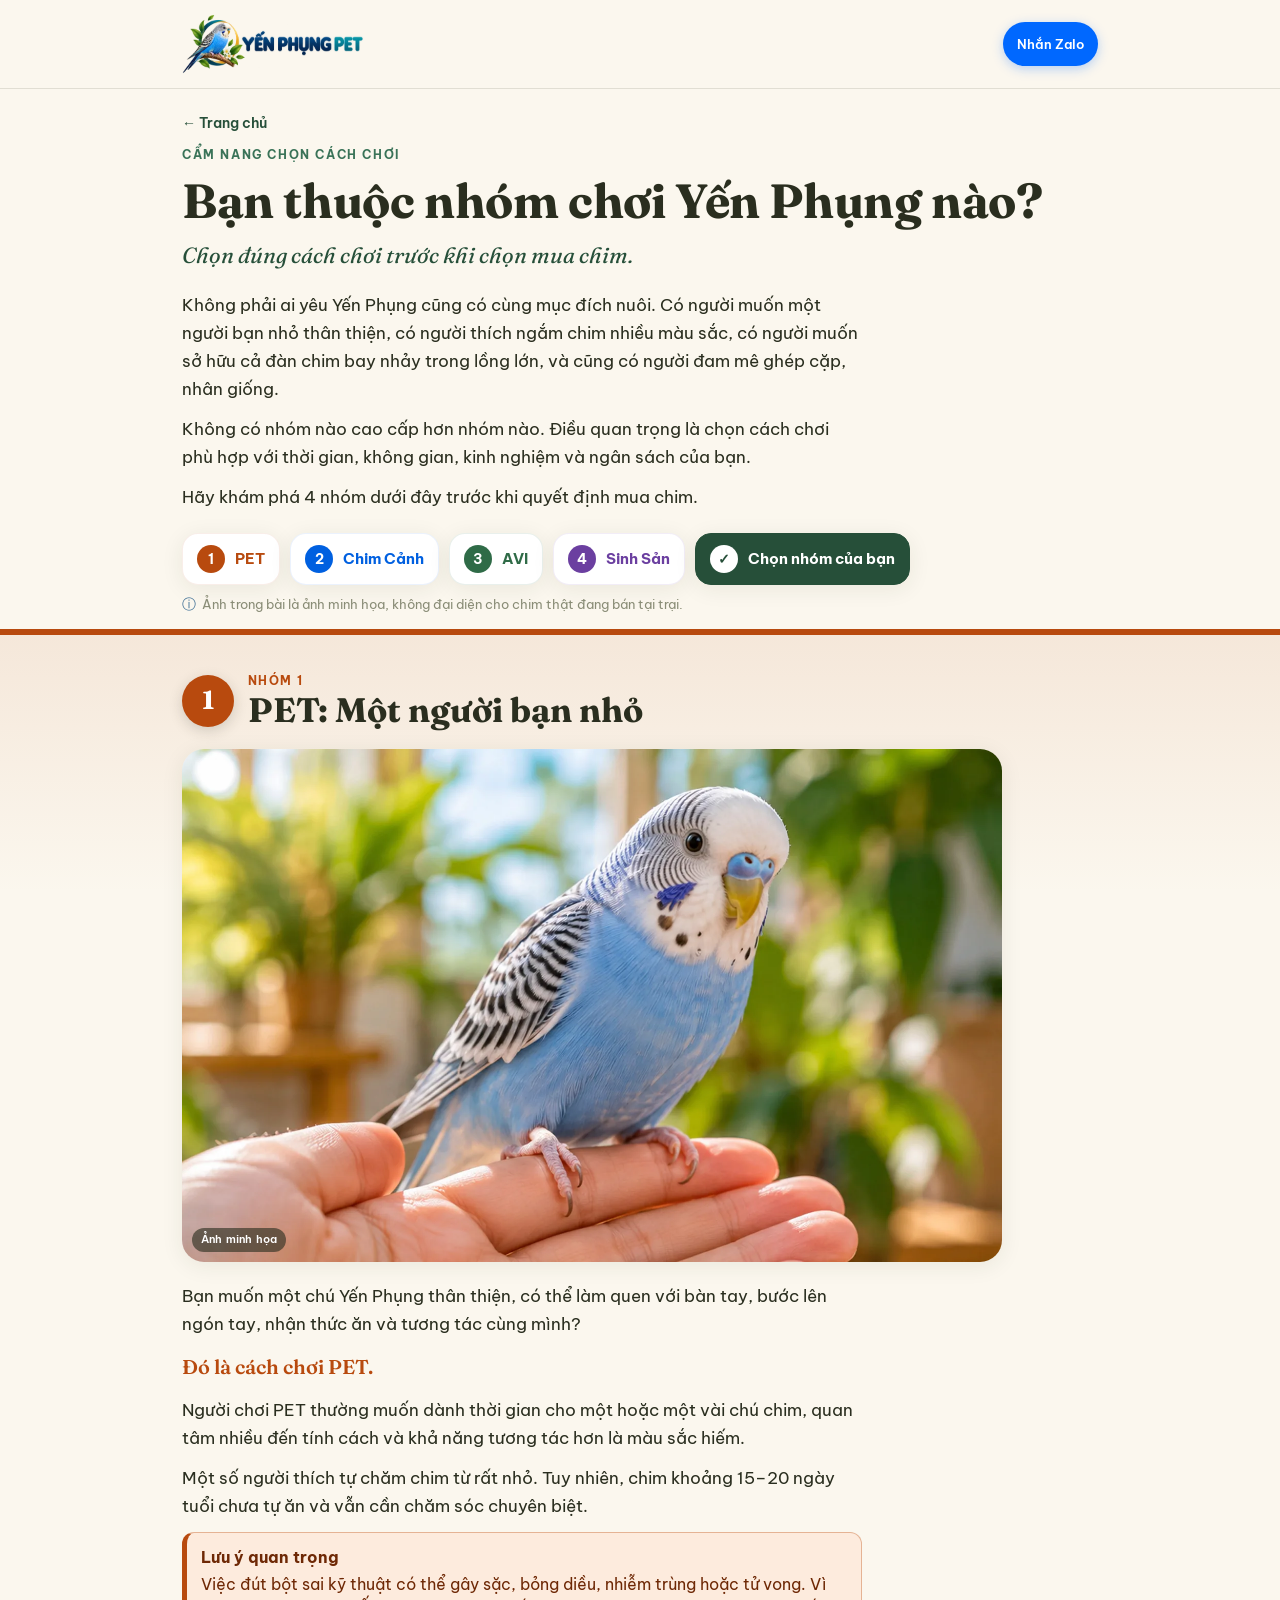
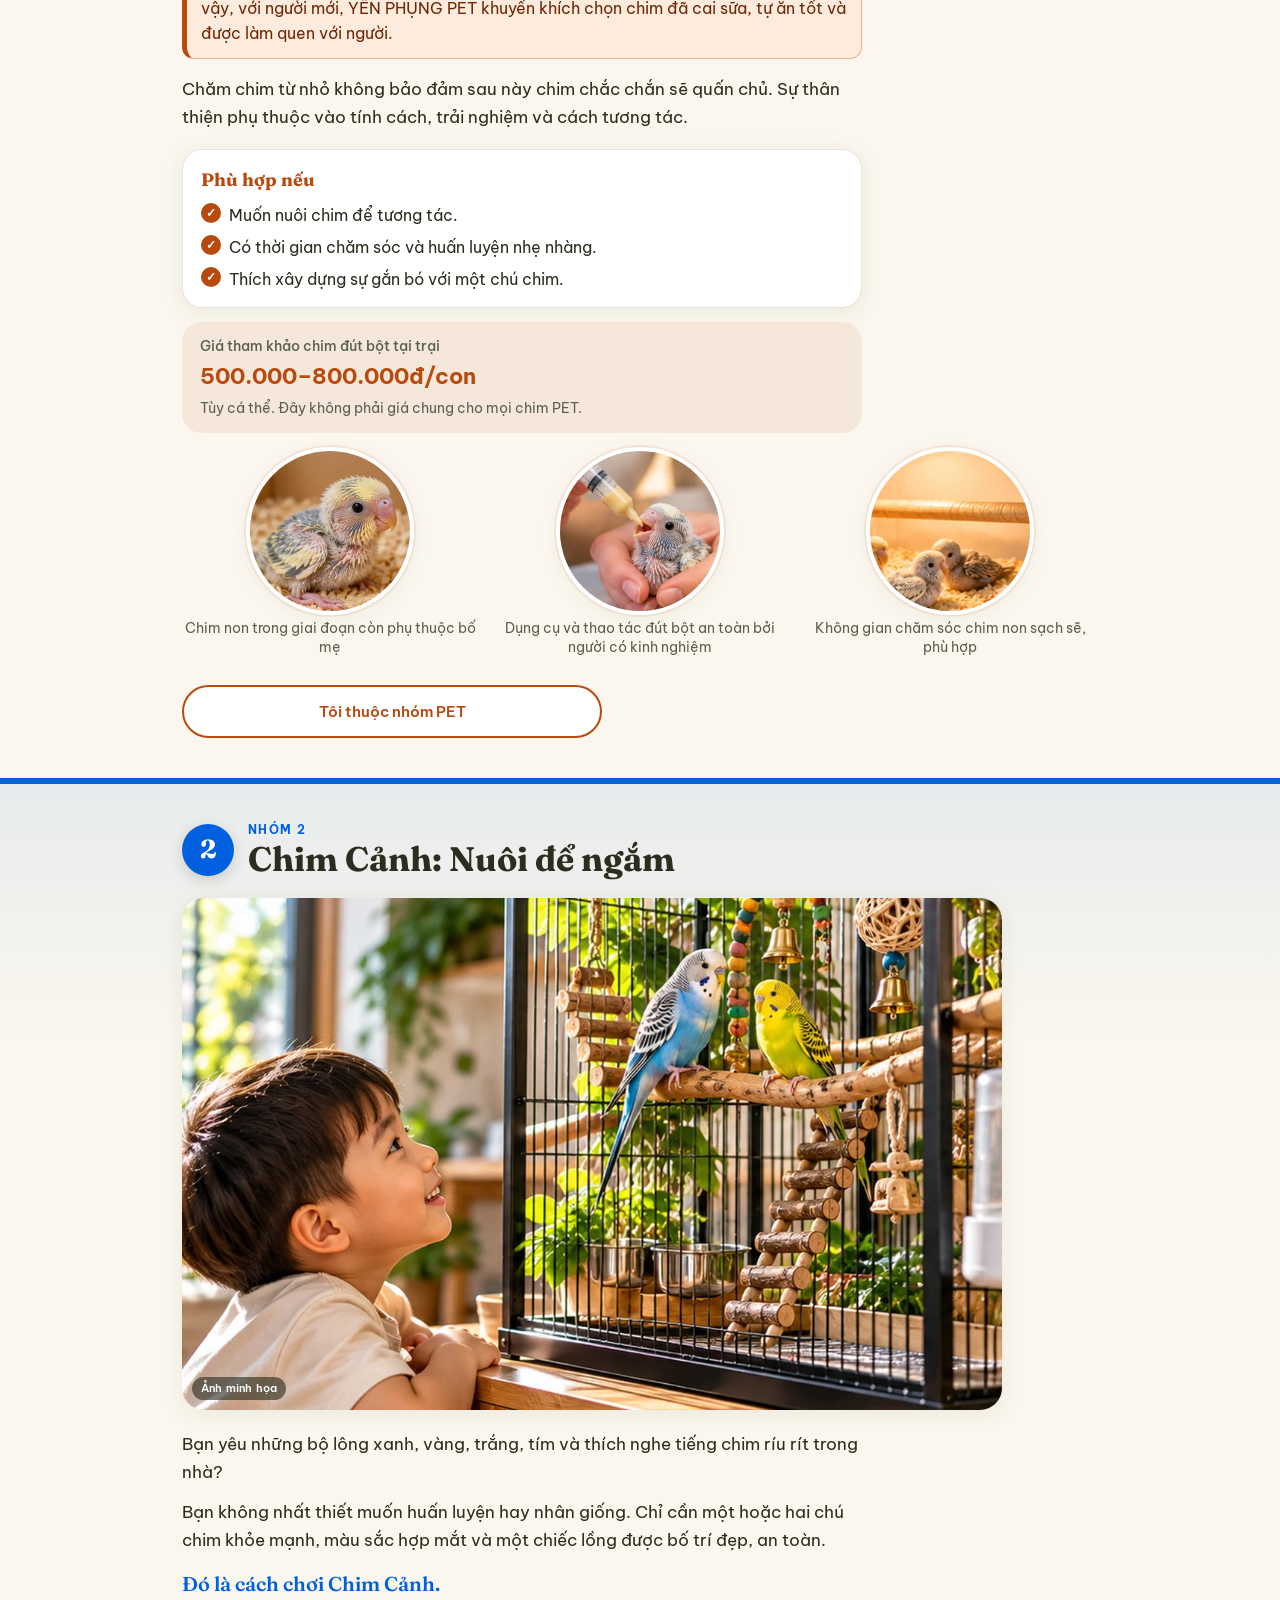
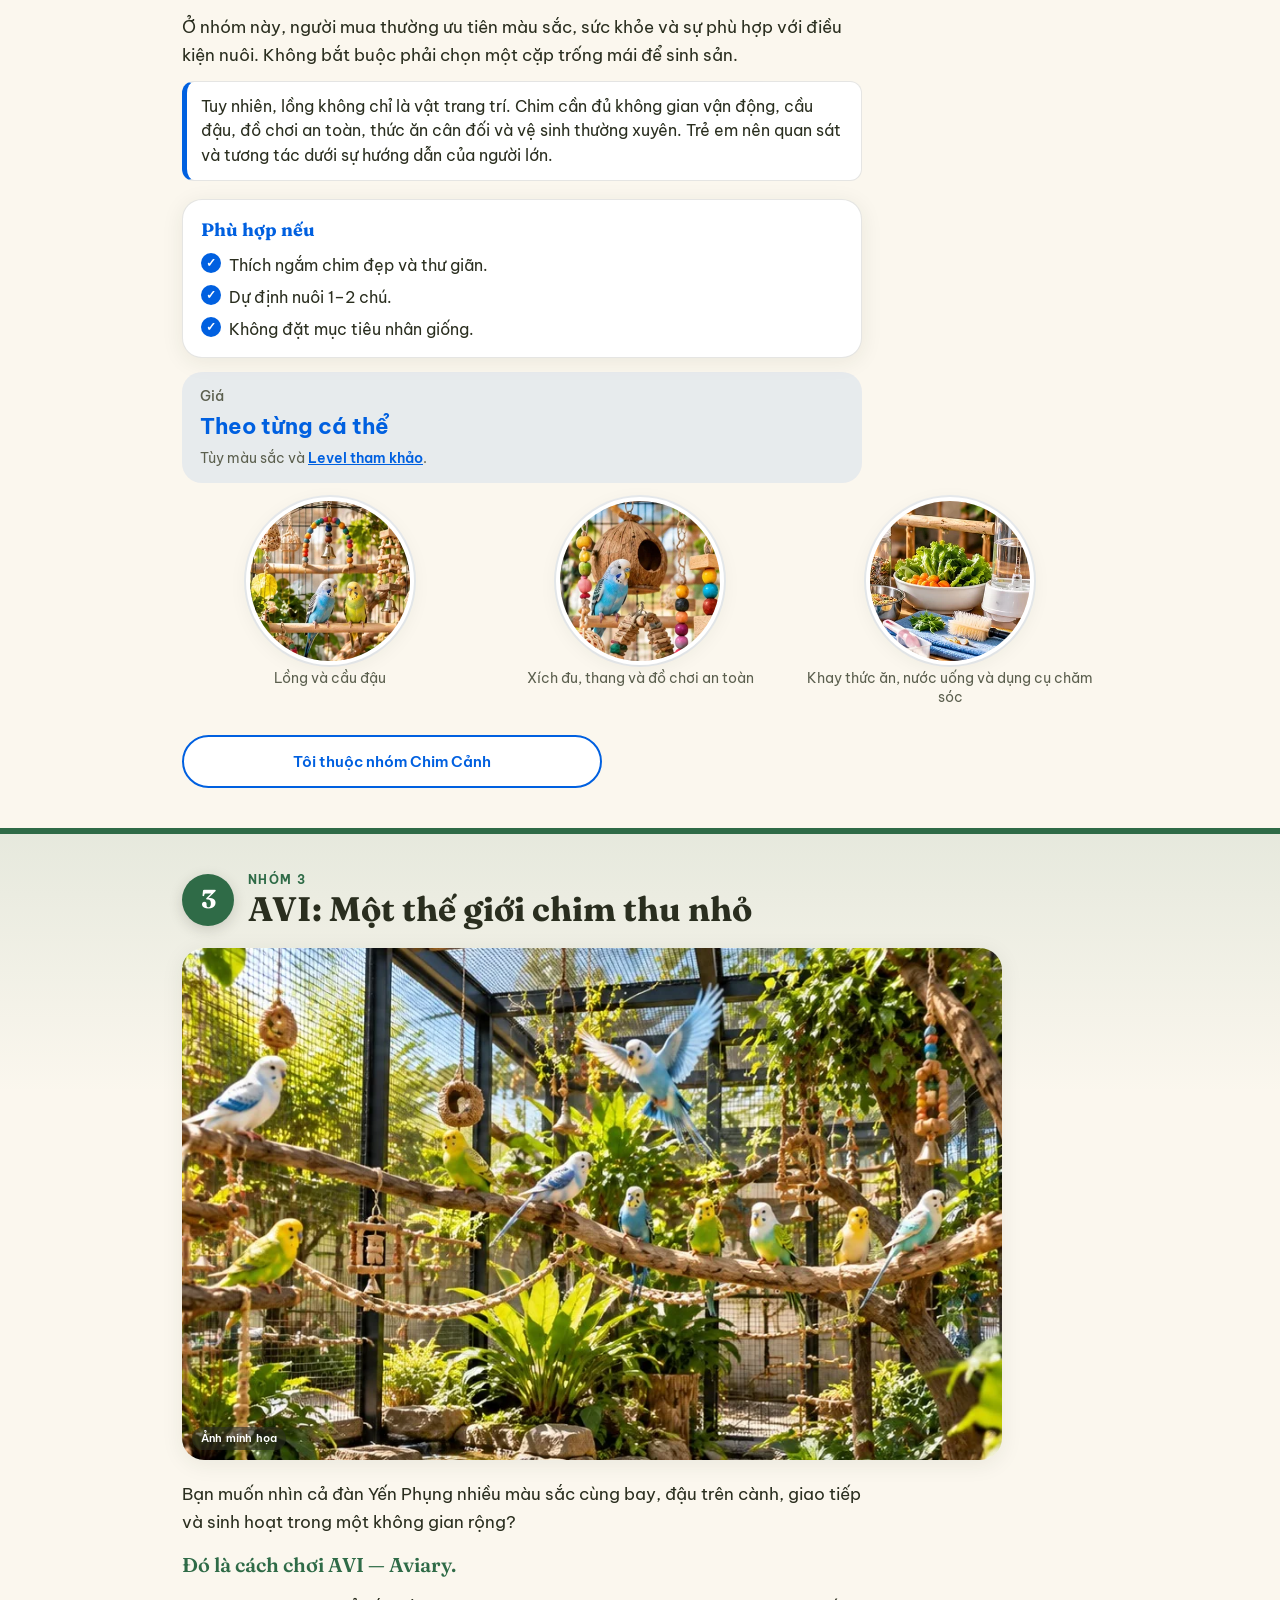
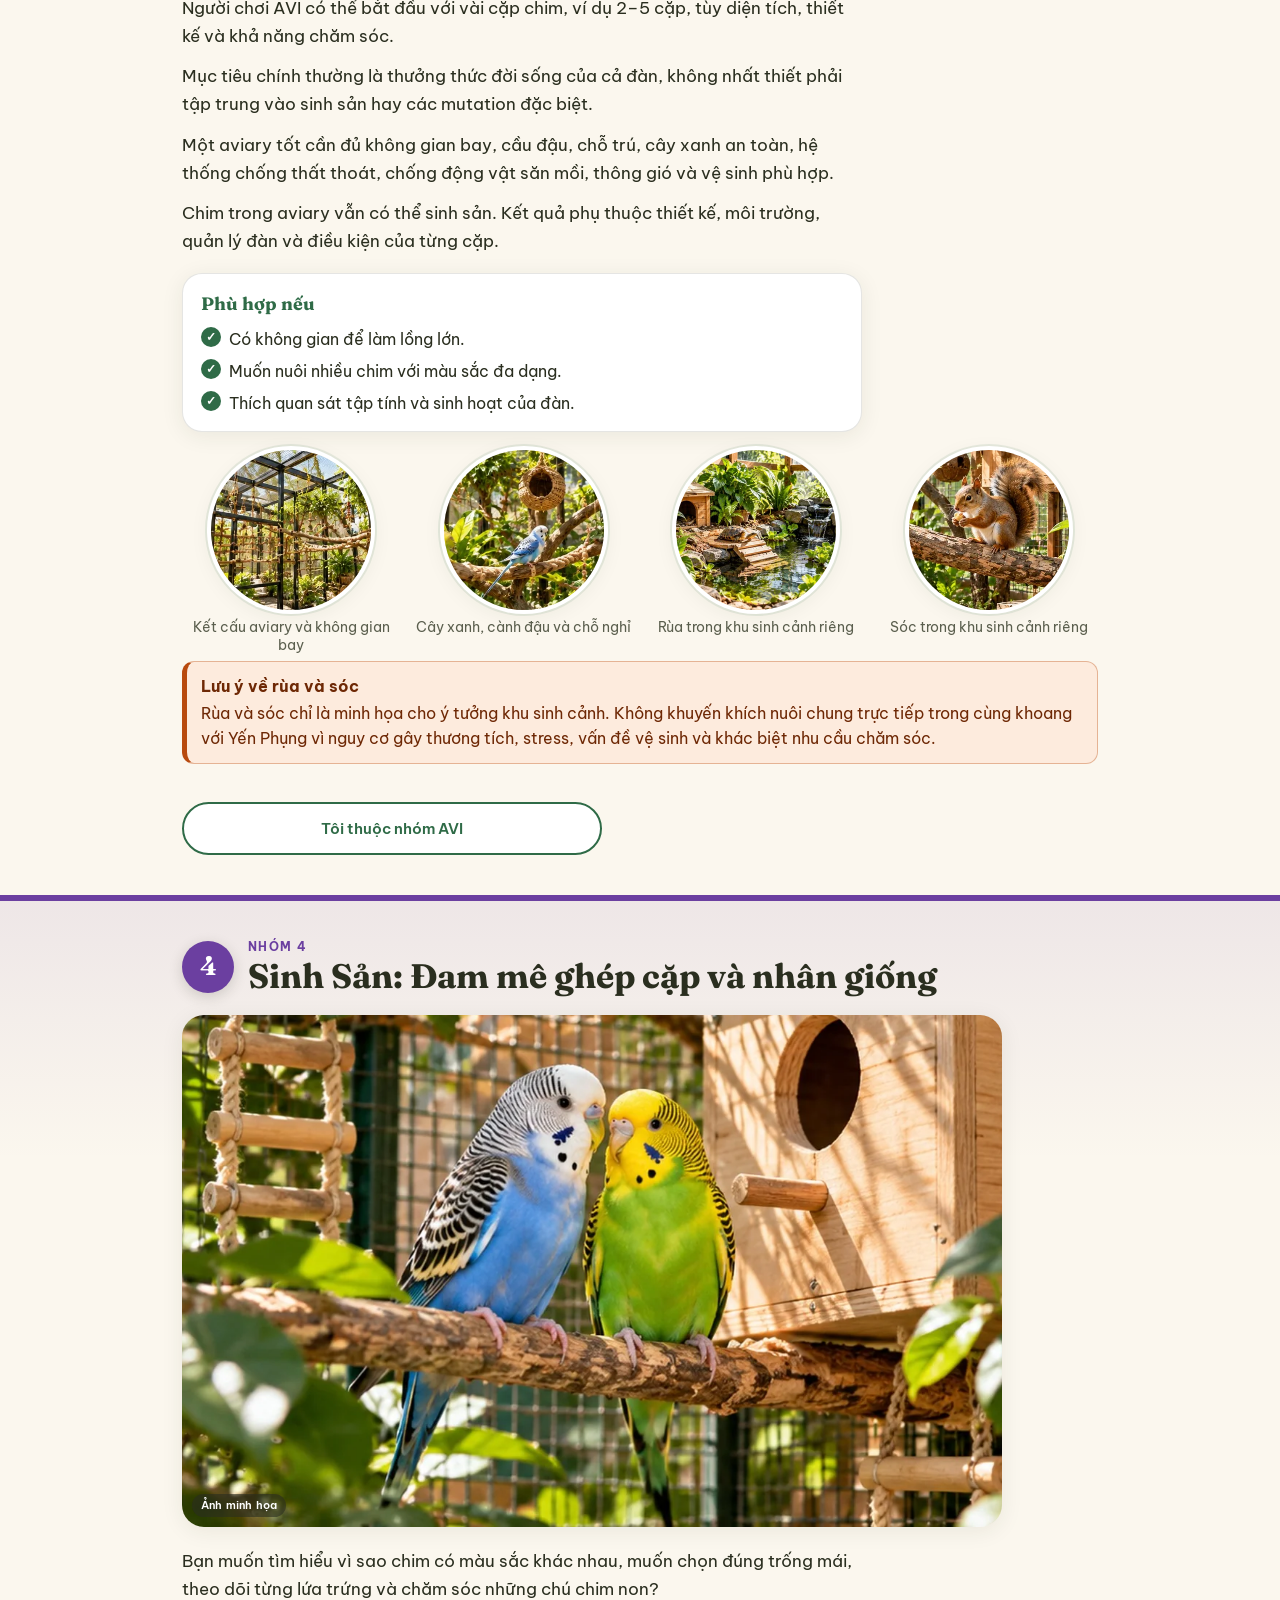
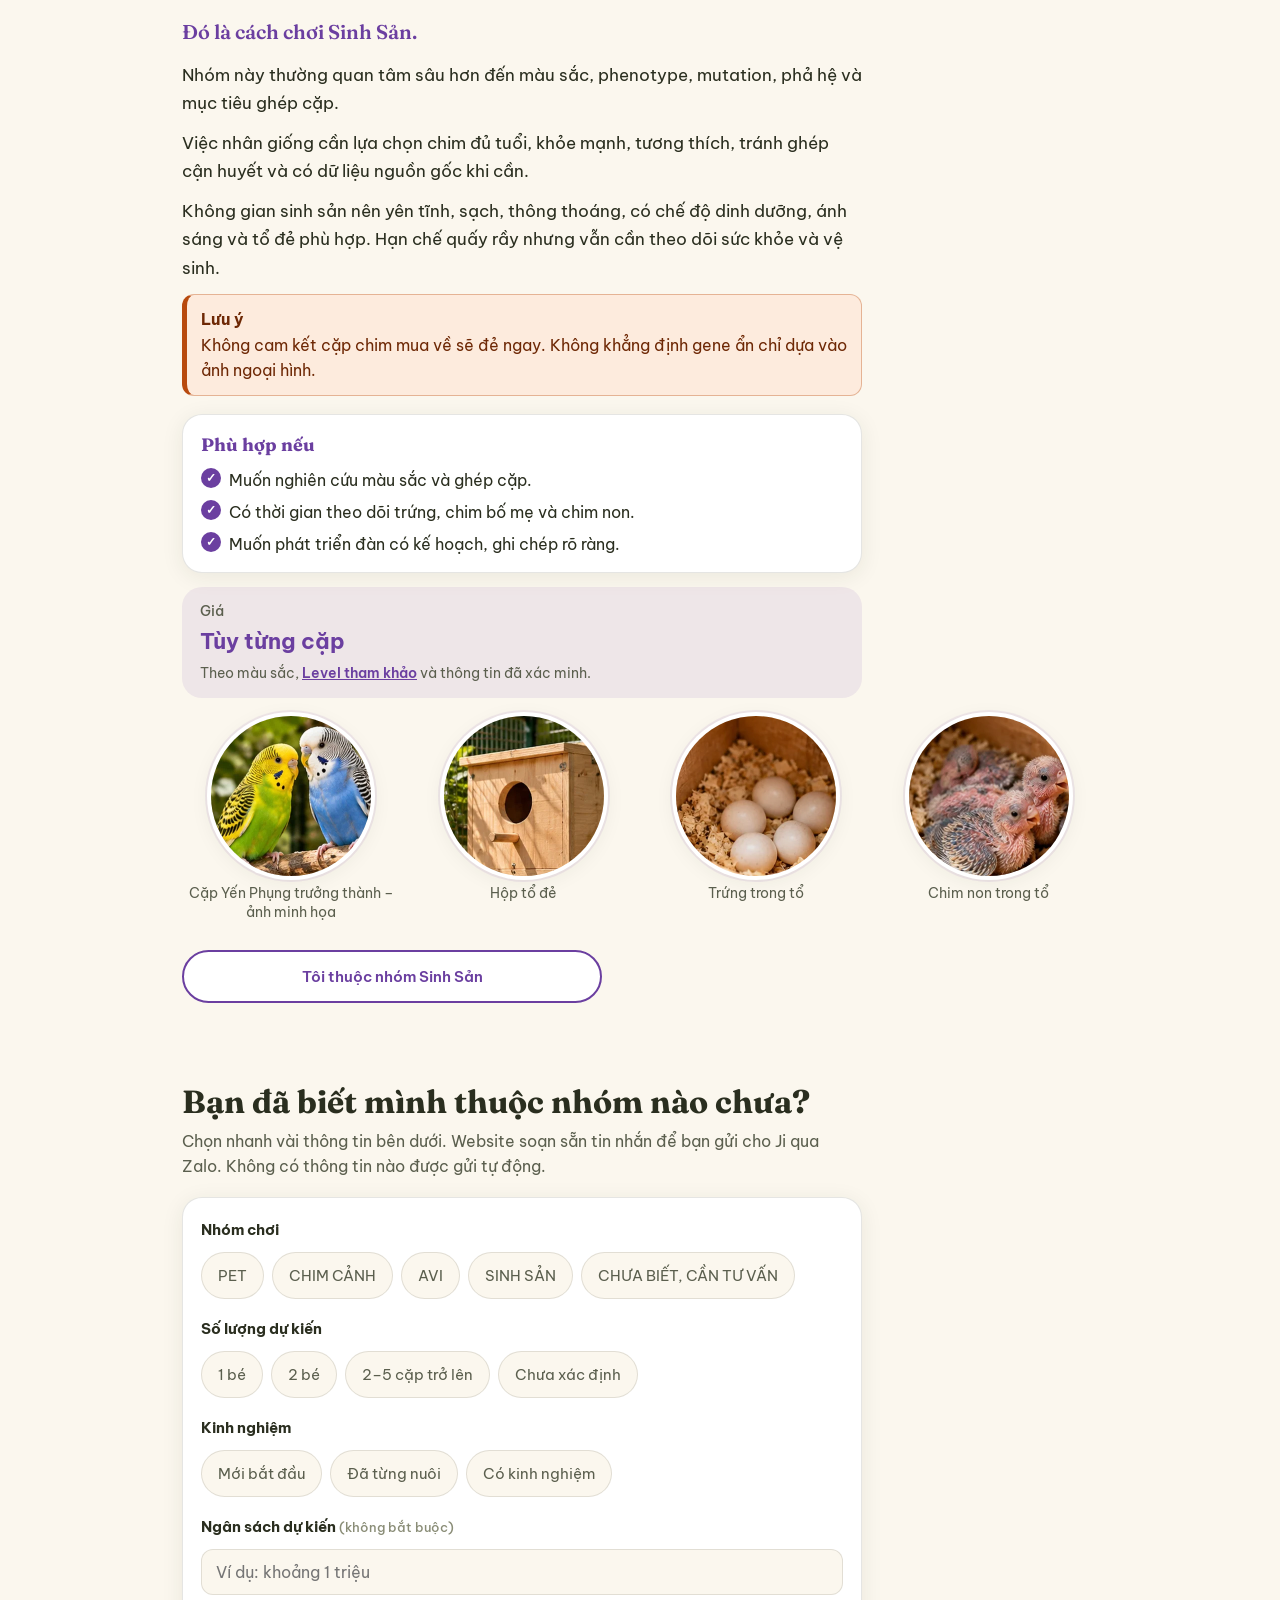
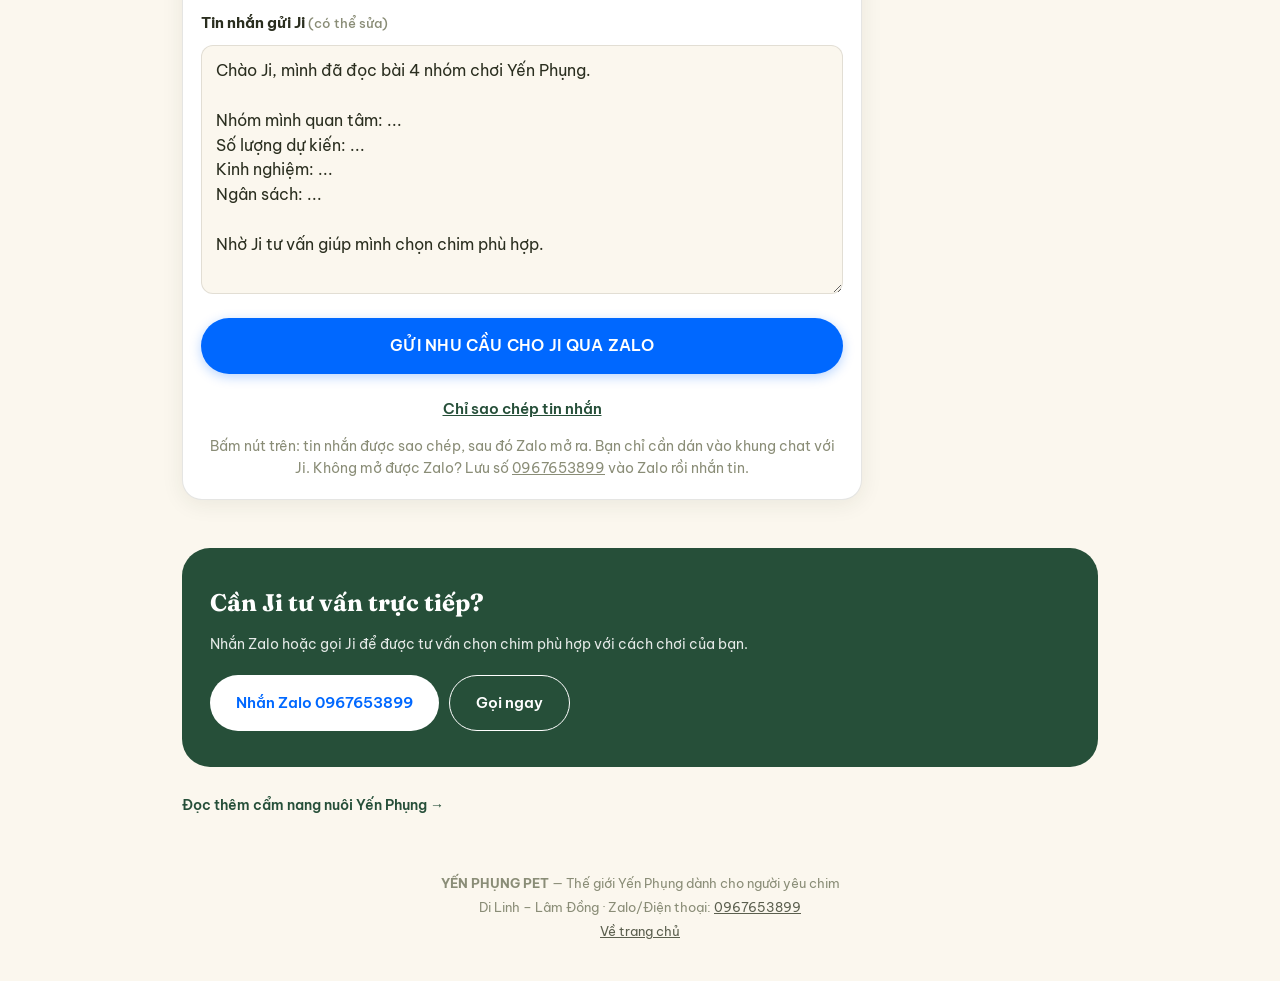
<file: chon-nhom-choi/index.html>
<!DOCTYPE html>
<html lang="vi">
<head>
<meta charset="UTF-8">
<meta name="viewport" content="width=device-width, initial-scale=1.0, viewport-fit=cover">
<!-- Phase 1M — trang tư vấn độc lập /chon-nhom-choi. Nội dung theo đặc tả OWNER (không lấy từ poster AI).
     Đường dẫn asset dùng dạng tuyệt đối (/assets/...) để chạy đúng cả với /chon-nhom-choi và /chon-nhom-choi/. -->
<title>Bạn thuộc nhóm chơi Yến Phụng nào? — YẾN PHỤNG PET</title>
<meta name="description" content="PET, Chim Cảnh, AVI hay Sinh Sản? Tìm hiểu 4 nhóm chơi Yến Phụng để chọn đúng cách chơi trước khi chọn mua chim, rồi gửi nhu cầu cho Ji qua Zalo 0967653899.">
<link rel="canonical" href="https://yenphungviet.vercel.app/chon-nhom-choi">
<meta name="theme-color" content="#3A7358">
<meta property="og:type" content="article">
<meta property="og:locale" content="vi_VN">
<meta property="og:site_name" content="YẾN PHỤNG PET">
<meta property="og:url" content="https://yenphungviet.vercel.app/chon-nhom-choi">
<meta property="og:title" content="Bạn thuộc nhóm chơi Yến Phụng nào?">
<meta property="og:description" content="Chọn đúng cách chơi trước khi chọn mua chim: PET, Chim Cảnh, AVI hay Sinh Sản.">
<!-- Ảnh chia sẻ tạm dùng OG chung của website. Thay bằng ảnh riêng cho bài này khi OWNER cung cấp. -->
<meta property="og:image" content="https://yenphungviet.vercel.app/assets/brand/og-yenphungpet.jpg">
<meta property="og:image:width" content="1200">
<meta property="og:image:height" content="630">
<meta property="og:image:alt" content="YẾN PHỤNG PET — minh họa chim Yến Phụng">
<meta name="twitter:card" content="summary_large_image">
<meta name="twitter:image" content="https://yenphungviet.vercel.app/assets/brand/og-yenphungpet.jpg">
<link rel="icon" href="/assets/brand/favicon.ico" sizes="any">
<link rel="icon" type="image/png" sizes="32x32" href="/assets/brand/favicon-32.png">
<link rel="apple-touch-icon" href="/assets/brand/apple-touch-icon.png">
<link rel="preconnect" href="https://fonts.googleapis.com">
<link rel="preconnect" href="https://fonts.gstatic.com" crossorigin>
<link href="https://fonts.googleapis.com/css2?family=Fraunces:ital,opsz,wght@0,9..144,500;0,9..144,600;0,9..144,700;1,9..144,500&family=Be+Vietnam+Pro:wght@400;500;600;700&display=swap" rel="stylesheet">
<link rel="stylesheet" href="/assets/css/site.css">
<link rel="stylesheet" href="/assets/css/nhom-choi.css">
</head>
<body class="ncp">

<header>
  <div class="header-inner">
    <a class="brand" href="/" aria-label="Trang chủ YẾN PHỤNG PET">
      <img class="brand-logo" src="/assets/brand/logo-yenphungpet.webp" width="545" height="180" alt="YẾN PHỤNG PET">
    </a>
    <a class="btn btn-zalo btn-sm ncp-head-zalo" href="https://zalo.me/0967653899" target="_blank" rel="noopener">Nhắn Zalo</a>
  </div>
</header>

<main class="ncp-main-wrap">

  <!-- MỞ ĐẦU -->
  <section class="wrap ncp-intro">
    <a class="back-link" href="/">← Trang chủ</a>
    <span class="eyebrow">Cẩm nang chọn cách chơi</span>
    <h1>Bạn thuộc nhóm chơi Yến Phụng nào?</h1>
    <p class="ncp-sub">Chọn đúng cách chơi trước khi chọn mua chim.</p>
    <div class="ncp-lead">
      <p>Không phải ai yêu Yến Phụng cũng có cùng mục đích nuôi. Có người muốn một người bạn nhỏ thân thiện, có người thích ngắm chim nhiều màu sắc, có người muốn sở hữu cả đàn chim bay nhảy trong lồng lớn, và cũng có người đam mê ghép cặp, nhân giống.</p>
      <p>Không có nhóm nào cao cấp hơn nhóm nào. Điều quan trọng là chọn cách chơi phù hợp với thời gian, không gian, kinh nghiệm và ngân sách của bạn.</p>
      <p>Hãy khám phá 4 nhóm dưới đây trước khi quyết định mua chim.</p>
    </div>

    <nav class="ncp-toc" aria-label="Mục lục nhanh">
      <a class="ncp-toc-item tone-pet" href="#pet"><span class="ncp-toc-num">1</span><span>PET</span></a>
      <a class="ncp-toc-item tone-canh" href="#chim-canh"><span class="ncp-toc-num">2</span><span>Chim Cảnh</span></a>
      <a class="ncp-toc-item tone-avi" href="#avi"><span class="ncp-toc-num">3</span><span>AVI</span></a>
      <a class="ncp-toc-item tone-ss" href="#sinh-san"><span class="ncp-toc-num">4</span><span>Sinh Sản</span></a>
      <a class="ncp-toc-item tone-choose" href="#chon-nhom"><span class="ncp-toc-num">✓</span><span>Chọn nhóm của bạn</span></a>
    </nav>
    <p class="visual-note ncp-ai-note"><span class="vn-icon" aria-hidden="true">ⓘ</span>Ảnh trong bài là ảnh minh họa, không đại diện cho chim thật đang bán tại trại.</p>
  </section>

  <!-- NHÓM 1 — PET -->
  <section class="ncp-group tone-pet" id="pet" aria-labelledby="pet-title">
    <div class="wrap">
      <div class="ncp-group-head">
        <span class="ncp-num" aria-hidden="true">1</span>
        <div>
          <span class="ncp-kicker">Nhóm 1</span>
          <h2 id="pet-title">PET: Một người bạn nhỏ</h2>
        </div>
      </div>

      <figure class="ncp-figure" data-asset="PET-01">
        <img src="/assets/nhom-choi/pet-01-1600.webp" srcset="/assets/nhom-choi/pet-01-800.webp 800w, /assets/nhom-choi/pet-01-1600.webp 1600w" sizes="(max-width: 860px) 100vw, 820px" width="1600" height="1000" alt="Ảnh minh họa: Yến Phụng thân thiện đứng trên bàn tay người" decoding="async">
        <span class="ai-badge">Ảnh minh họa</span>
      </figure>

      <div class="ncp-body">
        <p>Bạn muốn một chú Yến Phụng thân thiện, có thể làm quen với bàn tay, bước lên ngón tay, nhận thức ăn và tương tác cùng mình?</p>
        <p class="ncp-callout-line">Đó là cách chơi PET.</p>
        <p>Người chơi PET thường muốn dành thời gian cho một hoặc một vài chú chim, quan tâm nhiều đến tính cách và khả năng tương tác hơn là màu sắc hiếm.</p>
        <p>Một số người thích tự chăm chim từ rất nhỏ. Tuy nhiên, chim khoảng 15–20 ngày tuổi chưa tự ăn và vẫn cần chăm sóc chuyên biệt.</p>
        <div class="ncp-warn" role="note"><strong>Lưu ý quan trọng</strong>Việc đút bột sai kỹ thuật có thể gây sặc, bỏng diều, nhiễm trùng hoặc tử vong. Vì vậy, với người mới, YẾN PHỤNG PET khuyến khích chọn chim đã cai sữa, tự ăn tốt và được làm quen với người.</div>
        <p>Chăm chim từ nhỏ không bảo đảm sau này chim chắc chắn sẽ quấn chủ. Sự thân thiện phụ thuộc vào tính cách, trải nghiệm và cách tương tác.</p>

        <div class="ncp-fit">
          <h3>Phù hợp nếu</h3>
          <ul>
            <li>Muốn nuôi chim để tương tác.</li>
            <li>Có thời gian chăm sóc và huấn luyện nhẹ nhàng.</li>
            <li>Thích xây dựng sự gắn bó với một chú chim.</li>
          </ul>
        </div>

        <div class="ncp-price">
          <span class="ncp-price-label">Giá tham khảo chim đút bột tại trại</span>
          <strong>500.000–800.000đ/con</strong>
          <span class="ncp-price-note">Tùy cá thể. Đây không phải giá chung cho mọi chim PET.</span>
        </div>
      </div>

      <ul class="ncp-subs" aria-label="Ảnh minh họa nhóm PET">
        <li><div class="ph-circle" data-asset="PET-02"><img src="/assets/nhom-choi/pet-02.webp" width="320" height="320" alt="Ảnh minh họa: chim non còn phụ thuộc bố mẹ" loading="lazy" decoding="async"></div><span>Chim non trong giai đoạn còn phụ thuộc bố mẹ</span></li>
        <li><div class="ph-circle" data-asset="PET-03"><img src="/assets/nhom-choi/pet-03.webp" width="320" height="320" alt="Ảnh minh họa: đút bột cho chim non bằng dụng cụ chuyên dụng" loading="lazy" decoding="async"></div><span>Dụng cụ và thao tác đút bột an toàn bởi người có kinh nghiệm</span></li>
        <li><div class="ph-circle" data-asset="PET-04"><img src="/assets/nhom-choi/pet-04.webp" width="320" height="320" alt="Ảnh minh họa: không gian chăm sóc chim non sạch sẽ, có đèn sưởi" loading="lazy" decoding="async"></div><span>Không gian chăm sóc chim non sạch sẽ, phù hợp</span></li>
      </ul>

      <button type="button" class="btn btn-lg btn-block ncp-pick" data-pick="PET">Tôi thuộc nhóm PET</button>
    </div>
  </section>

  <!-- NHÓM 2 — CHIM CẢNH -->
  <section class="ncp-group tone-canh" id="chim-canh" aria-labelledby="canh-title">
    <div class="wrap">
      <div class="ncp-group-head">
        <span class="ncp-num" aria-hidden="true">2</span>
        <div>
          <span class="ncp-kicker">Nhóm 2</span>
          <h2 id="canh-title">Chim Cảnh: Nuôi để ngắm</h2>
        </div>
      </div>

      <figure class="ncp-figure" data-asset="CANH-01">
        <img src="/assets/nhom-choi/canh-01-1100.webp" srcset="/assets/nhom-choi/canh-01-640.webp 640w, /assets/nhom-choi/canh-01-1100.webp 1098w" sizes="(max-width: 860px) 100vw, 820px" width="1098" height="686" alt="Ảnh minh họa: em bé đứng ngắm hai chú Yến Phụng trong lồng nuôi cảnh rộng" loading="lazy" decoding="async">
        <span class="ai-badge">Ảnh minh họa</span>
      </figure>

      <div class="ncp-body">
        <p>Bạn yêu những bộ lông xanh, vàng, trắng, tím và thích nghe tiếng chim ríu rít trong nhà?</p>
        <p>Bạn không nhất thiết muốn huấn luyện hay nhân giống. Chỉ cần một hoặc hai chú chim khỏe mạnh, màu sắc hợp mắt và một chiếc lồng được bố trí đẹp, an toàn.</p>
        <p class="ncp-callout-line">Đó là cách chơi Chim Cảnh.</p>
        <p>Ở nhóm này, người mua thường ưu tiên màu sắc, sức khỏe và sự phù hợp với điều kiện nuôi. Không bắt buộc phải chọn một cặp trống mái để sinh sản.</p>
        <div class="ncp-note">Tuy nhiên, lồng không chỉ là vật trang trí. Chim cần đủ không gian vận động, cầu đậu, đồ chơi an toàn, thức ăn cân đối và vệ sinh thường xuyên. Trẻ em nên quan sát và tương tác dưới sự hướng dẫn của người lớn.</div>

        <div class="ncp-fit">
          <h3>Phù hợp nếu</h3>
          <ul>
            <li>Thích ngắm chim đẹp và thư giãn.</li>
            <li>Dự định nuôi 1–2 chú.</li>
            <li>Không đặt mục tiêu nhân giống.</li>
          </ul>
        </div>

        <div class="ncp-price">
          <span class="ncp-price-label">Giá</span>
          <strong>Theo từng cá thể</strong>
          <span class="ncp-price-note">Tùy màu sắc và <a href="/#catalogue">Level tham khảo</a>.</span>
        </div>
      </div>

      <ul class="ncp-subs" aria-label="Ảnh minh họa nhóm Chim Cảnh">
        <li><div class="ph-circle" data-asset="CANH-02"><img src="/assets/nhom-choi/canh-02.webp" width="320" height="320" alt="Ảnh minh họa: lồng và cầu đậu" loading="lazy" decoding="async"></div><span>Lồng và cầu đậu</span></li>
        <li><div class="ph-circle" data-asset="CANH-03"><img src="/assets/nhom-choi/canh-03.webp" width="320" height="320" alt="Ảnh minh họa: đồ chơi cho Yến Phụng" loading="lazy" decoding="async"></div><span>Xích đu, thang và đồ chơi an toàn</span></li>
        <li><div class="ph-circle" data-asset="CANH-04"><img src="/assets/nhom-choi/canh-04.webp" width="303" height="303" alt="Ảnh minh họa: khay thức ăn, nước uống và dụng cụ chăm sóc" loading="lazy" decoding="async"></div><span>Khay thức ăn, nước uống và dụng cụ chăm sóc</span></li>
      </ul>

      <button type="button" class="btn btn-lg btn-block ncp-pick" data-pick="CHIM CẢNH">Tôi thuộc nhóm Chim Cảnh</button>
    </div>
  </section>

  <!-- NHÓM 3 — AVI -->
  <section class="ncp-group tone-avi" id="avi" aria-labelledby="avi-title">
    <div class="wrap">
      <div class="ncp-group-head">
        <span class="ncp-num" aria-hidden="true">3</span>
        <div>
          <span class="ncp-kicker">Nhóm 3</span>
          <h2 id="avi-title">AVI: Một thế giới chim thu nhỏ</h2>
        </div>
      </div>

      <figure class="ncp-figure" data-asset="AVI-01">
        <img src="/assets/nhom-choi/avi-01-910.webp" srcset="/assets/nhom-choi/avi-01-640.webp 640w, /assets/nhom-choi/avi-01-910.webp 910w" sizes="(max-width: 860px) 100vw, 820px" width="910" height="569" alt="Ảnh minh họa: aviary lớn với nhiều Yến Phụng, cây xanh và cành đậu" loading="lazy" decoding="async">
        <span class="ai-badge">Ảnh minh họa</span>
      </figure>

      <div class="ncp-body">
        <p>Bạn muốn nhìn cả đàn Yến Phụng nhiều màu sắc cùng bay, đậu trên cành, giao tiếp và sinh hoạt trong một không gian rộng?</p>
        <p class="ncp-callout-line">Đó là cách chơi AVI — Aviary.</p>
        <p>Người chơi AVI có thể bắt đầu với vài cặp chim, ví dụ 2–5 cặp, tùy diện tích, thiết kế và khả năng chăm sóc.</p>
        <p>Mục tiêu chính thường là thưởng thức đời sống của cả đàn, không nhất thiết phải tập trung vào sinh sản hay các mutation đặc biệt.</p>
        <p>Một aviary tốt cần đủ không gian bay, cầu đậu, chỗ trú, cây xanh an toàn, hệ thống chống thất thoát, chống động vật săn mồi, thông gió và vệ sinh phù hợp.</p>
        <p>Chim trong aviary vẫn có thể sinh sản. Kết quả phụ thuộc thiết kế, môi trường, quản lý đàn và điều kiện của từng cặp.</p>

        <div class="ncp-fit">
          <h3>Phù hợp nếu</h3>
          <ul>
            <li>Có không gian để làm lồng lớn.</li>
            <li>Muốn nuôi nhiều chim với màu sắc đa dạng.</li>
            <li>Thích quan sát tập tính và sinh hoạt của đàn.</li>
          </ul>
        </div>
      </div>

      <ul class="ncp-subs ncp-subs-4" aria-label="Ảnh minh họa nhóm AVI">
        <li><div class="ph-circle" data-asset="AVI-02"><img src="/assets/nhom-choi/avi-02.webp" width="296" height="296" alt="Ảnh minh họa: kết cấu aviary và không gian bay" loading="lazy" decoding="async"></div><span>Kết cấu aviary và không gian bay</span></li>
        <li><div class="ph-circle" data-asset="AVI-03"><img src="/assets/nhom-choi/avi-03.webp" width="293" height="293" alt="Ảnh minh họa: Yến Phụng trên cành đậu giữa cây xanh" loading="lazy" decoding="async"></div><span>Cây xanh, cành đậu và chỗ nghỉ</span></li>
        <li><div class="ph-circle" data-asset="AVI-04"><img src="/assets/nhom-choi/avi-04.webp" width="320" height="320" alt="Ảnh minh họa: rùa trong khu sinh cảnh riêng có nhà gỗ và hồ nước" loading="lazy" decoding="async"></div><span>Rùa trong khu sinh cảnh riêng</span></li>
        <li><div class="ph-circle" data-asset="AVI-05"><img src="/assets/nhom-choi/avi-05.webp" width="310" height="310" alt="Ảnh minh họa: sóc trong khu sinh cảnh riêng" loading="lazy" decoding="async"></div><span>Sóc trong khu sinh cảnh riêng</span></li>
      </ul>
      <div class="ncp-warn" role="note"><strong>Lưu ý về rùa và sóc</strong>Rùa và sóc chỉ là minh họa cho ý tưởng khu sinh cảnh. Không khuyến khích nuôi chung trực tiếp trong cùng khoang với Yến Phụng vì nguy cơ gây thương tích, stress, vấn đề vệ sinh và khác biệt nhu cầu chăm sóc.</div>

      <button type="button" class="btn btn-lg btn-block ncp-pick" data-pick="AVI">Tôi thuộc nhóm AVI</button>
    </div>
  </section>

  <!-- NHÓM 4 — SINH SẢN -->
  <section class="ncp-group tone-ss" id="sinh-san" aria-labelledby="ss-title">
    <div class="wrap">
      <div class="ncp-group-head">
        <span class="ncp-num" aria-hidden="true">4</span>
        <div>
          <span class="ncp-kicker">Nhóm 4</span>
          <h2 id="ss-title">Sinh Sản: Đam mê ghép cặp và nhân giống</h2>
        </div>
      </div>

      <figure class="ncp-figure" data-asset="SS-01">
        <img src="/assets/nhom-choi/ss-01-1130.webp" srcset="/assets/nhom-choi/ss-01-640.webp 640w, /assets/nhom-choi/ss-01-1130.webp 1130w" sizes="(max-width: 860px) 100vw, 820px" width="1130" height="706" alt="Ảnh minh họa: một cặp Yến Phụng trưởng thành đậu cạnh hộp tổ đẻ" loading="lazy" decoding="async">
        <span class="ai-badge">Ảnh minh họa</span>
      </figure>

      <div class="ncp-body">
        <p>Bạn muốn tìm hiểu vì sao chim có màu sắc khác nhau, muốn chọn đúng trống mái, theo dõi từng lứa trứng và chăm sóc những chú chim non?</p>
        <p class="ncp-callout-line">Đó là cách chơi Sinh Sản.</p>
        <p>Nhóm này thường quan tâm sâu hơn đến màu sắc, phenotype, mutation, phả hệ và mục tiêu ghép cặp.</p>
        <p>Việc nhân giống cần lựa chọn chim đủ tuổi, khỏe mạnh, tương thích, tránh ghép cận huyết và có dữ liệu nguồn gốc khi cần.</p>
        <p>Không gian sinh sản nên yên tĩnh, sạch, thông thoáng, có chế độ dinh dưỡng, ánh sáng và tổ đẻ phù hợp. Hạn chế quấy rầy nhưng vẫn cần theo dõi sức khỏe và vệ sinh.</p>
        <div class="ncp-warn" role="note"><strong>Lưu ý</strong>Không cam kết cặp chim mua về sẽ đẻ ngay. Không khẳng định gene ẩn chỉ dựa vào ảnh ngoại hình.</div>

        <div class="ncp-fit">
          <h3>Phù hợp nếu</h3>
          <ul>
            <li>Muốn nghiên cứu màu sắc và ghép cặp.</li>
            <li>Có thời gian theo dõi trứng, chim bố mẹ và chim non.</li>
            <li>Muốn phát triển đàn có kế hoạch, ghi chép rõ ràng.</li>
          </ul>
        </div>

        <div class="ncp-price">
          <span class="ncp-price-label">Giá</span>
          <strong>Tùy từng cặp</strong>
          <span class="ncp-price-note">Theo màu sắc, <a href="/#catalogue">Level tham khảo</a> và thông tin đã xác minh.</span>
        </div>
      </div>

      <ul class="ncp-subs ncp-subs-4" aria-label="Ảnh minh họa nhóm Sinh Sản">
        <li><div class="ph-circle" data-asset="SS-02"><img src="/assets/nhom-choi/ss-02.webp" width="320" height="320" alt="Ảnh minh họa: một cặp Yến Phụng trưởng thành" loading="lazy" decoding="async"></div><span>Cặp Yến Phụng trưởng thành – ảnh minh họa</span></li>
        <li><div class="ph-circle" data-asset="SS-03"><img src="/assets/nhom-choi/ss-03.webp" width="320" height="320" alt="Ảnh minh họa: hộp tổ đẻ bằng gỗ" loading="lazy" decoding="async"></div><span>Hộp tổ đẻ</span></li>
        <li><div class="ph-circle" data-asset="SS-04"><img src="/assets/nhom-choi/ss-04.webp" width="320" height="320" alt="Ảnh minh họa: trứng trong tổ" loading="lazy" decoding="async"></div><span>Trứng trong tổ</span></li>
        <li><div class="ph-circle" data-asset="SS-05"><img src="/assets/nhom-choi/ss-05.webp" width="320" height="320" alt="Ảnh minh họa: chim non trong tổ" loading="lazy" decoding="async"></div><span>Chim non trong tổ</span></li>
      </ul>

      <button type="button" class="btn btn-lg btn-block ncp-pick" data-pick="SINH SẢN">Tôi thuộc nhóm Sinh Sản</button>
    </div>
  </section>

  <!-- KHÁCH TỰ CHỌN — chỉ tạo tin nhắn để khách tự gửi. Không gửi tự động, không ghi Supabase. -->
  <section class="wrap ncp-choose" id="chon-nhom" aria-labelledby="choose-title">
    <h2 id="choose-title">Bạn đã biết mình thuộc nhóm nào chưa?</h2>
    <p class="ncp-choose-lead">Chọn nhanh vài thông tin bên dưới. Website soạn sẵn tin nhắn để bạn gửi cho Ji qua Zalo. Không có thông tin nào được gửi tự động.</p>

    <form class="ncp-form" id="ncp-form" novalidate>
      <fieldset>
        <legend>Nhóm chơi</legend>
        <div class="ncp-pills">
          <label class="pill-opt"><input type="radio" name="group" value="PET"><span>PET</span></label>
          <label class="pill-opt"><input type="radio" name="group" value="CHIM CẢNH"><span>CHIM CẢNH</span></label>
          <label class="pill-opt"><input type="radio" name="group" value="AVI"><span>AVI</span></label>
          <label class="pill-opt"><input type="radio" name="group" value="SINH SẢN"><span>SINH SẢN</span></label>
          <label class="pill-opt"><input type="radio" name="group" value="CHƯA BIẾT, CẦN TƯ VẤN"><span>CHƯA BIẾT, CẦN TƯ VẤN</span></label>
        </div>
      </fieldset>
      <fieldset>
        <legend>Số lượng dự kiến</legend>
        <div class="ncp-pills">
          <label class="pill-opt"><input type="radio" name="qty" value="1 bé"><span>1 bé</span></label>
          <label class="pill-opt"><input type="radio" name="qty" value="2 bé"><span>2 bé</span></label>
          <label class="pill-opt"><input type="radio" name="qty" value="2–5 cặp trở lên"><span>2–5 cặp trở lên</span></label>
          <label class="pill-opt"><input type="radio" name="qty" value="Chưa xác định"><span>Chưa xác định</span></label>
        </div>
      </fieldset>
      <fieldset>
        <legend>Kinh nghiệm</legend>
        <div class="ncp-pills">
          <label class="pill-opt"><input type="radio" name="exp" value="Mới bắt đầu"><span>Mới bắt đầu</span></label>
          <label class="pill-opt"><input type="radio" name="exp" value="Đã từng nuôi"><span>Đã từng nuôi</span></label>
          <label class="pill-opt"><input type="radio" name="exp" value="Có kinh nghiệm"><span>Có kinh nghiệm</span></label>
        </div>
      </fieldset>
      <div class="ncp-field">
        <label for="ncp-budget">Ngân sách dự kiến <span class="ncp-optional">(không bắt buộc)</span></label>
        <input id="ncp-budget" name="budget" type="text" inputmode="text" autocomplete="off" maxlength="80" placeholder="Ví dụ: khoảng 1 triệu">
      </div>

      <div class="ncp-field">
        <label for="ncp-message">Tin nhắn gửi Ji <span class="ncp-optional">(có thể sửa)</span></label>
        <textarea id="ncp-message" rows="9"></textarea>
      </div>

      <a class="btn btn-zalo btn-lg btn-block ncp-send" id="ncp-send" href="https://zalo.me/0967653899" target="_blank" rel="noopener">GỬI NHU CẦU CHO JI QUA ZALO</a>
      <button type="button" class="ncp-copy" id="ncp-copy">Chỉ sao chép tin nhắn</button>
      <p class="ncp-hint">Bấm nút trên: tin nhắn được sao chép, sau đó Zalo mở ra. Bạn chỉ cần dán vào khung chat với Ji. Không mở được Zalo? Lưu số <a href="tel:0967653899">0967653899</a> vào Zalo rồi nhắn tin.</p>
    </form>
  </section>

  <!-- CTA CUỐI BÀI -->
  <section class="wrap ncp-end">
    <div class="contact-card ncp-end-card">
      <div>
        <h2>Cần Ji tư vấn trực tiếp?</h2>
        <p>Nhắn Zalo hoặc gọi Ji để được tư vấn chọn chim phù hợp với cách chơi của bạn.</p>
        <div class="contact-actions">
          <a class="btn btn-zalo btn-lg" href="https://zalo.me/0967653899" target="_blank" rel="noopener">Nhắn Zalo 0967653899</a>
          <a class="btn btn-outline btn-lg" href="tel:0967653899">Gọi ngay</a>
        </div>
      </div>
    </div>
    <p class="ncp-more"><a class="link-arrow" href="/#cam-nang">Đọc thêm cẩm nang nuôi Yến Phụng →</a></p>
  </section>
</main>

<footer>
  <div class="wrap">
    <p><strong>YẾN PHỤNG PET</strong> — Thế giới Yến Phụng dành cho người yêu chim</p>
    <p>Di Linh – Lâm Đồng · Zalo/Điện thoại: <a href="tel:0967653899">0967653899</a></p>
    <p><a href="/">Về trang chủ</a></p>
  </div>
</footer>

<div class="mobile-bar" role="navigation" aria-label="Liên hệ nhanh">
  <a class="btn btn-outline" href="#chon-nhom">Chọn nhóm</a>
  <a class="btn btn-zalo" href="https://zalo.me/0967653899" target="_blank" rel="noopener">Nhắn Zalo</a>
</div>

<div class="toast" id="toast" role="status" aria-live="polite"></div>

<script src="/assets/js/nhom-choi.js"></script>
</body>
</html>
</file>
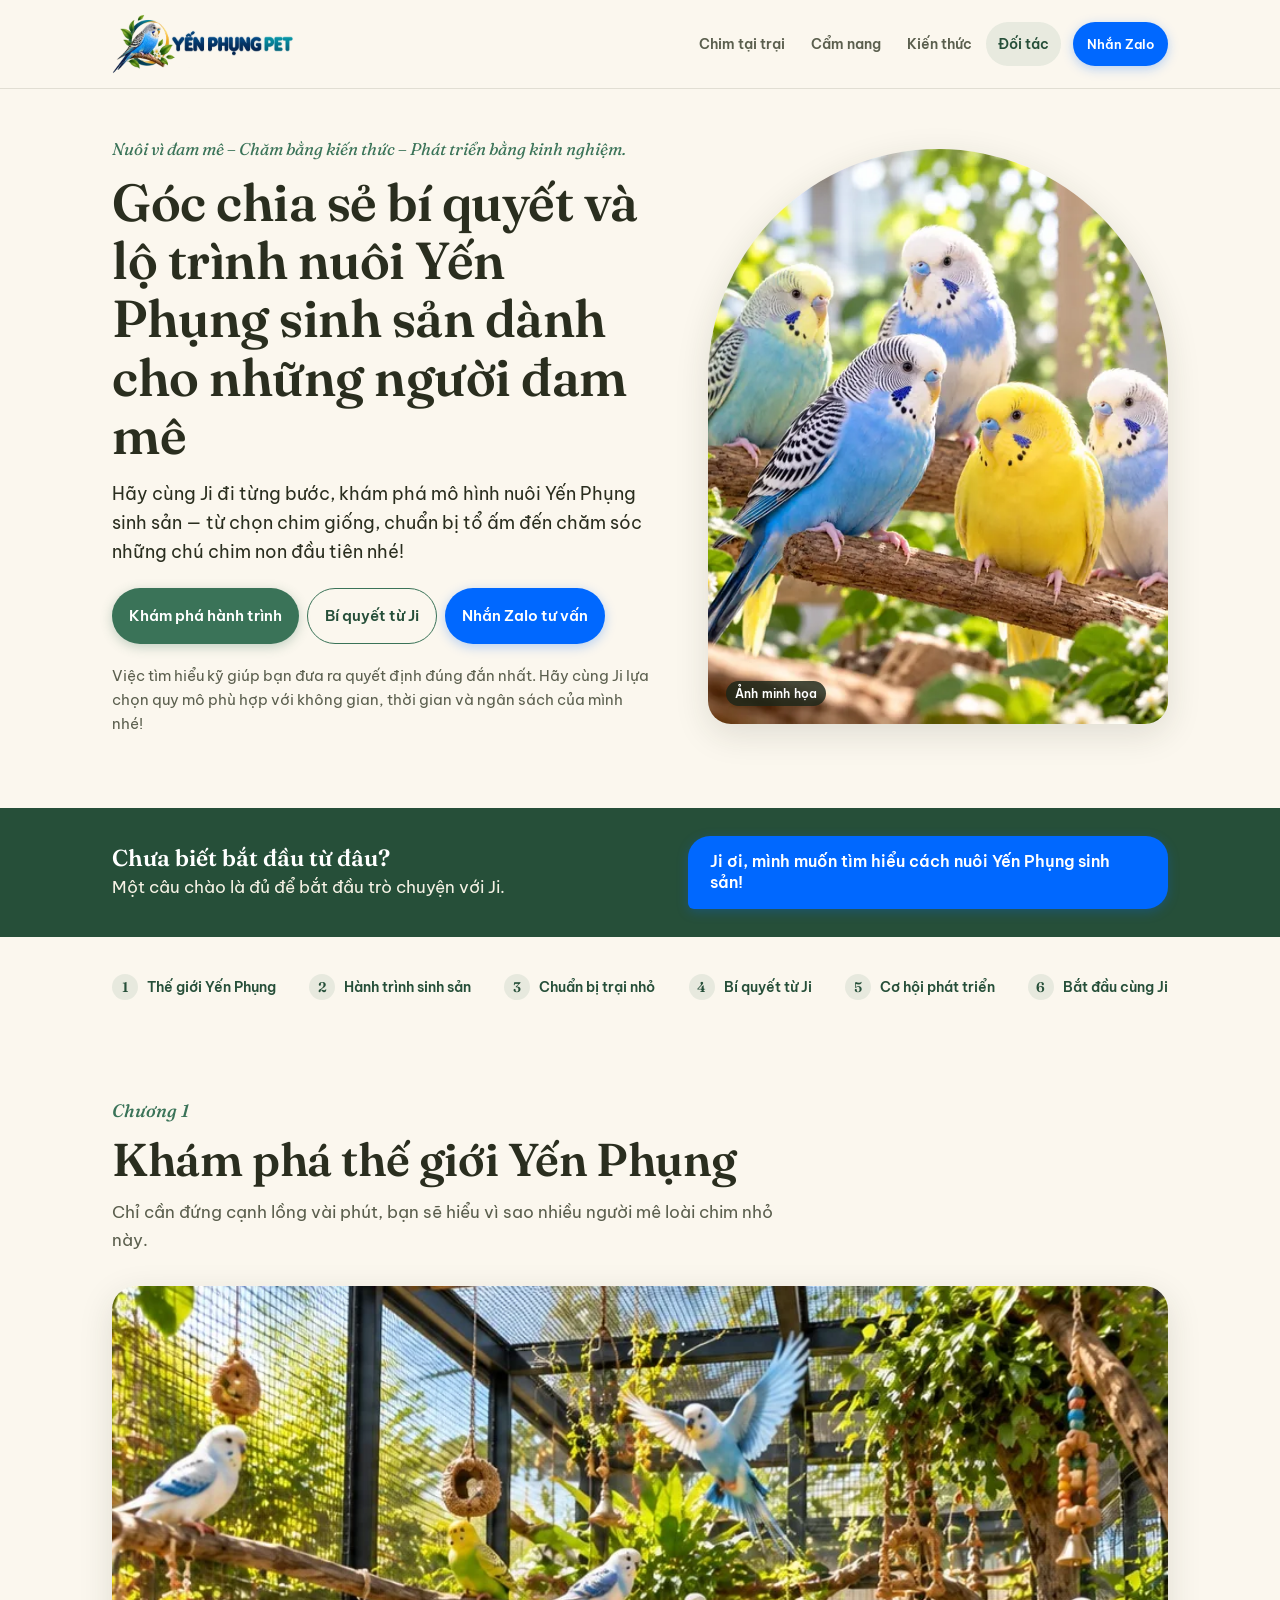
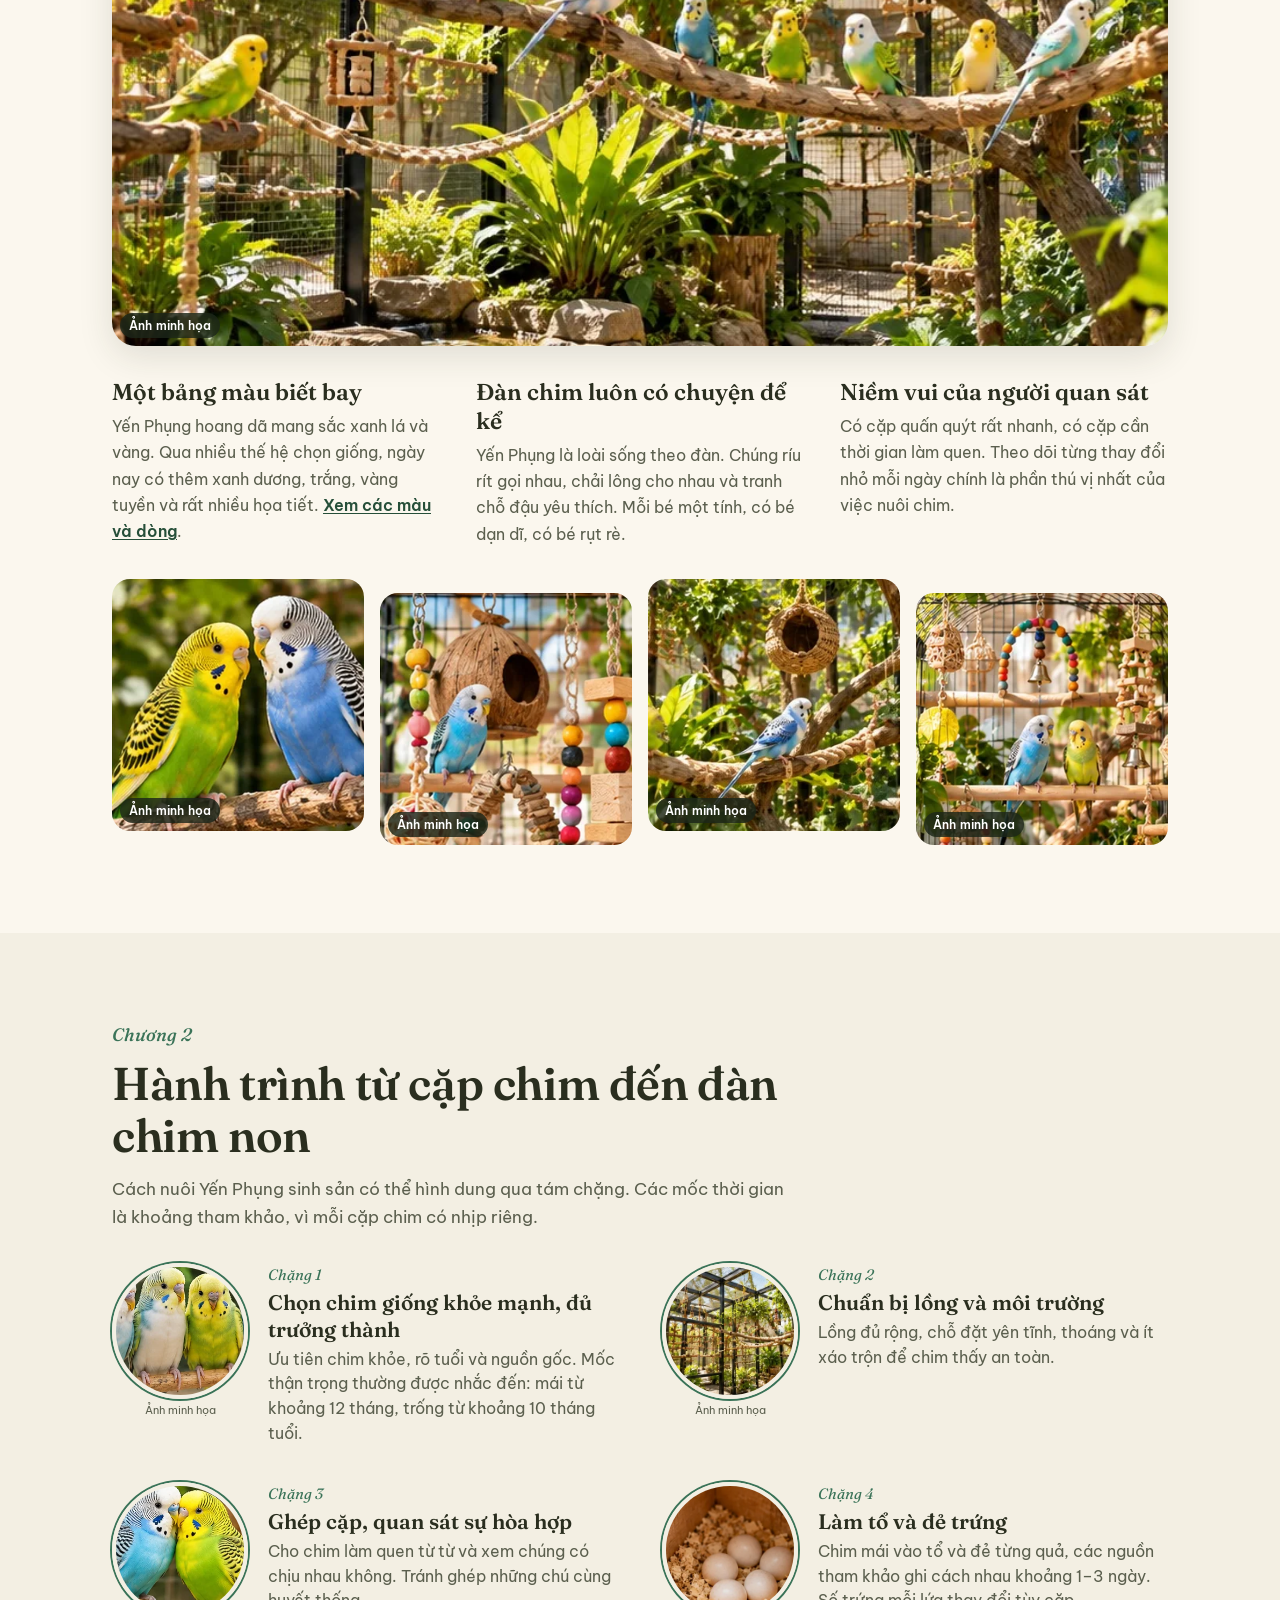
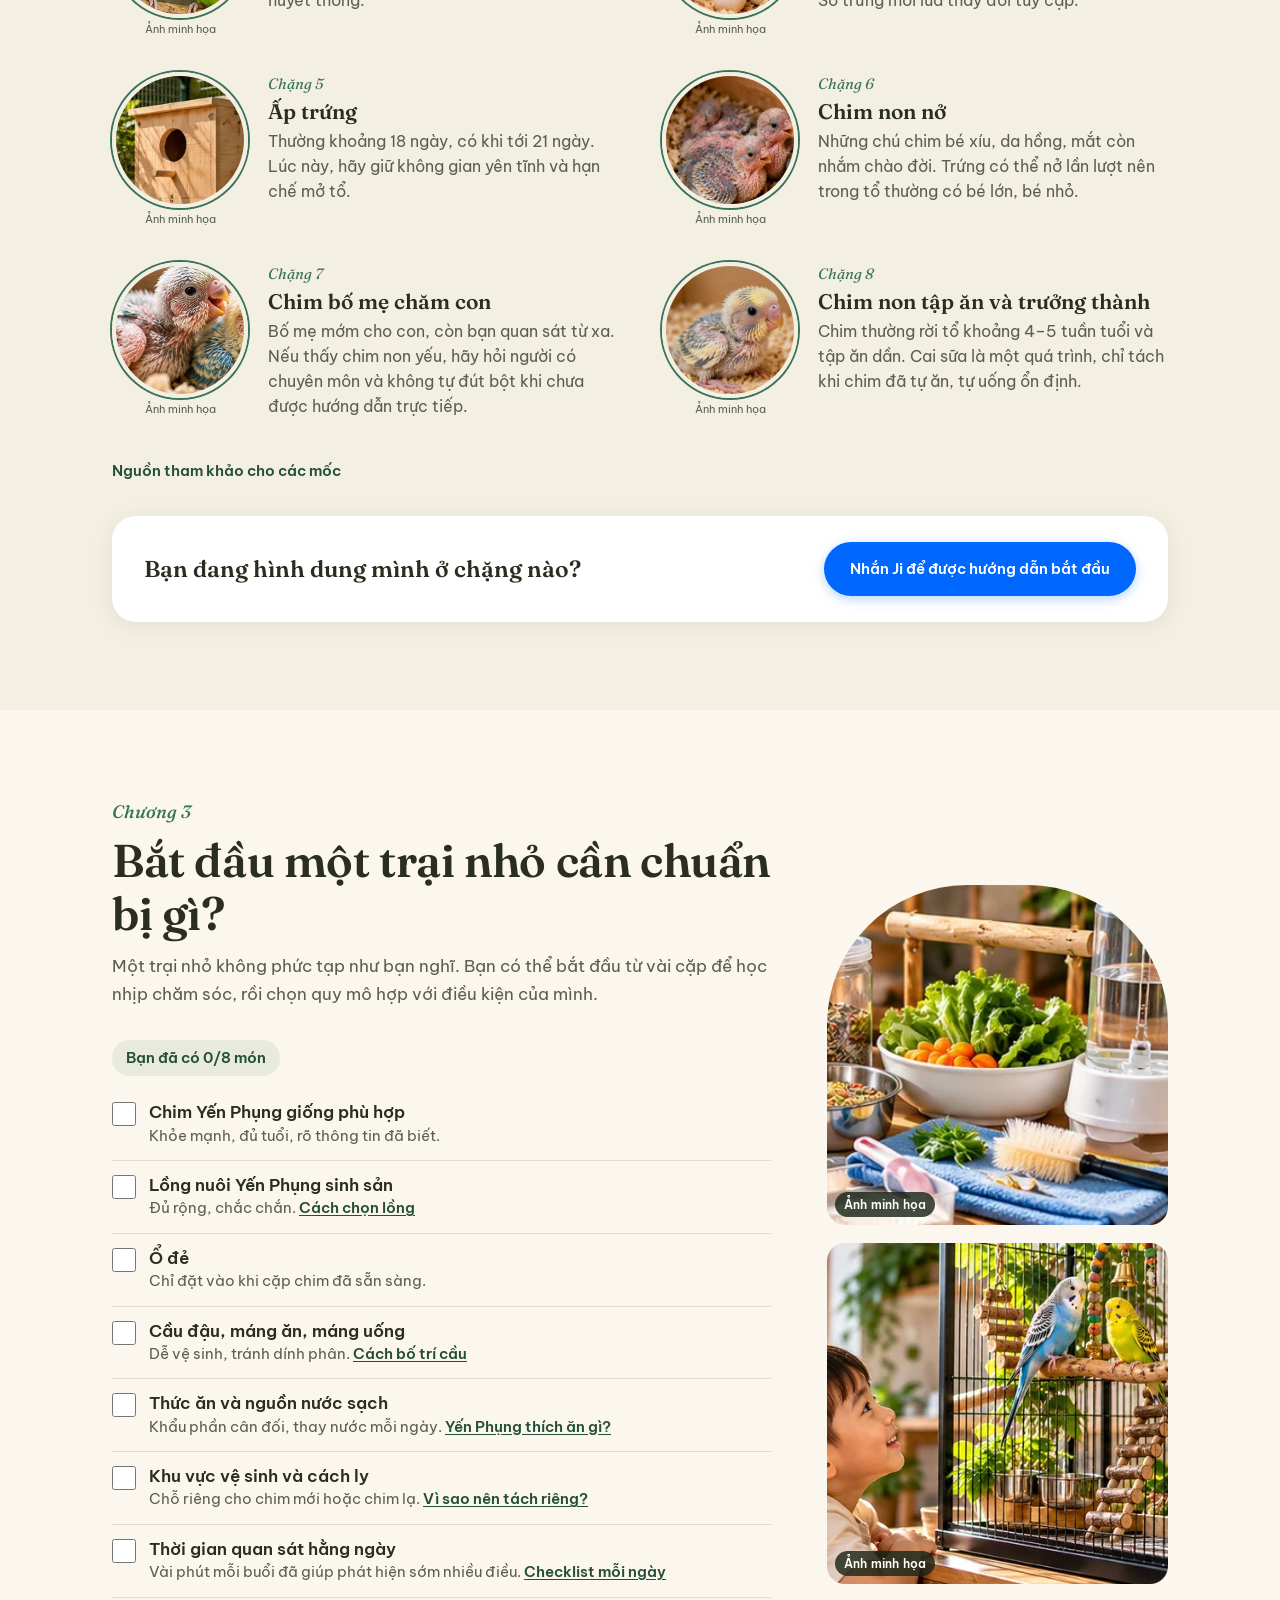
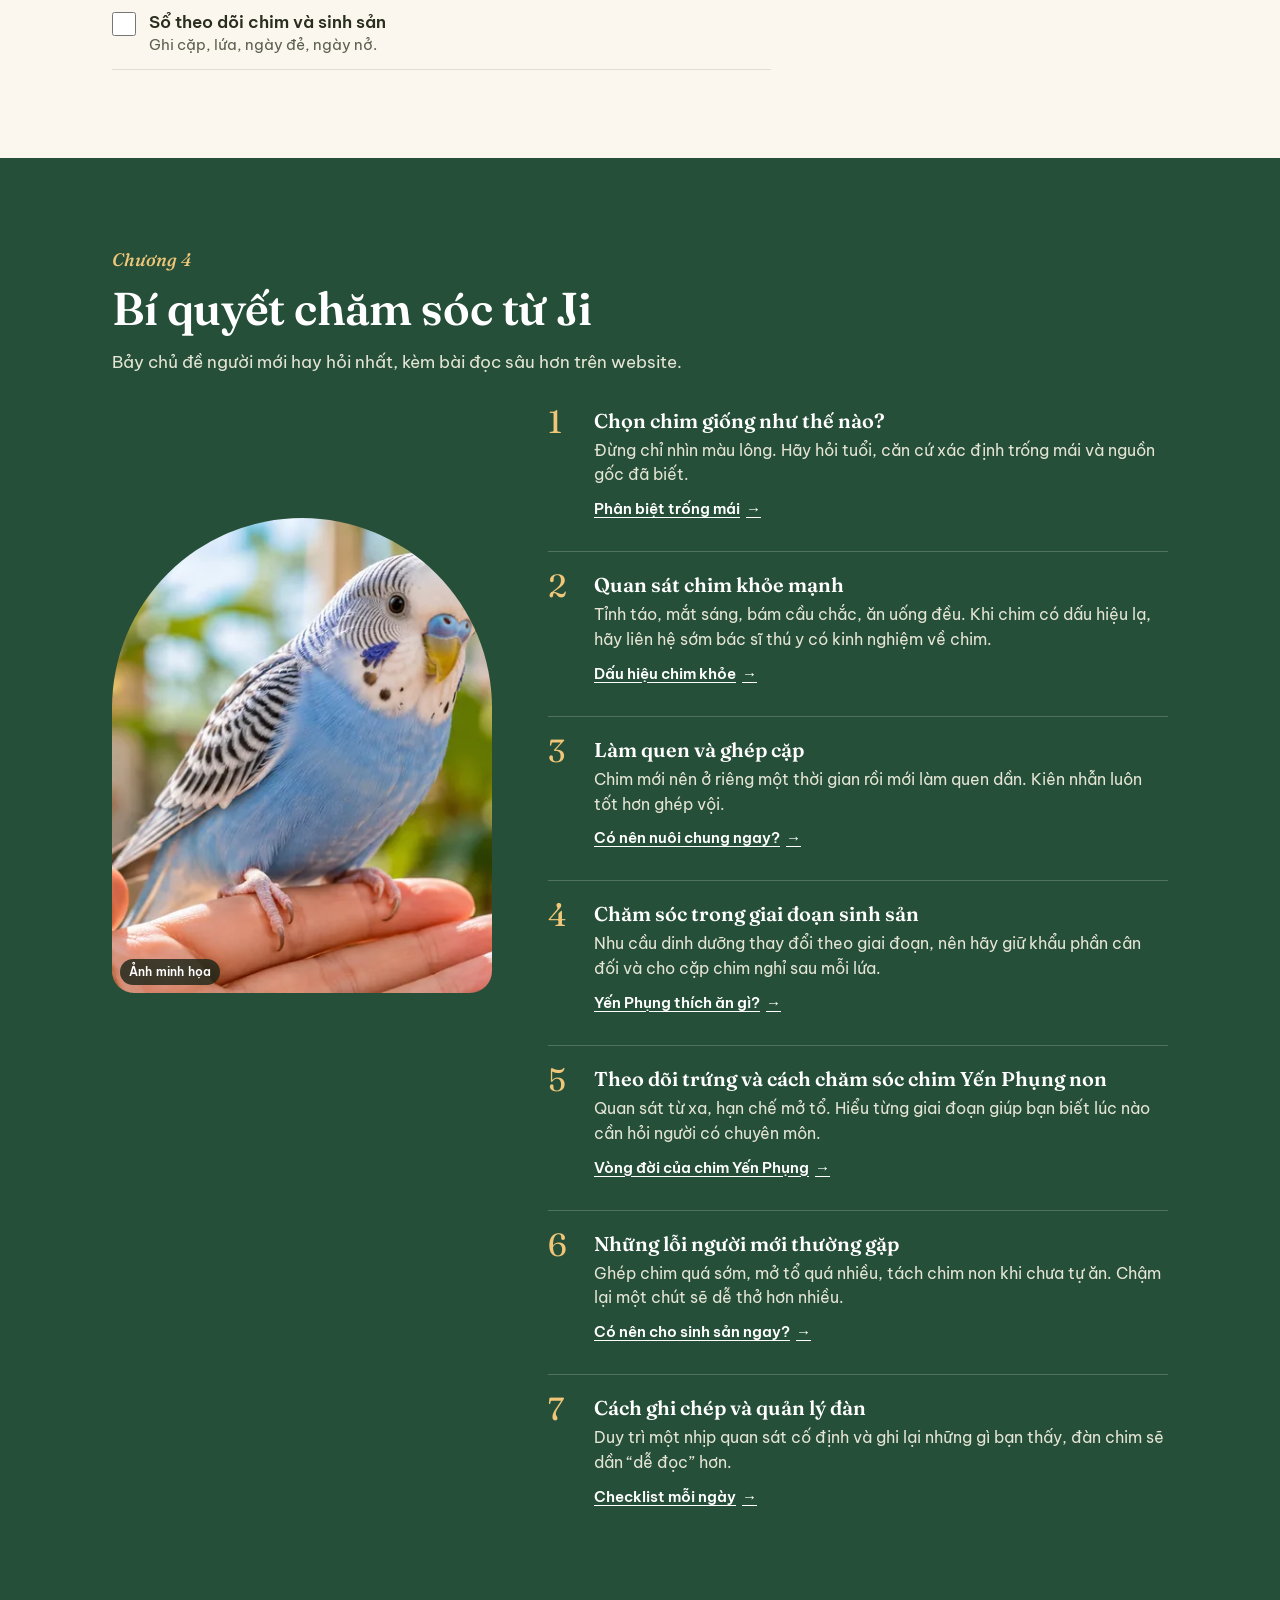
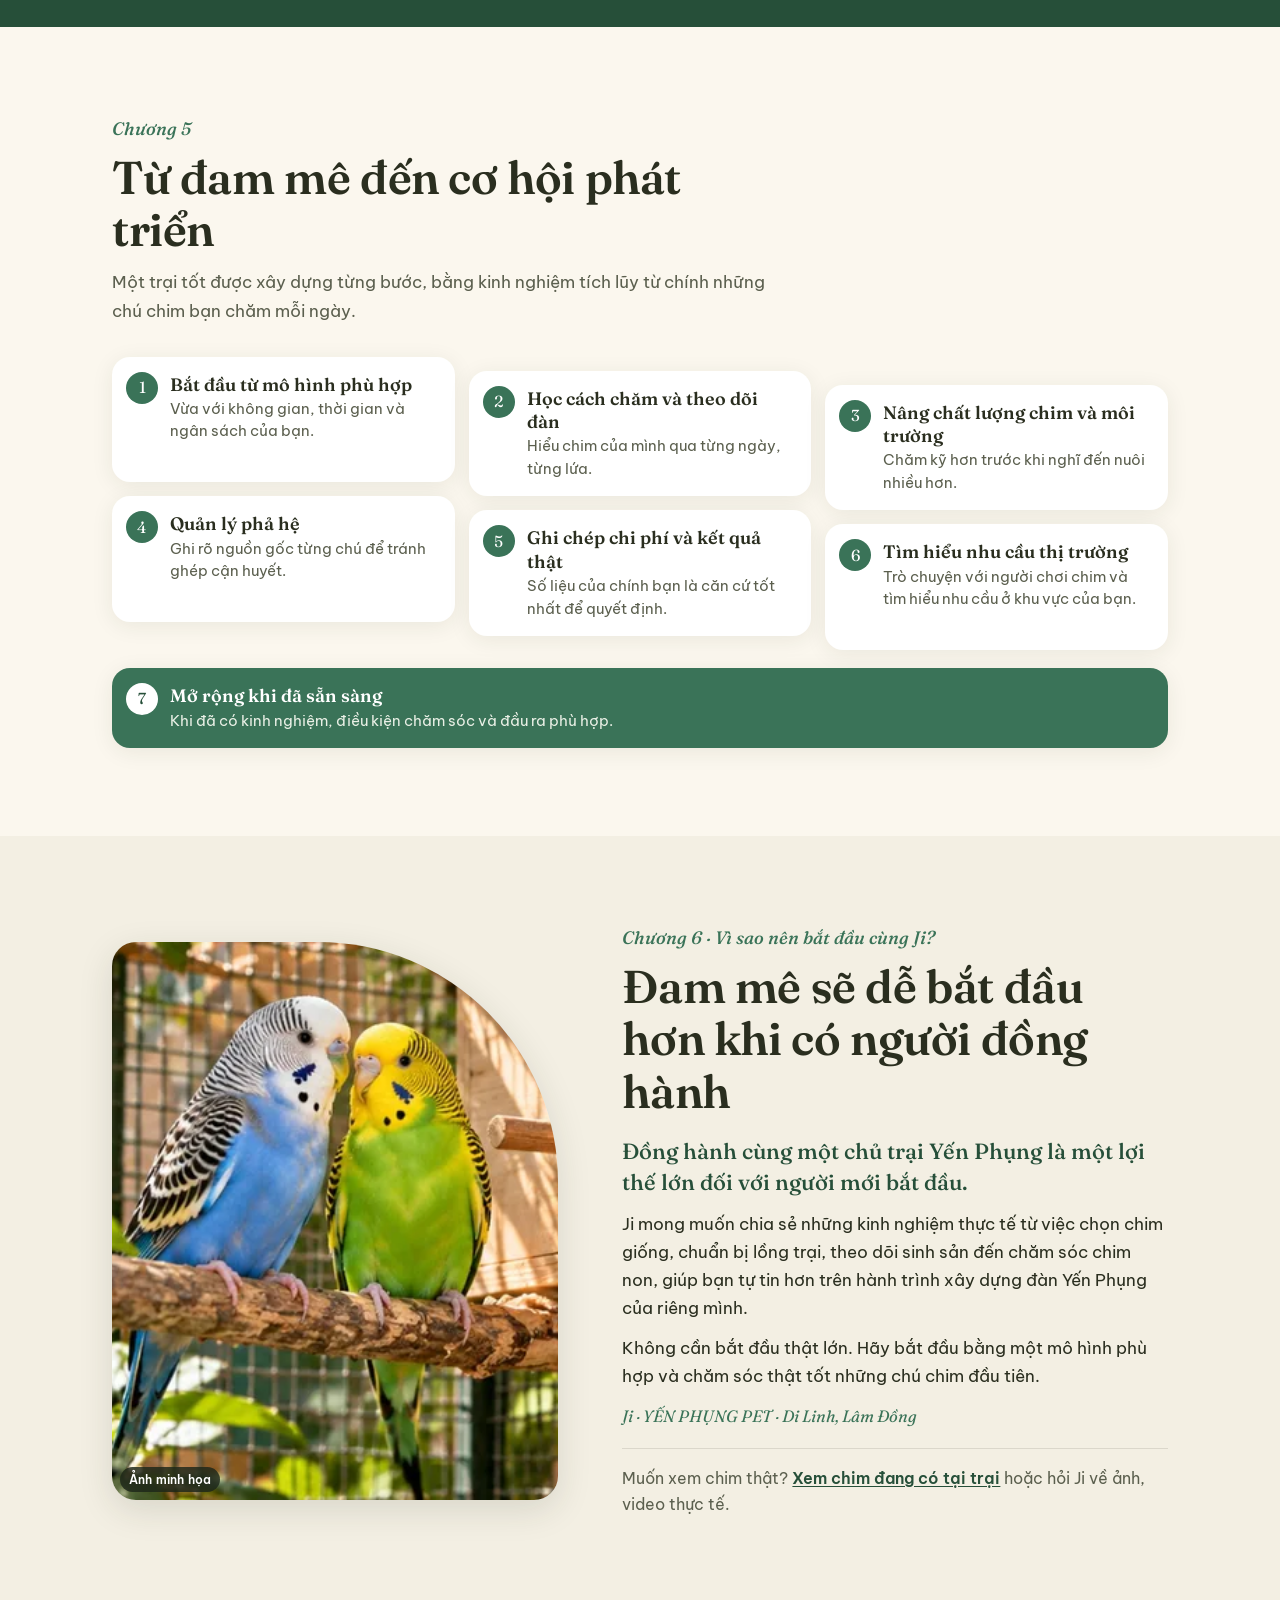
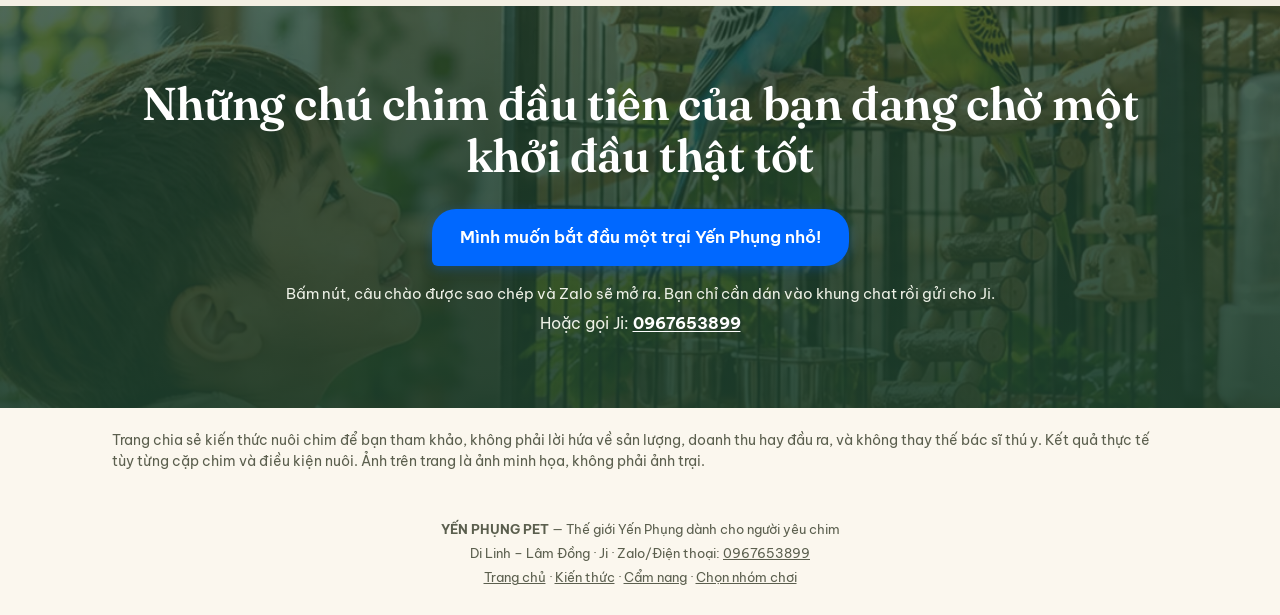
<file: doi-tac/index.html>
<!DOCTYPE html>
<html lang="vi">
<head>
<meta charset="UTF-8">
<meta name="viewport" content="width=device-width, initial-scale=1.0, viewport-fit=cover">
<!-- Landing page Đối tác V2.0 — HTML tĩnh, không backend, không tracking, không ghi Supabase.
     Đường dẫn asset dạng tuyệt đối như /chon-nhom-choi. Ảnh hiện tại đều là ảnh minh họa, không phải tư liệu trại. -->
<title>Cách nuôi Yến Phụng sinh sản: lộ trình và bí quyết từ Ji | YẾN PHỤNG PET</title>
<meta name="description" content="Kinh nghiệm nuôi Yến Phụng sinh sản cho người mới: chọn chim Yến Phụng giống, chuẩn bị lồng và tổ, chăm sóc chim non. Cùng Ji đi từng bước.">
<link rel="canonical" href="https://yenphungviet.vercel.app/doi-tac/">
<meta name="theme-color" content="#3A7358">
<meta property="og:type" content="website">
<meta property="og:locale" content="vi_VN">
<meta property="og:site_name" content="YẾN PHỤNG PET">
<meta property="og:url" content="https://yenphungviet.vercel.app/doi-tac/">
<meta property="og:title" content="Lộ trình nuôi Yến Phụng sinh sản dành cho những người đam mê">
<meta property="og:description" content="Cùng Ji đi từng bước: từ chọn chim giống, chuẩn bị tổ ấm đến chăm sóc những chú chim non đầu tiên.">
<meta property="og:image" content="https://yenphungviet.vercel.app/assets/brand/og-yenphungpet.jpg">
<meta property="og:image:width" content="1200">
<meta property="og:image:height" content="630">
<meta property="og:image:alt" content="YẾN PHỤNG PET — ảnh minh họa chim Yến Phụng">
<meta name="twitter:card" content="summary_large_image">
<meta name="twitter:image" content="https://yenphungviet.vercel.app/assets/brand/og-yenphungpet.jpg">
<link rel="icon" href="/assets/brand/favicon.ico" sizes="any">
<link rel="icon" type="image/png" sizes="32x32" href="/assets/brand/favicon-32.png">
<link rel="apple-touch-icon" href="/assets/brand/apple-touch-icon.png">
<link rel="preload" as="image" type="image/webp" imagesrcset="/assets/brand/hero-yenphungpet-640.webp 640w, /assets/brand/hero-yenphungpet-1254.webp 1254w" imagesizes="(max-width: 899px) 100vw, 560px" fetchpriority="high">
<link rel="preconnect" href="https://fonts.googleapis.com">
<link rel="preconnect" href="https://fonts.gstatic.com" crossorigin>
<link href="https://fonts.googleapis.com/css2?family=Fraunces:ital,opsz,wght@0,9..144,500;0,9..144,600;0,9..144,700;1,9..144,500&family=Be+Vietnam+Pro:wght@400;500;600;700&display=swap" rel="stylesheet">
<link rel="stylesheet" href="/assets/css/site.css">
<link rel="stylesheet" href="/assets/css/doi-tac.css">
</head>
<body class="dtp">

<a class="dtp-skip" href="#noi-dung">Bỏ qua, đến nội dung chính</a>

<header>
  <div class="header-inner">
    <a class="brand" href="/" aria-label="Trang chủ YẾN PHỤNG PET">
      <img class="brand-logo" src="/assets/brand/logo-yenphungpet.webp" width="545" height="180" alt="YẾN PHỤNG PET">
    </a>
    <nav class="dtp-nav" aria-label="Điều hướng chính">
      <a href="/#chim-dang-tim-chu">Chim tại trại</a>
      <a href="/#cam-nang">Cẩm nang</a>
      <a href="/kien-thuc/">Kiến thức</a>
      <a href="/doi-tac/" aria-current="page">Đối tác</a>
    </nav>
    <a class="btn btn-zalo btn-sm dtp-head-zalo" data-cta="header" data-msg="Ji ơi, mình muốn tìm hiểu cách nuôi Yến Phụng sinh sản!" href="https://zalo.me/0967653899" target="_blank" rel="noopener">Nhắn Zalo</a>
  </div>
</header>

<main id="noi-dung">

  <!-- HERO -->
  <section class="v2-hero">
    <div class="wrap v2-hero-grid">
      <div class="v2-hero-copy">
        <p class="v2-slogan">Nuôi vì đam mê – Chăm bằng kiến thức – Phát triển bằng kinh nghiệm.</p>
        <h1>Góc chia sẻ bí quyết và lộ trình nuôi Yến Phụng sinh sản dành cho những người đam mê</h1>
        <p class="v2-lead">Hãy cùng Ji đi từng bước, khám phá mô hình nuôi Yến Phụng sinh sản — từ chọn chim giống, chuẩn bị tổ ấm đến chăm sóc những chú chim non đầu tiên nhé!</p>
        <div class="v2-hero-ctas">
          <a class="btn btn-primary btn-lg" href="#hanh-trinh">Khám phá hành trình</a>
          <a class="btn btn-outline btn-lg" href="#bi-quyet">Bí quyết từ Ji</a>
          <a class="btn btn-zalo btn-lg" data-cta="hero" data-msg="Ji ơi, mình muốn được tư vấn về nuôi Yến Phụng sinh sản." href="https://zalo.me/0967653899" target="_blank" rel="noopener">Nhắn Zalo tư vấn</a>
        </div>
        <p class="v2-guide">Việc tìm hiểu kỹ giúp bạn đưa ra quyết định đúng đắn nhất. Hãy cùng Ji lựa chọn quy mô phù hợp với không gian, thời gian và ngân sách của mình nhé!</p>
      </div>
      <figure class="v2-hero-art">
        <img src="/assets/brand/hero-yenphungpet-1254.webp" srcset="/assets/brand/hero-yenphungpet-640.webp 640w, /assets/brand/hero-yenphungpet-1254.webp 1254w" sizes="(max-width: 899px) 100vw, 560px" width="1254" height="1254" alt="Ảnh minh họa: đàn Yến Phụng nhiều màu đậu cạnh nhau trên cành cây giữa vườn xanh" fetchpriority="high" decoding="async">
        <figcaption class="ai-badge">Ảnh minh họa</figcaption>
      </figure>
    </div>
  </section>

  <!-- CTA 1 — SAU HERO -->
  <section class="v2-chat-band" aria-label="Nhắn Ji">
    <div class="wrap v2-chat">
      <p class="v2-chat-lead"><strong>Chưa biết bắt đầu từ đâu?</strong> Một câu chào là đủ để bắt đầu trò chuyện với Ji.</p>
      <a class="btn btn-zalo btn-lg v2-chat-btn" data-cta="sau-hero" data-msg="Ji ơi, mình muốn tìm hiểu cách nuôi Yến Phụng sinh sản!" href="https://zalo.me/0967653899" target="_blank" rel="noopener">Ji ơi, mình muốn tìm hiểu cách nuôi Yến Phụng sinh sản!</a>
    </div>
  </section>

  <nav class="wrap v2-toc" aria-label="Sáu chương trên trang này">
    <a href="#the-gioi"><span>1</span>Thế giới Yến Phụng</a>
    <a href="#hanh-trinh"><span>2</span>Hành trình sinh sản</a>
    <a href="#chuan-bi"><span>3</span>Chuẩn bị trại nhỏ</a>
    <a href="#bi-quyet"><span>4</span>Bí quyết từ Ji</a>
    <a href="#phat-trien"><span>5</span>Cơ hội phát triển</a>
    <a href="#cung-ji"><span>6</span>Bắt đầu cùng Ji</a>
  </nav>

  <!-- CHƯƠNG 1 -->
  <section class="v2-world" id="the-gioi">
    <div class="wrap">
      <div class="v2-head">
        <span class="v2-chapter">Chương 1</span>
        <h2>Khám phá thế giới Yến Phụng</h2>
        <p>Chỉ cần đứng cạnh lồng vài phút, bạn sẽ hiểu vì sao nhiều người mê loài chim nhỏ này.</p>
      </div>
      <figure class="v2-wide">
        <img src="/assets/nhom-choi/avi-01-910.webp" srcset="/assets/nhom-choi/avi-01-640.webp 640w, /assets/nhom-choi/avi-01-910.webp 910w" sizes="(max-width: 1120px) 100vw, 1056px" width="910" height="569" alt="Ảnh minh họa: khu nuôi rộng với nhiều Yến Phụng, cây xanh và cành đậu" loading="lazy" decoding="async">
        <figcaption class="ai-badge">Ảnh minh họa</figcaption>
      </figure>
      <div class="v2-stories">
        <article>
          <h3>Một bảng màu biết bay</h3>
          <p>Yến Phụng hoang dã mang sắc xanh lá và vàng. Qua nhiều thế hệ chọn giống, ngày nay có thêm xanh dương, trắng, vàng tuyền và rất nhiều họa tiết. <a href="/#catalogue">Xem các màu và dòng</a>.</p>
        </article>
        <article>
          <h3>Đàn chim luôn có chuyện để kể</h3>
          <p>Yến Phụng là loài sống theo đàn. Chúng ríu rít gọi nhau, chải lông cho nhau và tranh chỗ đậu yêu thích. Mỗi bé một tính, có bé dạn dĩ, có bé rụt rè.</p>
        </article>
        <article>
          <h3>Niềm vui của người quan sát</h3>
          <p>Có cặp quấn quýt rất nhanh, có cặp cần thời gian làm quen. Theo dõi từng thay đổi nhỏ mỗi ngày chính là phần thú vị nhất của việc nuôi chim.</p>
        </article>
      </div>
      <ul class="v2-mosaic" aria-label="Khoảnh khắc Yến Phụng">
        <li><figure><img src="/assets/nhom-choi/ss-02.webp" width="320" height="320" alt="Ảnh minh họa: chú Yến Phụng xanh lá và chú xanh dương đứng cạnh nhau" loading="lazy" decoding="async"><figcaption class="ai-badge">Ảnh minh họa</figcaption></figure></li>
        <li><figure><img src="/assets/nhom-choi/canh-03.webp" width="320" height="320" alt="Ảnh minh họa: Yến Phụng xanh dương đậu cạnh tổ dừa và đồ chơi nhiều màu" loading="lazy" decoding="async"><figcaption class="ai-badge">Ảnh minh họa</figcaption></figure></li>
        <li><figure><img src="/assets/nhom-choi/avi-03.webp" width="293" height="293" alt="Ảnh minh họa: Yến Phụng đậu trên cành giữa cây xanh" loading="lazy" decoding="async"><figcaption class="ai-badge">Ảnh minh họa</figcaption></figure></li>
        <li><figure><img src="/assets/nhom-choi/canh-02.webp" width="320" height="320" alt="Ảnh minh họa: hai chú Yến Phụng trên cầu đậu trong lồng trang trí" loading="lazy" decoding="async"><figcaption class="ai-badge">Ảnh minh họa</figcaption></figure></li>
      </ul>
    </div>
  </section>

  <!-- CHƯƠNG 2 -->
  <section class="v2-journey" id="hanh-trinh">
    <div class="wrap">
      <div class="v2-head">
        <span class="v2-chapter">Chương 2</span>
        <h2>Hành trình từ cặp chim đến đàn chim non</h2>
        <p>Cách nuôi Yến Phụng sinh sản có thể hình dung qua tám chặng. Các mốc thời gian là khoảng tham khảo, vì mỗi cặp chim có nhịp riêng.</p>
      </div>
      <ol class="v2-line">
        <li>
          <figure><img src="/assets/groups/group-chim-to.webp" width="448" height="238" alt="Ảnh minh họa: những chú Yến Phụng khỏe mạnh đậu thành hàng" loading="lazy" decoding="async"><figcaption>Ảnh minh họa</figcaption></figure>
          <div><h3>Chọn chim giống khỏe mạnh, đủ trưởng thành</h3><p>Ưu tiên chim khỏe, rõ tuổi và nguồn gốc. Mốc thận trọng thường được nhắc đến: mái từ khoảng 12 tháng, trống từ khoảng 10 tháng tuổi.</p></div>
        </li>
        <li>
          <figure><img src="/assets/nhom-choi/avi-02.webp" width="296" height="296" alt="Ảnh minh họa: khu nuôi có khung chắc chắn, cầu đậu và không gian bay" loading="lazy" decoding="async"><figcaption>Ảnh minh họa</figcaption></figure>
          <div><h3>Chuẩn bị lồng và môi trường</h3><p>Lồng đủ rộng, chỗ đặt yên tĩnh, thoáng và ít xáo trộn để chim thấy an toàn.</p></div>
        </li>
        <li>
          <figure><img src="/assets/groups/group-sinh-san.webp" width="464" height="238" alt="Ảnh minh họa: một cặp Yến Phụng đậu sát nhau" loading="lazy" decoding="async"><figcaption>Ảnh minh họa</figcaption></figure>
          <div><h3>Ghép cặp, quan sát sự hòa hợp</h3><p>Cho chim làm quen từ từ và xem chúng có chịu nhau không. Tránh ghép những chú cùng huyết thống.</p></div>
        </li>
        <li>
          <figure><img src="/assets/nhom-choi/ss-04.webp" width="320" height="320" alt="Ảnh minh họa: những quả trứng trong tổ" loading="lazy" decoding="async"><figcaption>Ảnh minh họa</figcaption></figure>
          <div><h3>Làm tổ và đẻ trứng</h3><p>Chim mái vào tổ và đẻ từng quả, các nguồn tham khảo ghi cách nhau khoảng 1–3 ngày. Số trứng mỗi lứa thay đổi tùy cặp.</p></div>
        </li>
        <li>
          <figure><img src="/assets/nhom-choi/ss-03.webp" width="320" height="320" alt="Ảnh minh họa: hộp tổ bằng gỗ gắn trong khu nuôi" loading="lazy" decoding="async"><figcaption>Ảnh minh họa</figcaption></figure>
          <div><h3>Ấp trứng</h3><p>Thường khoảng 18 ngày, có khi tới 21 ngày. Lúc này, hãy giữ không gian yên tĩnh và hạn chế mở tổ.</p></div>
        </li>
        <li>
          <figure><img src="/assets/nhom-choi/ss-05.webp" width="320" height="320" alt="Ảnh minh họa: chim non mới nở trong tổ" loading="lazy" decoding="async"><figcaption>Ảnh minh họa</figcaption></figure>
          <div><h3>Chim non nở</h3><p>Những chú chim bé xíu, da hồng, mắt còn nhắm chào đời. Trứng có thể nở lần lượt nên trong tổ thường có bé lớn, bé nhỏ.</p></div>
        </li>
        <li>
          <figure><img src="/assets/groups/group-dut-bot.webp" width="402" height="226" alt="Ảnh minh họa: hai chim non đang lớn trong tổ" loading="lazy" decoding="async"><figcaption>Ảnh minh họa</figcaption></figure>
          <div><h3>Chim bố mẹ chăm con</h3><p>Bố mẹ mớm cho con, còn bạn quan sát từ xa. Nếu thấy chim non yếu, hãy hỏi người có chuyên môn và không tự đút bột khi chưa được hướng dẫn trực tiếp.</p></div>
        </li>
        <li>
          <figure><img src="/assets/nhom-choi/pet-02.webp" width="320" height="320" alt="Ảnh minh họa: chim non đang mọc lông, chuẩn bị tập ăn" loading="lazy" decoding="async"><figcaption>Ảnh minh họa</figcaption></figure>
          <div><h3>Chim non tập ăn và trưởng thành</h3><p>Chim thường rời tổ khoảng 4–5 tuần tuổi và tập ăn dần. Cai sữa là một quá trình, chỉ tách khi chim đã tự ăn, tự uống ổn định.</p></div>
        </li>
      </ol>
      <details class="v2-sources">
        <summary>Nguồn tham khảo cho các mốc</summary>
        <ul>
          <li>Tuổi ghép đôi: <a href="https://askavet.com/blogs/news/%f0%9f%90%a3-vets-2025-guide-to-breeding-budgerigars-expert-care-pairing-chick-success-%f0%9f%90%a6" target="_blank" rel="noopener nofollow">Ask A Vet</a> (dẫn hướng dẫn của Budgerigar Society).</li>
          <li>Khoảng cách trứng: <a href="/kien-thuc/vong-doi-cua-chim-yen-phung/">Vòng đời của chim Yến Phụng</a> (1–2 ngày); <a href="https://hastingsdc.govt.nz/hastings/reserves/cornwall-park/cornwall-park-bird-aviary/budgerigar/" target="_blank" rel="noopener nofollow">Hastings District Council</a> (2–3 ngày).</li>
          <li>Thời gian ấp: <a href="https://bcsa.com.au/breeding-budgerigars/" target="_blank" rel="noopener nofollow">BCSA: Breeding Budgerigars</a>; <a href="https://bcsa.com.au/breeding/eggs/management/" target="_blank" rel="noopener nofollow">BCSA: Egg Management</a>.</li>
          <li>Trứng nở lần lượt, rời tổ: <a href="https://hastingsdc.govt.nz/hastings/reserves/cornwall-park/cornwall-park-bird-aviary/budgerigar/" target="_blank" rel="noopener nofollow">Hastings District Council</a>; <a href="/kien-thuc/vong-doi-cua-chim-yen-phung/">Vòng đời của chim Yến Phụng</a>.</li>
          <li>Cai sữa: <a href="https://bcsa.com.au/breeding-budgerigars/weaning-chicks/" target="_blank" rel="noopener nofollow">BCSA: Weaning Baby Budgerigars</a>; <a href="https://askavet.com/blogs/news/%f0%9f%90%a3-vets-2025-guide-to-breeding-budgerigars-expert-care-pairing-chick-success-%f0%9f%90%a6" target="_blank" rel="noopener nofollow">Ask A Vet</a>.</li>
        </ul>
      </details>
      <!-- CTA 2 — SAU HÀNH TRÌNH -->
      <div class="v2-inline-cta">
        <p>Bạn đang hình dung mình ở chặng nào?</p>
        <a class="btn btn-zalo btn-lg" data-cta="sau-hanh-trinh" data-msg="Ji ơi, mình vừa xem hành trình nuôi Yến Phụng sinh sản. Ji hướng dẫn mình bắt đầu với nhé!" href="https://zalo.me/0967653899" target="_blank" rel="noopener">Nhắn Ji để được hướng dẫn bắt đầu</a>
      </div>
    </div>
  </section>

  <!-- CHƯƠNG 3 -->
  <section class="v2-prep" id="chuan-bi">
    <div class="wrap v2-prep-grid">
      <div>
        <div class="v2-head">
          <span class="v2-chapter">Chương 3</span>
          <h2>Bắt đầu một trại nhỏ cần chuẩn bị gì?</h2>
          <p>Một trại nhỏ không phức tạp như bạn nghĩ. Bạn có thể bắt đầu từ vài cặp để học nhịp chăm sóc, rồi chọn quy mô hợp với điều kiện của mình.</p>
        </div>
        <p class="v2-progress" id="prep-progress" role="status" aria-live="polite">Bạn đã có 0/8 món</p>
        <fieldset class="v2-checks" id="prep-form">
          <legend class="dtp-sr">Tám mục cần chuẩn bị cho trại nhỏ</legend>
          <label><input type="checkbox"><span><b>Chim Yến Phụng giống phù hợp</b>Khỏe mạnh, đủ tuổi, rõ thông tin đã biết.</span></label>
          <label><input type="checkbox"><span><b>Lồng nuôi Yến Phụng sinh sản</b>Đủ rộng, chắc chắn. <a href="/#cam-nang/chon-long">Cách chọn lồng</a></span></label>
          <label><input type="checkbox"><span><b>Ổ đẻ</b>Chỉ đặt vào khi cặp chim đã sẵn sàng.</span></label>
          <label><input type="checkbox"><span><b>Cầu đậu, máng ăn, máng uống</b>Dễ vệ sinh, tránh dính phân. <a href="/#cam-nang/bo-tri-cau-dau">Cách bố trí cầu</a></span></label>
          <label><input type="checkbox"><span><b>Thức ăn và nguồn nước sạch</b>Khẩu phần cân đối, thay nước mỗi ngày. <a href="/kien-thuc/yen-phung-thich-an-gi/">Yến Phụng thích ăn gì?</a></span></label>
          <label><input type="checkbox"><span><b>Khu vực vệ sinh và cách ly</b>Chỗ riêng cho chim mới hoặc chim lạ. <a href="/#cam-nang/nuoi-chung-ngay">Vì sao nên tách riêng?</a></span></label>
          <label><input type="checkbox"><span><b>Thời gian quan sát hằng ngày</b>Vài phút mỗi buổi đã giúp phát hiện sớm nhiều điều. <a href="/#cam-nang/checklist-hang-ngay">Checklist mỗi ngày</a></span></label>
          <label><input type="checkbox"><span><b>Sổ theo dõi chim và sinh sản</b>Ghi cặp, lứa, ngày đẻ, ngày nở.</span></label>
        </fieldset>
      </div>
      <div class="v2-prep-art">
        <figure><img src="/assets/nhom-choi/canh-04.webp" width="303" height="303" alt="Ảnh minh họa: khay rau củ, hạt, nước uống và dụng cụ vệ sinh" loading="lazy" decoding="async"><figcaption class="ai-badge">Ảnh minh họa</figcaption></figure>
        <figure><img src="/assets/nhom-choi/canh-01-640.webp" width="640" height="400" alt="Ảnh minh họa: em bé đứng ngắm hai chú Yến Phụng trong lồng nuôi" loading="lazy" decoding="async"><figcaption class="ai-badge">Ảnh minh họa</figcaption></figure>
      </div>
    </div>
  </section>

  <!-- CHƯƠNG 4 -->
  <section class="v2-tips" id="bi-quyet">
    <div class="wrap">
      <div class="v2-head">
        <span class="v2-chapter">Chương 4</span>
        <h2>Bí quyết chăm sóc từ Ji</h2>
        <p>Bảy chủ đề người mới hay hỏi nhất, kèm bài đọc sâu hơn trên website.</p>
      </div>
      <div class="v2-tips-grid">
        <figure class="v2-tips-art">
          <img src="/assets/nhom-choi/pet-01-800.webp" srcset="/assets/nhom-choi/pet-01-800.webp 800w, /assets/nhom-choi/pet-01-1600.webp 1600w" sizes="(max-width: 899px) 100vw, 380px" width="1600" height="1000" alt="Ảnh minh họa: Yến Phụng xanh dương đứng trên bàn tay người" loading="lazy" decoding="async">
          <figcaption class="ai-badge">Ảnh minh họa</figcaption>
        </figure>
        <ol class="v2-tip-list">
          <li><h3>Chọn chim giống như thế nào?</h3><p>Đừng chỉ nhìn màu lông. Hãy hỏi tuổi, căn cứ xác định trống mái và nguồn gốc đã biết.</p><a href="/kien-thuc/phan-biet-yen-phung-trong-mai/">Phân biệt trống mái</a></li>
          <li><h3>Quan sát chim khỏe mạnh</h3><p>Tỉnh táo, mắt sáng, bám cầu chắc, ăn uống đều. Khi chim có dấu hiệu lạ, hãy liên hệ sớm bác sĩ thú y có kinh nghiệm về chim.</p><a href="/#cam-nang/dau-hieu-khoe-manh">Dấu hiệu chim khỏe</a></li>
          <li><h3>Làm quen và ghép cặp</h3><p>Chim mới nên ở riêng một thời gian rồi mới làm quen dần. Kiên nhẫn luôn tốt hơn ghép vội.</p><a href="/#cam-nang/nuoi-chung-ngay">Có nên nuôi chung ngay?</a></li>
          <li><h3>Chăm sóc trong giai đoạn sinh sản</h3><p>Nhu cầu dinh dưỡng thay đổi theo giai đoạn, nên hãy giữ khẩu phần cân đối và cho cặp chim nghỉ sau mỗi lứa.</p><a href="/kien-thuc/yen-phung-thich-an-gi/">Yến Phụng thích ăn gì?</a></li>
          <li><h3>Theo dõi trứng và cách chăm sóc chim Yến Phụng non</h3><p>Quan sát từ xa, hạn chế mở tổ. Hiểu từng giai đoạn giúp bạn biết lúc nào cần hỏi người có chuyên môn.</p><a href="/kien-thuc/vong-doi-cua-chim-yen-phung/">Vòng đời của chim Yến Phụng</a></li>
          <li><h3>Những lỗi người mới thường gặp</h3><p>Ghép chim quá sớm, mở tổ quá nhiều, tách chim non khi chưa tự ăn. Chậm lại một chút sẽ dễ thở hơn nhiều.</p><a href="/#cam-nang/sinh-san-ngay-khong">Có nên cho sinh sản ngay?</a></li>
          <li><h3>Cách ghi chép và quản lý đàn</h3><p>Duy trì một nhịp quan sát cố định và ghi lại những gì bạn thấy, đàn chim sẽ dần “dễ đọc” hơn.</p><a href="/#cam-nang/checklist-hang-ngay">Checklist mỗi ngày</a></li>
        </ol>
      </div>
    </div>
  </section>

  <!-- CHƯƠNG 5 -->
  <section class="v2-grow" id="phat-trien">
    <div class="wrap">
      <div class="v2-head">
        <span class="v2-chapter">Chương 5</span>
        <h2>Từ đam mê đến cơ hội phát triển</h2>
        <p>Một trại tốt được xây dựng từng bước, bằng kinh nghiệm tích lũy từ chính những chú chim bạn chăm mỗi ngày.</p>
      </div>
      <ol class="v2-steps">
        <li><h3>Bắt đầu từ mô hình phù hợp</h3><p>Vừa với không gian, thời gian và ngân sách của bạn.</p></li>
        <li><h3>Học cách chăm và theo dõi đàn</h3><p>Hiểu chim của mình qua từng ngày, từng lứa.</p></li>
        <li><h3>Nâng chất lượng chim và môi trường</h3><p>Chăm kỹ hơn trước khi nghĩ đến nuôi nhiều hơn.</p></li>
        <li><h3>Quản lý phả hệ</h3><p>Ghi rõ nguồn gốc từng chú để tránh ghép cận huyết.</p></li>
        <li><h3>Ghi chép chi phí và kết quả thật</h3><p>Số liệu của chính bạn là căn cứ tốt nhất để quyết định.</p></li>
        <li><h3>Tìm hiểu nhu cầu thị trường</h3><p>Trò chuyện với người chơi chim và tìm hiểu nhu cầu ở khu vực của bạn.</p></li>
        <li><h3>Mở rộng khi đã sẵn sàng</h3><p>Khi đã có kinh nghiệm, điều kiện chăm sóc và đầu ra phù hợp.</p></li>
      </ol>
    </div>
  </section>

  <!-- CHƯƠNG 6 — chỉ đăng bằng chứng thật; khi có tư liệu đã xác minh thì thêm khối ảnh, video tại đây. -->
  <section class="v2-ji" id="cung-ji">
    <div class="wrap v2-ji-grid">
      <figure class="v2-ji-art">
        <img src="/assets/nhom-choi/ss-01-1130.webp" srcset="/assets/nhom-choi/ss-01-640.webp 640w, /assets/nhom-choi/ss-01-1130.webp 1130w" sizes="(max-width: 899px) 100vw, 480px" width="1130" height="706" alt="Ảnh minh họa: hai chú Yến Phụng đậu trên cành cạnh hộp tổ bằng gỗ" loading="lazy" decoding="async">
        <figcaption class="ai-badge">Ảnh minh họa</figcaption>
      </figure>
      <div>
        <span class="v2-chapter">Chương 6 · Vì sao nên bắt đầu cùng Ji?</span>
        <h2>Đam mê sẽ dễ bắt đầu hơn khi có người đồng hành</h2>
        <p class="v2-ji-lead">Đồng hành cùng một chủ trại Yến Phụng là một lợi thế lớn đối với người mới bắt đầu.</p>
        <p>Ji mong muốn chia sẻ những kinh nghiệm thực tế từ việc chọn chim giống, chuẩn bị lồng trại, theo dõi sinh sản đến chăm sóc chim non, giúp bạn tự tin hơn trên hành trình xây dựng đàn Yến Phụng của riêng mình.</p>
        <p>Không cần bắt đầu thật lớn. Hãy bắt đầu bằng một mô hình phù hợp và chăm sóc thật tốt những chú chim đầu tiên.</p>
        <p class="v2-sign">Ji · YẾN PHỤNG PET · Di Linh, Lâm Đồng</p>
        <p class="v2-real">Muốn xem chim thật? <a href="/#chim-dang-tim-chu">Xem chim đang có tại trại</a> hoặc hỏi Ji về ảnh, video thực tế.</p>
      </div>
    </div>
  </section>

  <!-- CTA 3 — CUỐI TRANG -->
  <section class="v2-final" id="lien-he">
    <div class="wrap v2-final-inner">
      <h2>Những chú chim đầu tiên của bạn đang chờ một khởi đầu thật tốt</h2>
      <a class="btn btn-zalo btn-lg v2-final-btn" data-cta="cuoi-trang" data-msg="Mình muốn bắt đầu một trại Yến Phụng nhỏ!" href="https://zalo.me/0967653899" target="_blank" rel="noopener">Mình muốn bắt đầu một trại Yến Phụng nhỏ!</a>
      <p class="v2-final-how">Bấm nút, câu chào được sao chép và Zalo sẽ mở ra. Bạn chỉ cần dán vào khung chat rồi gửi cho Ji.</p>
      <p class="v2-final-alt">Hoặc gọi Ji: <a href="tel:0967653899">0967653899</a></p>
    </div>
  </section>
  <p class="wrap v2-foot-note">Trang chia sẻ kiến thức nuôi chim để bạn tham khảo, không phải lời hứa về sản lượng, doanh thu hay đầu ra, và không thay thế bác sĩ thú y. Kết quả thực tế tùy từng cặp chim và điều kiện nuôi. Ảnh trên trang là ảnh minh họa, không phải ảnh trại.</p>
</main>

<footer>
  <div class="wrap">
    <p><strong>YẾN PHỤNG PET</strong> — Thế giới Yến Phụng dành cho người yêu chim</p>
    <p>Di Linh – Lâm Đồng · Ji · Zalo/Điện thoại: <a href="tel:0967653899">0967653899</a></p>
    <p><a href="/">Trang chủ</a> · <a href="/kien-thuc/">Kiến thức</a> · <a href="/#cam-nang">Cẩm nang</a> · <a href="/chon-nhom-choi">Chọn nhóm chơi</a></p>
  </div>
</footer>

<div class="mobile-bar" role="navigation" aria-label="Liên hệ nhanh">
  <a class="btn btn-zalo" data-cta="thanh-duoi" data-msg="Ji ơi, mình muốn tìm hiểu cách nuôi Yến Phụng sinh sản!" href="https://zalo.me/0967653899" target="_blank" rel="noopener">Nhắn Zalo</a>
  <a class="btn btn-outline" href="tel:0967653899">Gọi</a>
</div>

<div class="toast" id="toast" role="status" aria-live="polite"></div>

<script src="/assets/js/doi-tac.js"></script>
</body>
</html>
</file>
<file: assets/css/site.css>
/* YẾN PHỤNG PET — site styles. Base tokens/components carried over from the original index.html. */
:root{
  --cream:#FBF7EE; --surface:#FFFFFF; --surface2:#F3EFE3;
  --ink:#2A2E1F; --ink-soft:#5B5F4E; --ink-faint:#8A8D77;
  --green:#3A7358; --green-dark:#264F39; --green-dim:rgba(58,115,88,0.10);
  --yellow:#E0A03C; --yellow-dim:rgba(224,160,60,0.14);
  --blue:#3D6E94; --blue-dim:rgba(61,110,148,0.10);
  --red:#C1503F; --red-dim:rgba(193,80,63,0.10);
  --border:rgba(42,46,31,0.12);
  --radius:20px; --radius-sm:12px;
  --shadow:0 4px 22px rgba(42,46,31,0.08);
  --shadow-lg:0 10px 34px rgba(42,46,31,0.13);
}
*{box-sizing:border-box;margin:0;padding:0;-webkit-tap-highlight-color:transparent}
html{scroll-behavior:smooth;overflow-x:hidden;width:100%}
@media (prefers-reduced-motion:reduce){html{scroll-behavior:auto}*{animation-duration:0.01ms !important;transition-duration:0.01ms !important}}
body{font-family:'Be Vietnam Pro',sans-serif;background:var(--cream);color:var(--ink);line-height:1.6;overflow-x:hidden}
h1,h2,h3,.display{font-family:'Fraunces',serif}
a{color:inherit}
img{max-width:100%;display:block}
button{font-family:inherit}
:focus-visible{outline:2.5px solid var(--green);outline-offset:2px}
.wrap{max-width:980px;margin:0 auto;padding-inline:32px}
@media (max-width:480px){.wrap{padding-inline:24px}}
h1,h2,h3,p,li,span,a,button,label,td,th{overflow-wrap:break-word;word-break:break-word}
.eyebrow{font-size:12px;font-weight:700;letter-spacing:1.6px;text-transform:uppercase;color:var(--green);margin-bottom:10px;display:block}
section{padding-block:56px}
.section-head{max-width:640px;margin-bottom:32px}
.section-head h2{font-size:clamp(24px,4vw,32px);font-weight:600;line-height:1.25;margin-bottom:10px}
.section-head p{color:var(--ink-soft);font-size:15px}

/* HEADER */
header{position:sticky;top:0;z-index:200;background:rgba(251,247,238,0.92);backdrop-filter:blur(10px);border-bottom:1px solid var(--border)}
.header-inner{display:flex;align-items:center;justify-content:space-between;gap:12px;padding-block:14px;padding-inline:32px;max-width:980px;margin:0 auto}
@media (max-width:480px){.header-inner{padding-inline:24px}}
.brand{display:flex;align-items:center;gap:9px}
.brand-name{font-family:'Fraunces',serif;font-weight:600;font-size:17px;color:var(--green-dark);letter-spacing:-0.2px}
.header-ctas{display:flex;gap:8px}
.btn{border:none;border-radius:100px;font-family:inherit;font-weight:600;cursor:pointer;transition:transform .15s,box-shadow .15s;display:inline-flex;align-items:center;justify-content:center;gap:6px;text-decoration:none;white-space:nowrap}
.btn:active{transform:scale(0.97)}
.btn-sm{padding:9px 14px;font-size:12.5px}
.btn-lg{padding:15px 26px;font-size:15px}
.btn-primary{background:var(--green);color:#fff;box-shadow:0 3px 12px rgba(58,115,88,0.3)}
.btn-ghost{background:var(--surface2);color:var(--ink)}
.btn-outline{background:transparent;border:1.5px solid var(--green);color:var(--green-dark)}

/* HERO */
.hero{padding-block:44px 20px;position:relative;overflow:hidden}
.hero-grid{display:grid;grid-template-columns:1.1fr 0.9fr;gap:40px;align-items:center}
@media (max-width:860px){.hero-grid{grid-template-columns:1fr;gap:28px}}
.hero h1{font-size:clamp(26px,7vw,44px);font-weight:700;line-height:1.22;letter-spacing:-0.3px;margin-bottom:16px;color:var(--ink)}
@media (max-width:400px){.eyebrow{letter-spacing:1px;font-size:11px}}
.hero-desc{color:var(--ink-soft);font-size:15.5px;margin-bottom:14px}
.hero-list{list-style:none;margin:18px 0 26px;display:flex;flex-direction:column;gap:9px}
.hero-list li{display:flex;gap:9px;align-items:flex-start;font-size:14px;color:var(--ink-soft)}
.hero-list li::before{content:'';width:6px;height:6px;border-radius:50%;background:var(--green);margin-top:7px;flex-shrink:0}
.hero-ctas{display:flex;gap:10px;flex-wrap:wrap}
.hero-visual{position:relative;aspect-ratio:1/1;border-radius:28px;overflow:hidden;background:linear-gradient(160deg,var(--green-dim),var(--yellow-dim) 60%,var(--blue-dim));box-shadow:var(--shadow-lg)}
.hero-visual img{width:100%;height:100%;object-fit:contain}

/* FILTER CHIPS */
.filter-row{display:flex;gap:8px;flex-wrap:wrap;margin-bottom:20px}
.chip{padding:8px 15px;border-radius:100px;border:1.5px solid var(--border);background:var(--surface);font-size:13px;font-weight:500;color:var(--ink-soft);cursor:pointer;transition:all .15s}
.chip.active{background:var(--green);border-color:var(--green);color:#fff;font-weight:600}

/* BIRD CARDS — "hộ chiếu chim" signature style */
.birds-grid{display:grid;grid-template-columns:repeat(auto-fill,minmax(260px,1fr));gap:16px}
.bird-card{background:var(--surface);border:1px solid var(--border);border-radius:var(--radius);overflow:hidden;box-shadow:var(--shadow);position:relative}
.bird-photo{position:relative;aspect-ratio:4/3;background:var(--surface2);cursor:pointer;overflow:hidden}
.bird-photo img{width:100%;height:100%;object-fit:cover;object-position:center 30%}
.bird-photo::before{content:'';position:absolute;top:0;left:0;right:0;height:10px;background-image:radial-gradient(circle,var(--cream) 3.5px,transparent 3.6px);background-size:16px 16px;background-position:4px -8px;z-index:2}
.bird-code-tag{position:absolute;top:14px;left:12px;background:rgba(42,46,31,0.72);color:#fff;font-size:10.5px;font-weight:700;letter-spacing:1px;padding:4px 9px;border-radius:6px;z-index:3;text-transform:uppercase}
.bird-status{position:absolute;top:14px;right:12px;font-size:10.5px;font-weight:700;padding:4px 10px;border-radius:100px;z-index:3;box-shadow:0 2px 6px rgba(0,0,0,0.15)}
.st-available{background:var(--green);color:#fff}
.st-held{background:var(--yellow);color:#3a2a08}
.st-sold{background:var(--ink-faint);color:#fff}
.st-watch{background:var(--blue);color:#fff}
.bird-body{padding:16px 16px 18px}
.bird-desc{font-size:13.5px;color:var(--ink-soft);margin-bottom:12px;display:-webkit-box;-webkit-line-clamp:4;-webkit-box-orient:vertical;overflow:hidden}
.bird-foot{display:flex;align-items:center;justify-content:space-between;gap:10px}
.bird-price{font-family:'Fraunces',serif;font-weight:600;font-size:17px;color:var(--green-dark)}
.birds-empty{grid-column:1/-1;text-align:center;padding:40px 20px;color:var(--ink-faint);font-size:14px;background:var(--surface);border:1px dashed var(--border);border-radius:var(--radius)}

/* LIGHTBOX */
.lightbox{position:fixed;inset:0;background:rgba(20,22,14,0.88);z-index:500;display:none;align-items:center;justify-content:center;padding:24px}
.lightbox.open{display:flex}
.lightbox img{max-width:min(600px,92vw);max-height:80vh;border-radius:14px;object-fit:contain}
.lightbox-close{position:absolute;top:18px;right:18px;background:rgba(255,255,255,0.15);color:#fff;border:none;border-radius:50%;width:38px;height:38px;font-size:18px;cursor:pointer}
.lightbox-nav{position:absolute;top:50%;transform:translateY(-50%);background:rgba(255,255,255,0.15);color:#fff;border:none;border-radius:50%;width:42px;height:42px;font-size:20px;cursor:pointer}
.lightbox-prev{left:14px}.lightbox-next{right:14px}

/* GUIDE */
.guide-grid{display:grid;grid-template-columns:repeat(3,1fr);gap:16px}
@media (max-width:860px){.guide-grid{grid-template-columns:1fr 1fr}}
@media (max-width:600px){.guide-grid{grid-template-columns:1fr}}
.guide-card{background:var(--surface);border:1px solid var(--border);border-radius:var(--radius);padding:20px;box-shadow:var(--shadow);display:flex;flex-direction:column}
.guide-icon{width:40px;height:40px;border-radius:12px;background:var(--green-dim);color:var(--green-dark);display:flex;align-items:center;justify-content:center;margin-bottom:14px;flex-shrink:0}
.guide-icon svg{width:20px;height:20px}
.guide-card h3{font-size:15px;font-weight:600;margin-bottom:8px;line-height:1.35}
.guide-card p{font-size:13px;color:var(--ink-soft);margin-bottom:14px;flex:1}
.guide-cat-tag{font-size:10.5px;font-weight:700;letter-spacing:.3px;color:var(--green);text-transform:uppercase;margin-bottom:6px;display:block}

.guide-modal{position:fixed;inset:0;background:rgba(20,22,14,0.6);z-index:550;display:none;align-items:flex-end;justify-content:center;padding:0}
.guide-modal.open{display:flex}
@media (min-width:640px){.guide-modal{align-items:center;padding:24px}}
.guide-modal-box{background:var(--cream);width:100%;max-width:720px;max-height:92vh;border-radius:22px 22px 0 0;display:flex;flex-direction:column;overflow:hidden;box-shadow:var(--shadow-lg)}
@media (min-width:640px){.guide-modal-box{border-radius:22px;max-height:85vh}}
.guide-modal-head{display:flex;align-items:center;justify-content:space-between;gap:12px;padding:16px 20px;border-bottom:1px solid var(--border);background:var(--surface);flex-shrink:0}
.guide-modal-head span{font-family:'Fraunces',serif;font-weight:600;font-size:16px}
.guide-modal-close{background:var(--surface2);border:none;border-radius:50%;width:34px;height:34px;font-size:15px;cursor:pointer;flex-shrink:0}
.guide-modal-body{padding:20px;overflow-y:auto;flex:1}

.guide-search{width:100%;border:1.5px solid var(--border);border-radius:100px;padding:11px 16px;font-family:inherit;font-size:14px;background:var(--surface);margin-bottom:14px}
.guide-search:focus{outline:none;border-color:var(--green)}
.guide-filter-row{display:flex;gap:8px;flex-wrap:wrap;margin-bottom:16px}
.guide-list-item{border:1px solid var(--border);border-radius:var(--radius-sm);padding:14px 16px;margin-bottom:10px;background:var(--surface);cursor:pointer;transition:border-color .15s}
.guide-list-item:hover{border-color:var(--green)}
.guide-list-item h4{font-size:14.5px;font-weight:600;margin-bottom:4px}
.guide-list-item p{font-size:12.5px;color:var(--ink-soft)}
.guide-list-empty{text-align:center;color:var(--ink-faint);font-size:13.5px;padding:30px 10px}

.guide-back{background:none;border:none;color:var(--green-dark);font-weight:600;font-size:13.5px;cursor:pointer;margin-bottom:14px;padding:0;display:inline-flex;align-items:center;gap:5px}
.guide-article-cat{font-size:11px;font-weight:700;letter-spacing:.4px;color:var(--green);text-transform:uppercase;display:block;margin-bottom:6px}
.guide-article-title{font-size:19px;font-weight:600;margin-bottom:14px;font-family:'Fraunces',serif;line-height:1.3}
.guide-article-content p{font-size:14px;color:var(--ink-soft);margin-bottom:12px;line-height:1.65}
.guide-article-content ul,.guide-article-content ol{margin:0 0 12px 20px;font-size:14px;color:var(--ink-soft);line-height:1.6}
.guide-article-content li{margin-bottom:5px}
.guide-article-content strong{color:var(--ink)}
.guide-warning{background:var(--red-dim);border:1px solid rgba(193,80,63,0.25);border-radius:var(--radius-sm);padding:14px 16px;font-size:13px;color:var(--red);margin:16px 0}
.guide-warning strong{color:var(--red)}
.guide-article-cta{margin-top:8px;width:100%}

/* FAQ */
.faq-item{border-bottom:1px solid var(--border)}
.faq-item:first-child{border-top:1px solid var(--border)}
.faq-q{width:100%;background:none;border:none;text-align:left;padding:18px 4px;font-size:14.5px;font-weight:600;display:flex;justify-content:space-between;align-items:center;gap:12px;cursor:pointer;color:var(--ink)}
.faq-q .ic{flex-shrink:0;transition:transform .2s;color:var(--green);font-size:18px}
.faq-item.open .faq-q .ic{transform:rotate(45deg)}
.faq-a{max-height:0;overflow:hidden;transition:max-height .25s ease}
.faq-a-inner{padding:0 4px 18px;font-size:13.5px;color:var(--ink-soft)}

/* FORM */
.form-card{background:var(--surface);border:1px solid var(--border);border-radius:var(--radius);padding:28px 24px;box-shadow:var(--shadow-lg)}
.form-grid{display:grid;grid-template-columns:1fr 1fr;gap:14px}
@media (max-width:600px){.form-grid{grid-template-columns:1fr}}
.field{display:flex;flex-direction:column;gap:6px;margin-bottom:14px}
.field.full{grid-column:1/-1}
.field label{font-size:12.5px;font-weight:600;color:var(--ink-soft)}
.field input,.field select,.field textarea{border:1.5px solid var(--border);border-radius:var(--radius-sm);padding:11px 13px;font-family:inherit;font-size:14px;background:var(--cream);color:var(--ink)}
.field input:focus,.field select:focus,.field textarea:focus{outline:none;border-color:var(--green)}
.field textarea{resize:vertical;min-height:70px}
.radio-group,.check-group{display:flex;flex-wrap:wrap;gap:8px}
.pill-opt{position:relative}
.pill-opt input{position:absolute;opacity:0;width:100%;height:100%;cursor:pointer;margin:0}
.pill-opt span{display:block;padding:9px 14px;border-radius:100px;border:1.5px solid var(--border);font-size:13px;color:var(--ink-soft);background:var(--cream)}
.pill-opt input:checked + span{background:var(--green);border-color:var(--green);color:#fff;font-weight:600}
.consent-row{display:flex;align-items:flex-start;gap:10px;margin:8px 0 18px;font-size:13px;color:var(--ink-soft)}
.consent-row input{margin-top:3px}
.form-msg{font-size:13.5px;margin-top:10px;padding:11px 14px;border-radius:var(--radius-sm);display:none}
.form-msg.show{display:block}
.form-msg.ok{background:var(--green-dim);color:var(--green-dark)}
.form-msg.err{background:var(--red-dim);color:var(--red)}

/* CONTACT + FOOTER */
.contact-card{background:var(--green-dark);color:#fff;border-radius:28px;padding:36px 28px;display:grid;grid-template-columns:1.1fr 0.9fr;gap:28px}
@media (max-width:760px){.contact-card{grid-template-columns:1fr}}
.contact-card h2{color:#fff;font-size:24px;margin-bottom:10px}
.contact-card p{color:rgba(255,255,255,0.78);font-size:14px;margin-bottom:20px}
.contact-list{list-style:none;display:flex;flex-direction:column;gap:11px}
.contact-list li{display:flex;gap:10px;align-items:center;font-size:14px}
.contact-list .lbl{color:rgba(255,255,255,0.6);min-width:76px;font-size:12.5px}
.contact-card .btn-primary{background:#fff;color:var(--green-dark)}
footer{padding:26px 0 40px;text-align:center;color:var(--ink-faint);font-size:12.5px}

.toast{position:fixed;bottom:22px;left:50%;transform:translateX(-50%) translateY(100px);background:var(--ink);color:#fff;padding:12px 20px;border-radius:100px;font-size:13.5px;box-shadow:var(--shadow-lg);z-index:600;transition:transform .25s;max-width:90vw;text-align:center}
.toast.show{transform:translateX(-50%) translateY(0)}

/* ================== PHASE 1A ================== */
.btn{white-space:normal;text-align:center;min-height:44px}
.btn-zalo{background:#0068FF;color:#fff;box-shadow:0 3px 12px rgba(0,104,255,0.28)}
.btn-block{width:100%}
.link-arrow{color:var(--green-dark);font-weight:600;font-size:14px;text-decoration:none;display:inline-flex;align-items:center;justify-content:center;gap:4px;min-height:44px}
.link-arrow:hover{text-decoration:underline}

/* Neutral placeholder for OWNER assets not yet supplied (never a bird image) */
.asset-ph{width:100%;height:100%;display:flex;flex-direction:column;align-items:center;justify-content:center;gap:6px;text-align:center;padding:16px;color:var(--ink-faint);font-size:13px;background:repeating-linear-gradient(135deg,var(--surface2),var(--surface2) 12px,var(--cream) 12px,var(--cream) 24px)}
.asset-ph strong{color:var(--ink-soft);font-size:13.5px}

/* HEADER */
.header-inner{flex-wrap:wrap}
.brand{text-decoration:none;min-height:44px}
.brand img{height:36px;width:auto}
.brand-text{display:flex;flex-direction:column;line-height:1.15}
.brand-name{letter-spacing:.6px;font-weight:700}
.brand-tag{font-size:11px;color:var(--ink-faint)}
.header-right{display:flex;align-items:center;gap:6px}
.site-nav{display:flex;gap:2px;align-items:center}
.site-nav a{text-decoration:none;font-size:14px;font-weight:600;color:var(--ink-soft);padding:8px 12px;border-radius:100px;min-height:44px;display:inline-flex;align-items:center}
.site-nav a:hover,.site-nav a.active{color:var(--green-dark);background:var(--green-dim)}
@media (max-width:720px){
  .header-inner{padding-block:8px;row-gap:0}
  .brand-tag{display:none}
  .header-right{display:contents}
  .site-nav{order:3;width:100%;margin-left:-12px}
  .site-nav a{font-size:13.5px}
}

/* HERO */
.hero-points{display:flex;flex-wrap:wrap;gap:8px;margin:0 0 16px;list-style:none}
.hero-points li{font-size:12.5px;font-weight:600;color:var(--green-dark);background:var(--green-dim);border-radius:100px;padding:6px 12px}
.hero-brand-panel{aspect-ratio:1/1;border-radius:28px;overflow:hidden;background:linear-gradient(160deg,var(--green-dim),var(--yellow-dim) 60%,var(--blue-dim));box-shadow:var(--shadow-lg);display:flex;flex-direction:column;justify-content:center;gap:16px;padding:32px}
.hero-brand-panel .ph-brand{font-family:'Fraunces',serif;font-weight:700;font-size:clamp(26px,4vw,34px);color:var(--green-dark);line-height:1.15}
.hero-brand-panel .ph-tag{color:var(--ink-soft);font-size:15px}
.hero-facts{list-style:none;display:flex;flex-direction:column;gap:10px;font-size:14.5px;color:var(--ink-soft);border-top:1px solid var(--border);padding-top:16px}
.hero-facts strong{color:var(--ink);display:block;font-size:12px;letter-spacing:.8px;text-transform:uppercase;color:var(--green)}
.hero-facts a{color:var(--ink);font-weight:700;text-decoration:none}
.hero-visual img{width:100%;height:100%;object-fit:cover}
@media (max-width:860px){.hero-brand-panel{aspect-ratio:auto;padding:24px 20px}}

/* BIRD CARD */
.bird-title{font-family:'Fraunces',serif;font-size:17px;font-weight:600;line-height:1.3;margin-bottom:8px}
.bird-facts{list-style:none;display:flex;flex-wrap:wrap;gap:6px;margin-bottom:12px}
.bird-facts li{font-size:12.5px;background:var(--surface2);color:var(--ink-soft);border-radius:8px;padding:4px 9px}
.bird-price-row{margin-bottom:12px}
.bird-price-ask{font-size:14px;font-weight:600;color:var(--ink-soft)}
.bird-actions{display:flex;flex-direction:column;gap:4px}
.bird-photo{display:block}
.section-foot{margin-top:20px;display:flex;flex-wrap:wrap;gap:10px;align-items:center}

/* STEPS / FIT */
.steps{list-style:none;display:grid;grid-template-columns:repeat(4,1fr);gap:14px;counter-reset:step}
@media (max-width:860px){.steps{grid-template-columns:1fr 1fr}}
@media (max-width:480px){.steps{grid-template-columns:1fr}}
.steps li{background:var(--surface);border:1px solid var(--border);border-radius:var(--radius);padding:18px;box-shadow:var(--shadow);counter-increment:step}
.steps li::before{content:counter(step);display:inline-flex;width:30px;height:30px;border-radius:50%;background:var(--green);color:#fff;font-weight:700;align-items:center;justify-content:center;margin-bottom:10px}
.steps h3{font-size:15.5px;font-weight:600;margin-bottom:4px}
.steps p{font-size:13.5px;color:var(--ink-soft)}
.section-note{margin-top:16px;font-size:13.5px;color:var(--ink-soft)}
.fit-grid{display:grid;grid-template-columns:repeat(2,1fr);gap:14px;margin-bottom:20px}
@media (max-width:600px){.fit-grid{grid-template-columns:1fr}}
.fit-card{background:var(--surface);border:1px solid var(--border);border-radius:var(--radius);padding:18px 18px 16px;box-shadow:var(--shadow)}
.fit-card h3{font-size:15.5px;font-weight:600;margin-bottom:6px}
.fit-card p{font-size:13.5px;color:var(--ink-soft)}

/* FARM */
.farm-grid{display:grid;grid-template-columns:repeat(3,1fr);gap:12px}
@media (max-width:760px){.farm-grid{grid-template-columns:1fr 1fr}}
.farm-item{aspect-ratio:4/3;border-radius:var(--radius-sm);overflow:hidden;background:var(--surface2);cursor:zoom-in;border:none;padding:0}
.farm-item img{width:100%;height:100%;object-fit:cover}

/* FAQ GROUPS */
.faq-group{margin-bottom:28px}
.faq-group h3{font-family:'Be Vietnam Pro',sans-serif;font-size:13px;font-weight:700;letter-spacing:1.2px;text-transform:uppercase;color:var(--green);margin-bottom:6px}
.faq-q{min-height:44px}

/* CONTACT */
.contact-phone{font-family:'Fraunces',serif;font-size:28px;font-weight:700;color:#fff;text-decoration:none;display:inline-block;margin-bottom:16px}
.contact-actions{display:flex;flex-wrap:wrap;gap:10px}
.contact-card .btn-zalo{background:#fff;color:#0068FF;box-shadow:none}
.contact-card .btn-outline{border-color:rgba(255,255,255,0.7);color:#fff}
.contact-list a{color:#fff}
.contact-person{display:flex;align-items:center;gap:12px;margin-bottom:14px}
.contact-person img{width:56px;height:56px;border-radius:50%;object-fit:cover}
.form-wrap{margin-top:28px}
.form-wrap h3{font-size:19px;margin-bottom:6px}
.form-wrap > p{font-size:13.5px;color:var(--ink-soft);margin-bottom:16px}

/* PAGE VIEWS */
.page{padding-block:24px 56px}
[hidden]{display:none !important}
.back-link{background:none;border:none;color:var(--green-dark);font-weight:600;font-size:14px;cursor:pointer;padding:0;min-height:44px;display:inline-flex;align-items:center;gap:6px;text-decoration:none}
.page h1{font-size:clamp(24px,5vw,34px);font-weight:600;line-height:1.25;margin:6px 0 10px}
.page-lead{color:var(--ink-soft);font-size:15px;margin-bottom:24px;max-width:640px}
.notice{background:var(--surface);border:1px solid var(--border);border-radius:var(--radius);padding:22px;box-shadow:var(--shadow);margin-bottom:28px}
.notice h1,.notice h2{font-size:clamp(20px,4vw,24px);margin:0 0 6px}
.notice p{color:var(--ink-soft);font-size:14.5px;margin-bottom:14px}
.loading{color:var(--ink-faint);font-size:14px;padding:30px 0}

/* BIRD DETAIL */
.detail-grid{display:grid;grid-template-columns:1.05fr 0.95fr;gap:32px;align-items:start}
@media (max-width:820px){.detail-grid{grid-template-columns:1fr;gap:20px}}
.gallery-main{position:relative;aspect-ratio:4/3;border-radius:var(--radius);overflow:hidden;background:var(--surface2);box-shadow:var(--shadow);display:block;width:100%;border:none;padding:0;cursor:zoom-in}
.gallery-main img{width:100%;height:100%;object-fit:cover}
.gallery-thumbs{display:flex;gap:8px;margin-top:10px;overflow-x:auto;padding-bottom:4px}
.gallery-thumbs button{flex:0 0 auto;width:64px;height:64px;border-radius:10px;overflow:hidden;border:2px solid transparent;padding:0;background:var(--surface2);cursor:pointer}
.gallery-thumbs button.active{border-color:var(--green)}
.gallery-thumbs img{width:100%;height:100%;object-fit:cover}
.detail-video{margin-top:14px}
.detail-video video{width:100%;max-height:70vh;border-radius:var(--radius-sm);background:#000}
.detail-tags{display:flex;flex-wrap:wrap;gap:6px;align-items:center}
.detail-code{background:rgba(42,46,31,0.08);font-weight:700;letter-spacing:1px;font-size:12px;padding:4px 10px;border-radius:6px}
.detail-status{font-size:12px;font-weight:700;padding:4px 10px;border-radius:100px}
.detail-info dl{display:grid;grid-template-columns:auto 1fr;gap:8px 16px;margin:16px 0 18px;font-size:14.5px}
.detail-info dt{color:var(--ink-faint)}
.detail-info dd{color:var(--ink);font-weight:500}
.detail-price{font-family:'Fraunces',serif;font-size:26px;font-weight:700;color:var(--green-dark);margin:6px 0}
.detail-note{background:var(--surface);border:1px solid var(--border);border-radius:var(--radius-sm);padding:14px 16px;font-size:14px;color:var(--ink-soft);margin-bottom:18px;white-space:pre-line}
.detail-note strong{color:var(--ink);display:block;margin-bottom:4px}
.contact-box{background:var(--surface);border:1px solid var(--border);border-radius:var(--radius);padding:18px;box-shadow:var(--shadow);display:flex;flex-direction:column;gap:10px}
.contact-box .phone-line{font-size:14px;color:var(--ink-soft)}
.contact-box .phone-line a{font-weight:700;color:var(--ink);font-size:17px}
.contact-box .hint{font-size:12.5px;color:var(--ink-faint)}
.copy-btn{background:none;border:1.5px dashed var(--border);border-radius:100px;padding:9px 14px;font-size:13px;color:var(--ink-soft);cursor:pointer;min-height:44px}
.more-title{font-size:20px;margin:40px 0 16px}

/* GUIDE PAGE */
.guide-article{max-width:720px}
.guide-article .guide-article-title{font-size:clamp(22px,4.5vw,30px)}
.guide-article-foot{margin-top:24px;display:flex;flex-wrap:wrap;gap:10px;align-items:center}
.guide-page-list .guide-list-item{display:block;text-decoration:none;color:inherit}

/* LIGHTBOX */
.lightbox{touch-action:pan-y}
.lightbox-count{position:absolute;bottom:22px;left:50%;transform:translateX(-50%);color:#fff;font-size:13px;opacity:.85}

/* MOBILE BOTTOM BAR */
.mobile-bar{display:none}
@media (max-width:760px){
  .mobile-bar{display:flex;position:fixed;left:0;right:0;bottom:0;z-index:300;gap:8px;padding:8px 12px calc(8px + env(safe-area-inset-bottom));background:rgba(251,247,238,0.97);border-top:1px solid var(--border);box-shadow:0 -4px 16px rgba(42,46,31,0.08)}
  .mobile-bar .btn{flex:1;min-height:48px;font-size:15px}
  body{padding-bottom:calc(72px + env(safe-area-inset-bottom))}
  .toast{bottom:calc(84px + env(safe-area-inset-bottom))}
  .header-zalo{display:none}
}
section[id]{scroll-margin-top:84px}
footer a{color:var(--ink-soft)}
footer p+p{margin-top:4px}
.asset-ph,.bird-photo{text-decoration:none}
.toast{opacity:0;visibility:hidden;transition:transform .25s,opacity .25s,visibility .25s}
.toast.show{opacity:1;visibility:visible}
/* Khi chưa có HERO-01: ẩn khối thương hiệu trên mobile để chim thật hiện sớm hơn */
@media (max-width:860px){.hero-brand-panel{display:none}}

/* AI-FIRST VISUAL POLICY */
.ai-badge{position:absolute;left:10px;bottom:10px;z-index:3;font-size:11px;font-weight:600;color:#fff;background:rgba(42,46,31,0.62);padding:3px 9px;border-radius:100px;letter-spacing:.2px;pointer-events:none}
.gallery-main .ai-badge{font-size:12px;left:12px;bottom:12px}
.visual-note{font-size:13.5px;color:var(--ink-soft);background:var(--blue-dim);border-left:3px solid var(--blue);border-radius:0 var(--radius-sm) var(--radius-sm) 0;padding:10px 14px;margin:0 0 20px;max-width:720px}
.gallery-main + .visual-note,.gallery-thumbs + .visual-note{margin-top:12px}
.steps{grid-template-columns:repeat(5,1fr)}
@media (max-width:980px){.steps{grid-template-columns:repeat(3,1fr)}}
@media (max-width:640px){.steps{grid-template-columns:1fr}}
/* Hero artwork (khi HERO-01 sẵn sàng): gọn hơn trên mobile, cắt giữa */
@media (max-width:860px){.hero-visual{aspect-ratio:4/3}}

/* BRAND ASSETS (OWNER) */
.brand .brand-logo{height:60px;width:auto;display:block}
@media (max-width:720px){.brand .brand-logo{height:48px}}
.hero-visual{aspect-ratio:1/1}
.hero-visual img{object-position:center 20%}
@media (max-width:860px){.hero-visual{aspect-ratio:4/3;border-radius:22px}}
@media (max-width:400px){.hero{padding-top:22px}.hero h1{margin-bottom:12px}.hero-points{margin-bottom:12px}.hero-desc{margin-bottom:12px}}

/* ================== PHASE 1A VISUAL POLISH (OWNER/GPT review) ================== */

/* Spacing rhythm */
section{padding-block:48px}
.section-head{margin-bottom:24px}
.hero{padding-block:40px 8px}

/* AI transparency notice — subtle, readable, does not compete with cards */
.visual-note{display:flex;gap:6px;align-items:flex-start;background:none;border:none;border-radius:0;padding:0;margin:-8px 0 18px;max-width:720px;font-size:13px;line-height:1.5;color:var(--ink-faint)}
.visual-note .vn-icon{color:var(--blue);font-size:14px;line-height:1.4;flex-shrink:0}
.gallery-main + .visual-note,.gallery-thumbs + .visual-note{margin:10px 0 0}
.page .page-lead + .visual-note{margin-top:-14px}

/* Inventory placeholder — calm "coming soon" state, not an error */
.asset-ph{background:linear-gradient(160deg,var(--surface2),var(--cream));color:var(--ink-faint);gap:8px}
.asset-ph::before{content:'';width:34px;height:34px;border-radius:50%;border:1.5px dashed rgba(42,46,31,0.22)}
.asset-ph strong{font-weight:500;font-size:13px;color:var(--ink-faint)}

/* How to receive — centered, compact */
.steps-section .section-head{margin-inline:auto;text-align:center}
.steps-section .steps{max-width:880px;margin-inline:auto;gap:12px}
.steps-section .steps li{padding:16px 14px}
.steps-section .section-note,.steps-section .section-foot{text-align:center;justify-content:center}
.steps-section .section-note{margin-top:14px}
.steps-section .section-foot{margin-top:14px}

/* Mobile menu button (hidden on desktop) */
.nav-toggle{display:none;width:44px;height:44px;border:1px solid var(--border);border-radius:12px;background:var(--surface);cursor:pointer;align-items:center;justify-content:center;padding:0}
.nav-toggle-bars,.nav-toggle-bars::before,.nav-toggle-bars::after{display:block;width:18px;height:2px;border-radius:2px;background:var(--ink);position:relative;transition:transform .2s,opacity .2s}
.nav-toggle-bars::before,.nav-toggle-bars::after{content:'';position:absolute;left:0}
.nav-toggle-bars::before{top:-6px}
.nav-toggle-bars::after{top:6px}
.nav-toggle[aria-expanded="true"] .nav-toggle-bars{background:transparent}
.nav-toggle[aria-expanded="true"] .nav-toggle-bars::before{transform:translateY(6px) rotate(45deg)}
.nav-toggle[aria-expanded="true"] .nav-toggle-bars::after{transform:translateY(-6px) rotate(-45deg)}

@media (max-width:600px){
  /* Header: logo left, menu button right; nav becomes a dropdown */
  .header-inner{flex-wrap:nowrap;padding-block:8px}
  .header-right{display:flex;align-items:center}
  .nav-toggle{display:inline-flex}
  .site-nav{display:none;position:absolute;top:100%;left:0;right:0;margin:0;width:auto;flex-direction:column;align-items:stretch;gap:2px;padding:8px 16px 12px;background:rgba(251,247,238,0.98);border-bottom:1px solid var(--border);box-shadow:0 10px 20px rgba(42,46,31,0.08)}
  .site-nav.open{display:flex}
  .site-nav a{font-size:15px;padding:12px 14px;border-radius:12px}

  /* Hero compaction */
  .hero{padding-block:16px 4px}
  .hero .eyebrow{display:none}
  .hero h1{font-size:clamp(25px,7.2vw,30px);line-height:1.2;margin-bottom:10px}
  .hero-grid{gap:16px}
  .hero-points{gap:6px;margin:0 0 10px}
  .hero-points li{font-size:12px;padding:5px 10px}
  .hero-desc{font-size:14.5px;margin-bottom:14px}
  .hero-ctas{gap:8px}
  .hero-ctas .btn-lg{padding:12px 18px;font-size:14.5px;min-height:46px}
  .hero-visual{aspect-ratio:auto;height:310px;border-radius:20px}
  .hero-visual img{object-fit:cover;object-position:center 22%}

  /* Section rhythm */
  section{padding-block:34px}
  .section-head{margin-bottom:18px}
  .section-head h2{margin-bottom:6px}

  /* Steps stack: number left, text right */
  .steps-section .section-head{text-align:left}
  .steps-section .steps li{display:grid;grid-template-columns:30px 1fr;column-gap:12px;align-items:start;padding:14px}
  .steps-section .steps li::before{grid-row:1 / span 2;margin:0}
  .steps-section .steps h3{margin-bottom:2px}
  .steps-section .section-note,.steps-section .section-foot{text-align:left;justify-content:flex-start}
}
/* Default padding for buttons without a size modifier */
.btn:not(.btn-sm):not(.btn-lg){padding:11px 22px;font-size:14px}

/* ================== PHASE 1B — CATALOGUE ================== */
:root{--header-h:77px}

/* Homepage teaser: 5 thẻ Level ngang hàng — cùng kích thước, cùng kiểu */
.lv-cards{display:grid;grid-template-columns:repeat(5,1fr);gap:12px}
@media (max-width:980px){.lv-cards{grid-template-columns:repeat(3,1fr)}}
@media (max-width:600px){.lv-cards{grid-template-columns:repeat(2,1fr);gap:10px}}
.lv-card{display:flex;flex-direction:column;background:var(--surface);border:1px solid var(--border);border-radius:var(--radius-sm);overflow:hidden;text-decoration:none;color:inherit;box-shadow:var(--shadow);transition:border-color .15s}
.lv-card:hover{border-color:var(--green)}
.lv-card-media{position:relative;display:block;aspect-ratio:480/242;background:var(--surface2)}
.lv-card-media img{width:100%;height:100%;object-fit:cover}
.lv-card .ai-badge{font-size:10px;left:6px;bottom:6px;padding:2px 7px}
.lv-card-body{display:flex;flex-direction:column;padding:10px 12px 12px;gap:2px}
.lv-card-body strong{font-family:'Fraunces',serif;font-size:16px;font-weight:600}
.lv-card-body span{font-size:12.5px;color:var(--ink-soft)}
.cat-teaser-note{margin:14px 0 0}

/* Catalogue page */
.cat-hero{max-width:720px}
.cat-hero .page-lead{margin-bottom:20px}
.cat-intro{display:grid;grid-template-columns:1.1fr 0.9fr;gap:16px;margin-bottom:22px;align-items:start}
@media (max-width:820px){.cat-intro{grid-template-columns:1fr}}
.cat-level-explain{background:var(--surface);border:1px solid var(--border);border-radius:var(--radius);padding:18px 20px;box-shadow:var(--shadow)}
.cat-level-explain h2{font-size:19px;margin-bottom:6px}
.cat-level-explain p{font-size:14px;color:var(--ink-soft)}
.cat-level-explain .cat-sub{margin-top:10px;font-weight:600;color:var(--ink)}
.cat-factors,.cat-not{margin:4px 0 0 18px;font-size:13.5px;color:var(--ink-soft);line-height:1.6}
.cat-notices{display:flex;flex-direction:column;gap:10px}
.cat-notice{display:flex;gap:8px;font-size:13px;line-height:1.55;color:var(--ink-soft);background:var(--surface);border:1px solid var(--border);border-radius:var(--radius-sm);padding:12px 14px}
.cat-notice strong{color:var(--ink)}
.cat-notice .vn-icon{color:var(--blue);flex-shrink:0}

/* Level quick nav — dính dưới header */
.lv-nav{position:sticky;top:var(--header-h);z-index:150;display:flex;gap:8px;overflow-x:auto;padding:10px 0;margin-bottom:8px;background:rgba(251,247,238,0.96);backdrop-filter:blur(8px);border-bottom:1px solid var(--border);scrollbar-width:none}
.lv-nav::-webkit-scrollbar{display:none}
.lv-nav .chip{flex:0 0 auto;min-height:40px}

.lv-section{padding-block:28px 12px}
.lv-section[id]{scroll-margin-top:calc(var(--header-h) + 70px)}
.lv-section h2{font-size:clamp(22px,4vw,28px);font-weight:600;margin-bottom:4px}
.lv-intro{font-size:14px;color:var(--ink-soft);margin-bottom:14px}

.poster{margin:0 0 16px}
.poster-thumb{position:relative;display:block;width:100%;padding:0;border:none;border-radius:var(--radius-sm);overflow:hidden;background:var(--surface2);cursor:zoom-in;box-shadow:var(--shadow)}
.poster-thumb img{width:100%;height:auto;aspect-ratio:1536/1024;display:block}
.poster-hint{position:absolute;right:10px;bottom:10px;font-size:12px;font-weight:600;color:#fff;background:rgba(42,46,31,0.72);padding:5px 10px;border-radius:100px;pointer-events:none}
.poster figcaption{font-size:12.5px;color:var(--ink-faint);margin-top:8px}

.cat-items{list-style:none;display:grid;grid-template-columns:repeat(5,1fr);gap:8px}
@media (max-width:860px){.cat-items{grid-template-columns:repeat(2,1fr)}}
@media (max-width:360px){.cat-items{grid-template-columns:1fr}}
.cat-item > a,.cat-item-inner{display:flex;gap:8px;align-items:baseline;height:100%;background:var(--surface);border:1px solid var(--border);border-radius:10px;padding:10px 12px;text-decoration:none;color:inherit}
.cat-item > a:hover{border-color:var(--green)}
.cat-no{font-weight:700;font-size:12.5px;color:var(--green-dark);flex-shrink:0}
.cat-name{font-size:13.5px;font-weight:500;line-height:1.35}

.cat-bridge{margin-top:28px;background:var(--green-dim);border-radius:var(--radius);padding:18px 20px;display:flex;flex-wrap:wrap;gap:12px;align-items:center;justify-content:space-between}
.cat-bridge p{font-size:14px;color:var(--green-dark);max-width:620px}

/* Poster viewer */
.scroll-lock,.scroll-lock body{overflow:hidden}
.poster-viewer{position:fixed;inset:0;z-index:700;background:rgba(20,22,14,0.97);display:none;flex-direction:column}
.poster-viewer.open{display:flex}
.pv-bar{display:flex;align-items:center;gap:8px;padding:10px 12px calc(10px) 16px;padding-top:calc(10px + env(safe-area-inset-top));color:#fff}
.pv-title{flex:1;font-weight:600;font-size:15px}
.pv-btn{min-height:44px;min-width:44px;border:none;border-radius:100px;background:rgba(255,255,255,0.16);color:#fff;font-size:14px;font-weight:600;padding:0 16px;cursor:pointer}
.pv-close{font-size:18px;padding:0}
.pv-body{flex:1;overflow:auto;display:flex;align-items:center;justify-content:center;padding:8px;-webkit-overflow-scrolling:touch;touch-action:pan-x pan-y pinch-zoom}
.pv-body img{max-width:100%;max-height:100%;width:auto;height:auto;object-fit:contain;border-radius:8px;cursor:zoom-in}
.poster-viewer.zoomed .pv-body{display:block}
.poster-viewer.zoomed .pv-body img{max-width:none;max-height:none;width:1536px;cursor:zoom-out;border-radius:0}
.pv-note{color:rgba(255,255,255,0.75);font-size:12px;text-align:center;padding:8px 16px calc(12px + env(safe-area-inset-bottom))}

/* FIX (Phase 1B): body{overflow-x:hidden} biến <body> thành vùng cuộn riêng khiến position:sticky
   (header, thanh chọn Level) không hoạt động. Chỉ giữ overflow-x:hidden trên <html>. */
body{overflow-x:visible}
@media (max-width:760px){html{scroll-padding-bottom:calc(76px + env(safe-area-inset-bottom))}}
section[id]{scroll-margin-top:calc(var(--header-h) + 12px)}
.lv-section[id]{scroll-margin-top:calc(var(--header-h) + 70px)}

/* ================== PHASE 1B FINAL UX POLISH ================== */
/* Hai hộp gọn: "Level là gì?" + "Lưu ý khi xem catalogue" */
.cat-intro{grid-template-columns:1fr 1fr;gap:12px;margin-bottom:16px}
@media (max-width:820px){.cat-intro{grid-template-columns:1fr}}
.cat-box{background:var(--surface);border:1px solid var(--border);border-radius:var(--radius-sm);padding:14px 16px;box-shadow:var(--shadow)}
.cat-box h2{font-size:17px;font-weight:600;margin-bottom:6px;display:flex;gap:6px;align-items:baseline}
.cat-box > p{font-size:13.5px;color:var(--ink-soft);line-height:1.55}
.cat-box > p + p{margin-top:4px}
.cat-box-notice h2 .vn-icon{color:var(--blue);font-size:15px}
.cat-more{margin-top:6px}
.cat-more summary{display:inline-flex;align-items:center;gap:6px;min-height:44px;cursor:pointer;font-size:13.5px;font-weight:600;color:var(--green-dark);list-style:none}
.cat-more summary::-webkit-details-marker{display:none}
.cat-more summary::after{content:'▾';font-size:12px;transition:transform .2s}
.cat-more[open] summary::after{transform:rotate(180deg)}
.cat-more summary:focus-visible{outline:2.5px solid var(--green);outline-offset:2px;border-radius:6px}
.cat-more-body{font-size:13.5px;color:var(--ink-soft);line-height:1.6;padding-bottom:4px}
.cat-more-body p + p{margin-top:8px}
.cat-more-body .cat-sub{margin-top:10px;font-weight:600;color:var(--ink)}
.cat-more-body strong{color:var(--ink)}
.cat-hero .page-lead{margin-bottom:14px}

/* Thẻ mục — sẵn sàng cho tên tiếng Việt + trang chi tiết (Phase 1C) */
.cat-text{display:flex;flex-direction:column;gap:2px;min-width:0}
.cat-name-vi{font-size:12.5px;color:var(--ink-soft);line-height:1.35}
.cat-more-link{font-size:12px;font-weight:600;color:var(--green-dark);margin-top:2px}

/* Thanh chọn Level trên mobile: cố gắng vừa đủ 5 chip ở 390px */
@media (max-width:600px){
  .cat-hero .eyebrow{margin-bottom:4px}
  .cat-hero h1{margin:2px 0 6px}
  .cat-hero .page-lead{font-size:14px;margin-bottom:12px}
  .lv-nav{gap:4px;padding:8px 0}
  .lv-nav .chip{flex:1 0 auto;min-height:44px;padding:0 8px;font-size:13px;display:inline-flex;align-items:center;justify-content:center}
}
@media (max-width:600px){
  .page:has(.cat-hero){padding-top:12px}
  .cat-intro{gap:10px;margin-bottom:8px}
  .cat-box{padding:12px 14px 2px}
  .cat-box h2{margin-bottom:4px}
  .cat-more{margin-top:0}
  .cat-more[open]{padding-bottom:10px}
}

/* ===== Phase 1C — trang chi tiết dùng chung #01–#50 ===== */
.cat-item > a{position:relative;padding-right:26px}
.cat-item > a::after{content:'›';position:absolute;right:11px;top:50%;transform:translateY(-50%);font-size:17px;color:var(--ink-faint)}
.cat-item > a:hover::after{color:var(--green)}
.cat-item > a:focus-visible{outline:2.5px solid var(--green);outline-offset:2px}

.cd-head{margin:4px 0 16px}
.cd-tags{display:flex;flex-wrap:wrap;gap:6px;margin-bottom:8px}
.cd-tag{display:inline-flex;align-items:center;min-height:30px;padding:3px 12px;border-radius:100px;background:var(--green-dim);color:var(--green-dark);font-size:13px;font-weight:600;text-decoration:none}
a.cd-tag{min-height:44px}
a.cd-tag:hover{background:var(--green);color:#fff}
.cd-head h1{font-size:clamp(28px,6vw,40px);margin:0 0 2px;overflow-wrap:anywhere}
.cd-intl{font-size:16px;color:var(--ink-soft);font-weight:500}
.cd-grid{display:grid;grid-template-columns:minmax(0,1.25fr) minmax(0,1fr);gap:18px;align-items:start}
@media (max-width:820px){.cd-grid{grid-template-columns:1fr}}
.cd-box{background:var(--surface);border:1px solid var(--border);border-radius:var(--radius-sm);padding:14px 16px;box-shadow:var(--shadow)}
.cd-box h2{font-size:17px;font-weight:600;margin-bottom:8px}
.cd-media{display:flex;flex-direction:column;gap:10px;padding:0}
.cd-frame{position:relative;aspect-ratio:4/3;border-radius:var(--radius-sm);overflow:hidden;background:var(--surface2);box-shadow:var(--shadow)}
.cd-frame-crop{aspect-ratio:auto}
.cd-crop{position:relative;width:100%;overflow:hidden}
.cd-frame .cd-crop img{position:absolute;max-width:none;height:auto;object-fit:fill;display:block}
.cd-media-note{font-size:12.5px;color:var(--ink-faint)}
.cd-poster-btn{align-self:flex-start}
.cd-frame img{width:100%;height:100%;object-fit:contain}
@media (max-width:820px){.cd-frame:has(.asset-ph){aspect-ratio:16/9}}
.cd-sections{display:flex;flex-direction:column;gap:12px}
.cd-list{margin:0 0 0 18px;font-size:14px;line-height:1.6;color:var(--ink)}
.cd-list a{color:var(--green-dark);font-weight:600}
.cd-pending{font-size:13.5px;color:var(--ink-faint);font-style:italic}
.cd-source{font-size:12.5px;color:var(--ink-faint)}

.cd-nav{display:grid;grid-template-columns:1fr 1fr;gap:10px;margin-top:24px}
.cd-step{display:flex;flex-direction:column;gap:2px;min-height:44px;background:var(--surface);border:1px solid var(--border);border-radius:var(--radius-sm);padding:10px 14px;text-decoration:none;color:inherit;min-width:0}
.cd-step:hover{border-color:var(--green)}
.cd-step.is-empty{visibility:hidden}
.cd-next{text-align:right;align-items:flex-end}
.cd-step-label{font-size:12.5px;font-weight:600;color:var(--green-dark)}
.cd-step-name{font-size:14px;font-weight:500;overflow-wrap:anywhere}

/* ===== Phase 1D — banner xem trước bản nháp (chỉ local, ?preview=1) ===== */
.cd-preview{display:flex;flex-direction:column;gap:2px;background:var(--yellow-dim);border:1.5px dashed var(--yellow);border-radius:var(--radius-sm);padding:10px 14px;margin-bottom:12px;font-size:13.5px;color:var(--ink)}
.cd-preview strong{font-size:13px;letter-spacing:.3px}
/* Phase 1G — banner gọn: tiêu đề nổi bật, thông tin kỹ thuật trong <details> */
.cd-preview .cd-preview-title{font-size:14.5px;font-weight:700;color:var(--ink)}
.cd-preview-more summary{cursor:pointer;font-size:12.5px;color:var(--ink-soft);min-height:32px;display:flex;align-items:center}
.cd-preview-body{display:flex;flex-direction:column;gap:2px;font-size:12.5px;overflow-wrap:anywhere;padding-bottom:2px}
.cd-ai-note{color:var(--ink)}

/* ===== Phase 1E — nút cuối trang chi tiết ===== */
.cd-actions{display:flex;flex-wrap:wrap;gap:10px;margin-top:16px}
@media (max-width:480px){.cd-actions .btn{flex:1 1 100%}}

/* ===== Phase 1L — 3 nhóm chim tại trại (homepage) ===== */
.group-grid{display:grid;grid-template-columns:repeat(3,1fr);gap:20px;align-items:stretch}
@media (max-width:980px){.group-grid{grid-template-columns:repeat(2,1fr)}}
@media (max-width:640px){.group-grid{grid-template-columns:1fr;gap:16px}}
.group-card{--tone:var(--green-dark);--tone-dim:var(--green-dim);display:flex;flex-direction:column;background:var(--surface);border:1px solid var(--border);border-radius:var(--radius);overflow:hidden;box-shadow:var(--shadow)}
.group-card.tone-orange{--tone:#B84A0E;--tone-dim:rgba(184,74,14,0.10)}
.group-card.tone-blue{--tone:#0068FF;--tone-dim:rgba(0,104,255,0.09)}
.group-card.tone-green{--tone:var(--green-dark);--tone-dim:var(--green-dim)}
.group-photo{position:relative;aspect-ratio:16/10;background:var(--surface2);overflow:hidden}
.group-photo img{width:100%;height:100%;object-fit:cover;display:block}
.group-num{position:absolute;top:12px;left:12px;z-index:3;width:36px;height:36px;border-radius:50%;background:var(--tone);color:#fff;font-weight:700;font-size:14px;display:flex;align-items:center;justify-content:center;border:2px solid #fff;box-shadow:0 2px 8px rgba(0,0,0,0.18)}
.group-body{display:flex;flex-direction:column;flex:1;padding:20px 20px 22px}
.group-body h3{font-family:'Fraunces',serif;font-size:24px;font-weight:600;line-height:1.2;color:var(--ink);margin-bottom:6px}
.group-meta{font-size:14.5px;color:var(--tone);font-weight:500;margin-bottom:12px}
.group-price{display:flex;flex-wrap:wrap;align-items:baseline;column-gap:8px;row-gap:4px;font-size:14px;color:var(--ink-soft);margin-bottom:14px;line-height:1.4}
.gp-label{flex-basis:100%}
.group-price strong{font-size:clamp(16px,4.8vw,18px);color:var(--tone);font-weight:700;white-space:nowrap}
.gp-tag{display:inline-block;font-size:12px;font-weight:600;color:var(--tone);background:var(--tone-dim);padding:2px 9px;border-radius:100px;white-space:nowrap}
.group-points{list-style:none;padding:0;margin:0 0 14px;display:grid;gap:8px}
.group-points li{position:relative;padding-left:24px;font-size:14.5px;line-height:1.5;color:var(--ink)}
.group-points li::before{content:'';position:absolute;left:2px;top:4px;width:14px;height:14px;border-radius:50%;background:var(--tone-dim);box-shadow:inset 0 0 0 4px var(--tone)}
.group-warning{font-size:14px;line-height:1.5;color:#7A2E06;background:#FDEBDD;border:1px solid rgba(184,74,14,0.35);border-left:4px solid #B84A0E;border-radius:var(--radius-sm);padding:10px 12px;margin:0 0 14px}
.group-warning strong{color:#7A2E06}
.group-caution{font-size:14px;font-weight:600;color:var(--ink);background:var(--surface2);border-radius:var(--radius-sm);padding:9px 12px;margin:0 0 14px}
.group-cta{margin-top:auto;background:var(--tone);color:#fff;box-shadow:0 3px 12px rgba(42,46,31,0.18)}
.group-cta:hover{transform:translateY(-1px)}
.group-note{margin-top:18px;margin-bottom:0}
/* Nhãn chim demo (SITE.demoBirdCodes) */
.demo-tag{display:inline-block;align-self:flex-start;font-size:11.5px;font-weight:700;letter-spacing:.2px;color:#7A2E06;background:#FDEBDD;border:1px solid rgba(184,74,14,0.35);padding:3px 9px;border-radius:100px;margin-bottom:8px}
.detail-tags .demo-tag{margin-bottom:0}
.demo-note{font-size:14px;line-height:1.5;color:#7A2E06;background:#FDEBDD;border:1px solid rgba(184,74,14,0.35);border-left:4px solid #B84A0E;border-radius:var(--radius-sm);padding:10px 14px;margin:0 0 18px;max-width:720px}
.detail-info .demo-note{margin:12px 0 4px}

/* ===== Phase 1M — link sang trang /chon-nhom-choi (homepage) ===== */
.nhom-choi-link{display:flex;flex-wrap:wrap;align-items:center;justify-content:space-between;gap:10px 18px;margin-top:18px;padding:16px 20px;border-radius:var(--radius);background:var(--surface);border:1.5px solid var(--green-dim);box-shadow:var(--shadow);text-decoration:none;color:var(--ink)}
.nhom-choi-link:hover{border-color:var(--green)}
.ncl-text{font-size:15px;line-height:1.5;flex:1 1 320px}
.ncl-text strong{color:var(--green-dark)}
.ncl-cta{font-weight:700;color:#fff;background:var(--green);padding:10px 18px;border-radius:100px;min-height:44px;display:inline-flex;align-items:center;white-space:nowrap}
/* Menu 5 mục (Phase 1M + Kiến thức): ở 601–990px không đủ chỗ trên một hàng → dùng cùng bố cục với ≤720px
   (menu xuống hàng riêng dưới logo) thay vì để mục cuối tự rơi xuống dòng. */
@media (min-width:601px) and (max-width:990px){
  .header-inner{padding-block:8px;row-gap:0}
  .header-right{display:contents}
  .site-nav{order:3;width:100%;margin-left:-12px}
  .site-nav a{font-size:13.5px}
}
/* 601–720px: 5 mục vẫn trên một hàng (chữ/khoảng đệm nhỏ hơn); quá chật thì xuống dòng, không tràn ngang */
@media (min-width:601px) and (max-width:720px){
  .site-nav{flex-wrap:wrap}
  .site-nav a{font-size:13px;padding-inline:6px;white-space:nowrap}
}
/* Menu 6 mục (thêm Đối tác): ≥991px giữ logo, menu và nút Zalo trên cùng một hàng như trước */
@media (min-width:991px){
  .site-nav a{font-size:13.5px;padding-inline:6px}
}
/* Toast: rộng theo nội dung (tối đa 90% màn hình) thay vì bị co còn nửa màn hình do left:50% */
.toast{width:max-content;max-width:min(90vw,440px)}
</file>
<file: assets/css/nhom-choi.css>
/* ===== Phase 1M — trang /chon-nhom-choi (mobile-first). Dùng chung token/nút của site.css. ===== */
.ncp{--pet:#B84A0E;--pet-dim:rgba(184,74,14,0.09);--canh:#0060E0;--canh-dim:rgba(0,96,224,0.08);--avi:#2F6B47;--avi-dim:rgba(47,107,71,0.10);--ss:#6B3FA0;--ss-dim:rgba(107,63,160,0.09)}
.ncp .tone-pet{--tone:var(--pet);--tone-dim:var(--pet-dim)}
.ncp .tone-canh{--tone:var(--canh);--tone-dim:var(--canh-dim)}
.ncp .tone-avi{--tone:var(--avi);--tone-dim:var(--avi-dim)}
.ncp .tone-ss{--tone:var(--ss);--tone-dim:var(--ss-dim)}
.ncp .tone-choose{--tone:var(--ink);--tone-dim:var(--surface2)}
.ncp section[id]{scroll-margin-top:84px}
.ncp-head-zalo{flex-shrink:0}
@media (max-width:760px){.ncp .header-inner .ncp-head-zalo{display:none}}
@media (max-width:480px){.ncp .wrap{padding-inline:18px}.ncp .header-inner{padding-inline:18px}}

/* Mở đầu */
.ncp-intro{padding-top:12px;padding-bottom:8px}
.ncp-intro h1{font-size:clamp(30px,8.4vw,48px);line-height:1.12;font-weight:700;margin:4px 0 10px;letter-spacing:-0.4px}
.ncp-sub{font-family:'Fraunces',serif;font-size:clamp(18px,4.8vw,22px);color:var(--green-dark);font-style:italic;margin-bottom:18px}
.ncp-lead p{font-size:16.5px;line-height:1.7;color:var(--ink);margin-bottom:12px;max-width:680px}

/* Mục lục nhanh */
.ncp-toc{display:grid;grid-template-columns:repeat(2,1fr);gap:10px;margin:22px 0 18px}
.ncp-toc-item{display:flex;align-items:center;gap:10px;min-height:52px;padding:10px 14px;border-radius:16px;background:var(--surface);border:1.5px solid var(--tone-dim);box-shadow:var(--shadow);color:var(--tone);font-weight:700;font-size:15px;text-decoration:none}
.ncp-toc-item.tone-choose{grid-column:1/-1;background:var(--green-dark);color:#fff;border-color:var(--green-dark)}
.ncp-toc-num{width:28px;height:28px;flex-shrink:0;border-radius:50%;background:var(--tone);color:#fff;display:flex;align-items:center;justify-content:center;font-size:13.5px}
.ncp-toc-item.tone-choose .ncp-toc-num{background:#fff;color:var(--green-dark)}
@media (min-width:760px){.ncp-toc{grid-template-columns:repeat(5,auto);justify-content:start}.ncp-toc-item.tone-choose{grid-column:auto}}
.ncp-ai-note{margin-bottom:6px}

/* Khối nhóm */
.ncp-group{padding:36px 0 40px;border-top:6px solid var(--tone);background:linear-gradient(180deg,var(--tone-dim),transparent 260px)}
.ncp-group-head{display:flex;align-items:center;gap:14px;margin-bottom:18px}
.ncp-num{width:52px;height:52px;flex-shrink:0;border-radius:50%;background:var(--tone);color:#fff;font-family:'Fraunces',serif;font-weight:700;font-size:26px;display:flex;align-items:center;justify-content:center;box-shadow:0 4px 14px rgba(42,46,31,0.18)}
.ncp-kicker{display:block;font-size:12px;font-weight:700;letter-spacing:1.4px;text-transform:uppercase;color:var(--tone)}
.ncp-group h2{font-size:clamp(24px,6.4vw,34px);line-height:1.2;font-weight:700;color:var(--ink)}
.ncp-body{max-width:680px}
.ncp-body p{font-size:16.5px;line-height:1.7;margin-bottom:12px}
.ncp-callout-line{font-family:'Fraunces',serif;font-weight:600;font-size:20px !important;color:var(--tone)}
.ncp-warn,.ncp-note{font-size:15.5px;line-height:1.6;border-radius:var(--radius-sm);padding:12px 14px;margin:6px 0 16px}
.ncp-warn{color:#6E2805;background:#FDEBDD;border:1px solid rgba(184,74,14,0.35);border-left:5px solid #B84A0E}
.ncp-warn strong{display:block;margin-bottom:2px;color:#6E2805}
.ncp-note{background:var(--surface);border:1px solid var(--border);border-left:5px solid var(--tone)}
.ncp-fit{background:var(--surface);border:1px solid var(--border);border-radius:var(--radius);padding:16px 18px;margin:18px 0 14px;box-shadow:var(--shadow)}
.ncp-fit h3{font-size:18px;color:var(--tone);margin-bottom:8px}
.ncp-fit ul{list-style:none;padding:0;margin:0;display:grid;gap:8px}
.ncp-fit li{position:relative;padding-left:28px;font-size:16px;line-height:1.5}
.ncp-fit li::before{content:'✓';position:absolute;left:0;top:0;width:20px;height:20px;border-radius:50%;background:var(--tone);color:#fff;font-size:12px;font-weight:700;display:flex;align-items:center;justify-content:center}
.ncp-price{display:flex;flex-direction:column;gap:2px;background:var(--tone-dim);border-radius:var(--radius);padding:14px 18px;margin:0 0 6px}
.ncp-price-label{font-size:13.5px;color:var(--ink-soft);font-weight:500}
.ncp-price strong{font-size:clamp(19px,5.4vw,22px);color:var(--tone);font-weight:700}
.ncp-price-note{font-size:14px;color:var(--ink-soft)}
.ncp-price-note a{color:var(--tone);font-weight:600}
.ncp-pick{margin-top:22px;background:var(--surface);color:var(--tone);border:2px solid var(--tone);box-shadow:none;max-width:420px}
.ncp-pick:hover{background:var(--tone);color:#fff}

/* Khung ảnh tạm (placeholder) — thay bằng <img> khi OWNER cung cấp ảnh */
.ncp-figure{max-width:820px;margin:0 0 20px;border-radius:22px;overflow:hidden;aspect-ratio:16/10;box-shadow:var(--shadow)}
.ncp-figure img{width:100%;height:100%;object-fit:cover;display:block}
.ncp-figure{position:relative}
.ph-circle:not(.ph){background:var(--surface2);box-shadow:0 0 0 4px var(--surface),0 0 0 6px var(--tone-dim),var(--shadow)}
.ph{background:repeating-linear-gradient(135deg,var(--tone-dim) 0 14px,transparent 14px 28px),var(--surface2);border:2px dashed var(--tone)}
.ph-box{height:100%;display:flex;flex-direction:column;align-items:center;justify-content:center;gap:6px;padding:16px;text-align:center}
.ph-id{display:inline-block;font-size:12.5px;font-weight:700;letter-spacing:1px;color:#fff;background:var(--tone);padding:3px 10px;border-radius:100px}
.ph-text{font-size:14px;line-height:1.45;color:var(--ink);max-width:420px}
.ph-size{font-size:12px;color:var(--ink-faint)}
.ncp-subs{list-style:none;padding:0;margin:18px 0 6px;display:grid;grid-template-columns:repeat(3,1fr);gap:14px}
.ncp-subs-4{grid-template-columns:repeat(2,1fr)}
@media (min-width:640px){.ncp-subs-4{grid-template-columns:repeat(4,1fr)}}
.ncp-subs li{display:flex;flex-direction:column;align-items:center;text-align:center;gap:8px;font-size:13.5px;line-height:1.4;color:var(--ink-soft)}
.ph-circle{width:100%;max-width:160px;aspect-ratio:1/1;border-radius:50%;display:flex;align-items:center;justify-content:center;overflow:hidden}
.ph-circle img{width:100%;height:100%;object-fit:cover}

/* Phần khách tự chọn */
.ncp-choose{padding-top:40px;padding-bottom:20px}
.ncp-choose h2{font-size:clamp(24px,6.4vw,32px);line-height:1.2;margin-bottom:8px}
.ncp-choose-lead{font-size:15.5px;color:var(--ink-soft);margin-bottom:18px;max-width:640px}
.ncp-form{background:var(--surface);border:1px solid var(--border);border-radius:var(--radius);box-shadow:var(--shadow);padding:20px 18px;max-width:680px}
.ncp-form fieldset{border:none;padding:0;margin:0 0 18px}
.ncp-form legend,.ncp-field label{font-size:15px;font-weight:700;color:var(--ink);margin-bottom:10px;display:block}
.ncp-optional{font-weight:500;color:var(--ink-faint);font-size:13px}
.ncp-pills{display:flex;flex-wrap:wrap;gap:8px}
.ncp-pills .pill-opt span{font-size:14.5px;padding:11px 16px;min-height:44px;display:flex;align-items:center}
.ncp-pills .pill-opt input:focus-visible + span{outline:2.5px solid var(--green);outline-offset:2px}
.ncp-field{margin-bottom:16px}
.ncp-field input,.ncp-field textarea{width:100%;border:1.5px solid var(--border);border-radius:var(--radius-sm);padding:12px 14px;font-family:inherit;font-size:16px;background:var(--cream);color:var(--ink)}
.ncp-field textarea{line-height:1.55;resize:vertical;min-height:210px}
.ncp-field input:focus,.ncp-field textarea:focus{outline:none;border-color:var(--green)}
.ncp-send{font-size:16px;letter-spacing:.3px;min-height:56px}
.ncp-copy{display:block;margin:12px auto 0;background:none;border:none;color:var(--green-dark);font-weight:600;font-size:14.5px;text-decoration:underline;cursor:pointer;min-height:44px;font-family:inherit}
.ncp-hint{font-size:13.5px;color:var(--ink-faint);text-align:center;margin-top:6px}

/* CTA cuối bài */
.ncp-end{padding-top:28px;padding-bottom:20px}
.ncp-end-card{grid-template-columns:1fr}
.ncp-end-card .contact-actions{display:flex;flex-wrap:wrap;gap:10px;margin-top:14px}
.ncp-end-card .btn-zalo{background:#fff;color:#0068FF;box-shadow:none}
.ncp-end-card .btn-outline{border-color:#fff;color:#fff}
.ncp-end-card p{color:rgba(255,255,255,0.88)}
.ncp-more{margin-top:16px}
</file>
<file: assets/css/doi-tac.css>
/* ===== Trang /doi-tac/ V2.0 (mobile-first). Dùng chung token/nút của site.css; chỉ thêm phần riêng của trang. ===== */
.dtp{--moss:#264F39;--moss-2:#1D3E2C;--sun:#E0A03C;--paper:#F3EFE3}
.dtp .wrap,.dtp .header-inner{max-width:1120px}
.dtp section{padding-block:44px}
.dtp section[id]{scroll-margin-top:84px}
@media (min-width:900px){.dtp section{padding-block:88px}}
@media (max-width:480px){.dtp .wrap,.dtp .header-inner{padding-inline:16px}}
.dtp :focus-visible{outline:3px solid var(--moss);outline-offset:2px}
.dtp-sr{position:absolute;width:1px;height:1px;overflow:hidden;clip-path:inset(50%);white-space:nowrap}
.dtp-skip{position:absolute;left:12px;top:-60px;z-index:400;background:var(--moss);color:#fff;padding:10px 16px;border-radius:10px;font-weight:600}
.dtp-skip:focus{top:10px}
.dtp main p a:not(.btn),.dtp main label a{color:var(--moss);font-weight:600;text-decoration:underline;text-underline-offset:2px}
.dtp figure{position:relative;margin:0}
.dtp .ai-badge{font-size:12px;background:rgba(29,38,25,0.82);left:8px;bottom:8px;padding:3px 9px;max-width:calc(100% - 16px)}
.dtp .btn-lg{min-height:52px}

/* Header */
.dtp .header-inner{flex-wrap:nowrap}
.dtp-nav{display:flex}
.dtp-nav a{text-decoration:none;font-weight:600;color:var(--ink-soft);border-radius:100px;display:inline-flex;align-items:center;white-space:nowrap}
.dtp-nav a:hover,.dtp-nav a[aria-current]{color:var(--moss);background:var(--green-dim)}
.dtp-head-zalo{flex-shrink:0;display:none}
/* Điện thoại: menu thành hàng thứ hai; header không dính để dành chỗ cho nội dung (đã có thanh liên hệ dưới đáy). */
@media (max-width:760px){
  .dtp header{position:static}
  .dtp .header-inner{flex-wrap:wrap;row-gap:0}
  .dtp-nav{order:3;flex:1 0 100%;justify-content:space-between;border-top:1px solid var(--border);padding-top:4px}
  .dtp-nav a{font-size:13px;padding:6px 8px;min-height:38px}
}
@media (max-width:359px){.dtp-nav a{font-size:12.5px;padding:6px 4px}}
@media (min-width:761px){
  .dtp-nav{gap:2px;margin-left:auto}
  .dtp-nav a{font-size:14px;padding:8px 12px;min-height:44px}
  .dtp-head-zalo{display:inline-flex}
}

/* Tiêu đề chương */
.v2-head{max-width:680px;margin-bottom:32px}
.v2-chapter{display:block;font-family:'Fraunces',serif;font-style:italic;font-weight:500;font-size:18px;color:var(--green);margin-bottom:8px}
.dtp h2{font-size:clamp(29px,5.6vw,46px);font-weight:600;line-height:1.14;letter-spacing:-0.4px}
.v2-head p{margin-top:12px;font-size:17px;line-height:1.65;color:var(--ink-soft)}

/* Hero */
.dtp .v2-hero{padding-block:0 40px}
.v2-hero-grid{display:flex;flex-direction:column-reverse;gap:24px}
.v2-hero-art{margin-inline:-16px;overflow:hidden;aspect-ratio:5/4}
.v2-hero-art img{width:100%;height:100%;object-fit:cover}
.v2-slogan{font-family:'Fraunces',serif;font-style:italic;font-size:17px;line-height:1.4;color:var(--green);margin-bottom:12px}
.dtp h1{font-size:clamp(29px,7.6vw,52px);font-weight:600;line-height:1.12;letter-spacing:-0.5px}
.v2-lead{margin-top:16px;font-size:18px;line-height:1.6}
.v2-hero-ctas{display:flex;flex-direction:column;gap:10px;margin-top:22px}
.v2-guide{margin-top:20px;font-size:15px;line-height:1.6;color:var(--ink-soft)}
@media (min-width:481px){.v2-hero-art{margin-inline:0;border-radius:0 0 28px 28px}}
@media (min-width:600px){.v2-hero-ctas{flex-direction:row;flex-wrap:wrap}}
@media (min-width:900px){
  .dtp .v2-hero{padding-block:48px 72px}
  .v2-hero-grid{display:grid;grid-template-columns:1.08fr 0.92fr;gap:56px;align-items:center}
  .v2-hero-art{aspect-ratio:4/5;border-radius:280px 280px 28px 28px;box-shadow:var(--shadow-lg)}
  .v2-hero-art .ai-badge{left:18px;bottom:18px}
  .v2-hero-ctas{flex-wrap:nowrap;gap:8px}
  .v2-hero-ctas .btn{padding-inline:17px;font-size:14.5px;white-space:nowrap}
}

/* Bong bóng trò chuyện sau Hero */
.dtp .v2-chat-band{background:var(--moss);padding-block:28px}
.v2-chat{display:flex;flex-direction:column;gap:16px}
.v2-chat-lead{color:#F6F2E5;font-size:16.5px;line-height:1.5}
.v2-chat-lead strong{display:block;font-family:'Fraunces',serif;font-weight:600;font-size:23px;line-height:1.25;color:#fff;margin-bottom:2px}
.v2-chat-btn{border-radius:22px 22px 22px 6px;padding:15px 22px;text-align:left;justify-content:flex-start;line-height:1.35}
@media (min-width:900px){
  .v2-chat{flex-direction:row;align-items:center;justify-content:space-between;gap:40px}
  .v2-chat-btn{flex:0 1 480px;font-size:16px}
}

/* Mục lục chương */
.v2-toc{display:grid;grid-template-columns:1fr 1fr;gap:4px 12px;padding-top:28px}
.v2-toc a{display:flex;align-items:center;gap:9px;min-height:44px;text-decoration:none;font-weight:600;font-size:14px;line-height:1.3;color:var(--moss)}
.v2-toc span{flex:none;display:grid;place-items:center;width:26px;height:26px;border-radius:50%;background:var(--green-dim);font-family:'Fraunces',serif;font-size:14px}
.v2-toc a:hover{text-decoration:underline}
@media (min-width:900px){.v2-toc{grid-template-columns:repeat(6,auto);justify-content:space-between}}

/* Chương 1 */
.v2-wide{border-radius:24px;overflow:hidden;aspect-ratio:16/10;box-shadow:var(--shadow-lg)}
.v2-wide img{width:100%;height:100%;object-fit:cover}
.v2-stories{display:grid;gap:24px;margin-top:32px}
.v2-stories h3{font-size:23px;font-weight:600;line-height:1.25;margin-bottom:6px}
.v2-stories p{font-size:16px;line-height:1.65;color:var(--ink-soft)}
.v2-mosaic{list-style:none;display:grid;grid-template-columns:1fr 1fr;gap:10px;margin-top:32px}
.v2-mosaic figure{border-radius:18px;overflow:hidden;aspect-ratio:1/1}
.v2-mosaic img{width:100%;height:100%;object-fit:cover}
.v2-mosaic li:nth-child(even){transform:translateY(14px)}
.v2-mosaic{padding-bottom:14px}
@media (min-width:760px){
  .v2-stories{grid-template-columns:repeat(3,1fr);gap:36px}
  .v2-mosaic{grid-template-columns:repeat(4,1fr);gap:16px}
}

/* Chương 2: dòng hành trình */
.v2-journey{background:var(--paper)}
.v2-line{list-style:none;counter-reset:s;position:relative;display:grid;gap:26px}
.v2-line::before{content:'';position:absolute;left:47px;top:20px;bottom:20px;width:2px;background:rgba(58,115,88,0.28)}
.v2-line li{counter-increment:s;position:relative;display:grid;grid-template-columns:96px 1fr;gap:14px;align-items:start}
.v2-line figure{position:relative;text-align:center}
.v2-line img{width:96px;height:96px;object-fit:cover;border-radius:50%;border:4px solid var(--paper);box-shadow:0 0 0 2px var(--green)}
.v2-line figcaption{font-size:11px;line-height:1.3;color:var(--ink-soft);margin-top:4px;background:var(--paper)}
.v2-line li > div::before{content:'Chặng ' counter(s);display:block;font-family:'Fraunces',serif;font-style:italic;font-size:15px;color:var(--green);margin-bottom:2px}
.v2-line h3{font-size:19px;font-weight:600;line-height:1.28;margin-bottom:4px}
.v2-line p{font-size:15.5px;line-height:1.6;color:var(--ink-soft)}
@media (min-width:760px){
  .v2-line{grid-template-columns:1fr 1fr;gap:36px 44px}
  .v2-line::before{display:none}
  .v2-line li{grid-template-columns:136px 1fr;gap:20px}
  .v2-line img{width:136px;height:136px}
  .v2-line h3{font-size:21px}
}
.v2-sources{margin-top:30px;font-size:14.5px;line-height:1.6;color:var(--ink-soft)}
.v2-sources summary{cursor:pointer;font-weight:600;color:var(--moss);min-height:44px;display:flex;align-items:center}
.v2-sources ul{padding-left:20px;display:grid;gap:6px}
.v2-sources a{color:var(--moss);font-weight:600}
.v2-inline-cta{margin-top:24px;padding:24px 20px;border-radius:24px;background:var(--surface);box-shadow:var(--shadow);display:flex;flex-direction:column;gap:14px}
.v2-inline-cta p{font-family:'Fraunces',serif;font-weight:600;font-size:23px;line-height:1.25}
@media (min-width:760px){.v2-inline-cta{flex-direction:row;align-items:center;justify-content:space-between;padding:26px 32px}}

/* Chương 3: checklist */
.v2-prep-grid{display:grid;gap:30px}
.v2-progress{display:inline-block;font-weight:600;font-size:15px;color:var(--moss);background:var(--green-dim);padding:6px 14px;border-radius:100px;margin-bottom:12px}
.v2-checks{border:none;display:grid}
.v2-checks label{display:flex;gap:13px;align-items:flex-start;padding:13px 0;border-bottom:1px solid var(--border);cursor:pointer;font-size:15px;line-height:1.5;color:var(--ink-soft)}
.v2-checks input{flex:none;width:24px;height:24px;margin-top:1px;accent-color:var(--green);cursor:pointer}
.v2-checks b{display:block;font-size:16.5px;font-weight:600;color:var(--ink);line-height:1.35;margin-bottom:1px}
.v2-checks input:checked + span b{color:var(--green)}
.v2-prep-art{display:grid;grid-template-columns:1fr 1fr;gap:10px}
.v2-prep-art figure{border-radius:18px;overflow:hidden;aspect-ratio:1/1}
.v2-prep-art img{width:100%;height:100%;object-fit:cover}
@media (min-width:900px){
  .v2-prep-grid{grid-template-columns:1.45fr 0.75fr;gap:56px;align-items:center}
  .v2-prep-art{grid-template-columns:1fr;gap:18px}
  .v2-prep-art figure:first-child{border-radius:140px 140px 18px 18px}
}

/* Chương 4: bí quyết trên nền xanh đậm */
.dtp .v2-tips{background:var(--moss);color:#F6F2E5}
.v2-tips .v2-chapter{color:#F0C778}
.v2-tips h2{color:#fff}
.v2-tips .v2-head p{color:#E5E5D6}
.v2-tips-grid{display:grid;gap:28px}
.v2-tips-art{border-radius:22px;overflow:hidden;aspect-ratio:16/10}
.v2-tips-art img{width:100%;height:100%;object-fit:cover}
.v2-tip-list{list-style:none;counter-reset:t;display:grid}
.v2-tip-list li{counter-increment:t;position:relative;padding:20px 0 20px 46px;border-top:1px solid rgba(255,255,255,0.2)}
.v2-tip-list li:first-child{border-top:none;padding-top:0}
.v2-tip-list li::before{content:counter(t);position:absolute;left:0;top:18px;font-family:'Fraunces',serif;font-size:32px;line-height:1;color:#F0C778}
.v2-tip-list li:first-child::before{top:-2px}
.v2-tip-list h3{font-size:20px;font-weight:600;line-height:1.3;color:#fff;margin-bottom:4px}
.v2-tip-list p{font-size:15.5px;line-height:1.6;color:#E5E5D6}
.v2-tip-list a{display:inline-flex;align-items:center;min-height:44px;font-weight:600;font-size:15px;color:#fff;text-underline-offset:3px}
.v2-tip-list a::after{content:'→';margin-left:6px}
@media (min-width:900px){
  .v2-tips-grid{grid-template-columns:380px 1fr;gap:56px;align-items:start}
  .v2-tips-art{aspect-ratio:4/5;border-radius:190px 190px 22px 22px;position:sticky;top:110px}
}

/* Chương 5: bậc thang phát triển */
.v2-steps{list-style:none;counter-reset:u;display:grid;gap:10px}
.v2-steps li{counter-increment:u;position:relative;padding:16px 18px 16px 58px;border-radius:18px;background:var(--surface);box-shadow:var(--shadow)}
.v2-steps li::before{content:counter(u);position:absolute;left:14px;top:15px;display:grid;place-items:center;width:32px;height:32px;border-radius:50%;background:var(--green);color:#fff;font-family:'Fraunces',serif;font-size:16px}
.v2-steps li:last-child{background:var(--green);color:#fff}
.v2-steps li:last-child::before{background:#fff;color:var(--moss)}
.v2-steps li:last-child p{color:#EAF0E6}
.v2-steps h3{font-size:18px;font-weight:600;line-height:1.3;margin-bottom:2px}
.v2-steps p{font-size:15px;line-height:1.5;color:var(--ink-soft)}
@media (min-width:760px){.v2-steps{grid-template-columns:repeat(2,1fr);gap:14px}.v2-steps li:last-child{grid-column:1/-1}}
@media (min-width:1000px){
  .v2-steps{grid-template-columns:repeat(3,1fr)}
  .v2-steps li:nth-child(3n+2){transform:translateY(14px)}
  .v2-steps li:nth-child(3n){transform:translateY(28px)}
  .v2-steps li:last-child{margin-top:32px}
}

/* Chương 6: Ji */
.v2-ji{background:var(--paper)}
.v2-ji-grid{display:grid;gap:28px}
.v2-ji-art{border-radius:24px;overflow:hidden;aspect-ratio:16/11;box-shadow:var(--shadow-lg)}
.v2-ji-art img{width:100%;height:100%;object-fit:cover}
.v2-ji-grid h2{margin-bottom:18px}
.v2-ji-grid p{font-size:16.5px;line-height:1.7;margin-top:12px}
.v2-ji-grid .v2-ji-lead{font-family:'Fraunces',serif;font-size:22px;line-height:1.4;font-weight:500;color:var(--moss)}
.v2-ji-grid .v2-sign{font-family:'Fraunces',serif;font-style:italic;font-size:16.5px;color:var(--green)}
.v2-ji-grid .v2-real{margin-top:18px;padding-top:16px;border-top:1px solid var(--border);font-size:15.5px;color:var(--ink-soft)}
@media (min-width:900px){
  .v2-ji-grid{grid-template-columns:0.9fr 1.1fr;gap:64px;align-items:center}
  .v2-ji-art{aspect-ratio:4/5;border-radius:24px 240px 24px 24px}
}

/* Cuối trang */
.dtp .v2-final{position:relative;background:linear-gradient(rgba(29,62,44,0.78),rgba(29,62,44,0.92)),url('/assets/nhom-choi/canh-01-640.webp') center/cover no-repeat var(--moss-2);color:#fff;text-align:center;padding-block:72px}
@media (min-width:760px){.dtp .v2-final{background-image:linear-gradient(rgba(29,62,44,0.78),rgba(29,62,44,0.92)),url('/assets/nhom-choi/canh-01-1100.webp')}}
.v2-final-inner{max-width:780px}
.v2-final h2{color:#fff}
.v2-final-btn{margin-top:26px;border-radius:24px 24px 24px 6px;padding:17px 28px;font-size:17px;line-height:1.35}
.v2-final-how{margin-top:16px;font-size:15px;line-height:1.55;color:#EEF1E7}
.v2-final-alt{margin-top:6px;font-size:15.5px;color:#EEF1E7}
.dtp main p.v2-final-alt a:not(.btn){color:#fff;font-weight:700}
.dtp .v2-foot-note{padding-block:22px;font-size:13.5px;line-height:1.55;color:var(--ink-soft)}

/* Hiện dần khi cuộn */
.v2-pre{opacity:0;translate:0 14px}
.v2-stories article,.v2-mosaic li,.v2-line li,.v2-tip-list li,.v2-steps li{transition:opacity .45s ease,translate .45s ease}
@media (prefers-reduced-motion:reduce){.v2-pre{opacity:1;translate:none}.v2-mosaic li,.v2-steps li{transition:none}}

/* Thanh liên hệ dưới đáy trên điện thoại */
@media (max-width:760px){
  .dtp .toast{bottom:84px;border-radius:16px;width:max-content}
}
.dtp footer{padding-bottom:28px;color:var(--ink-soft)}
</file>
